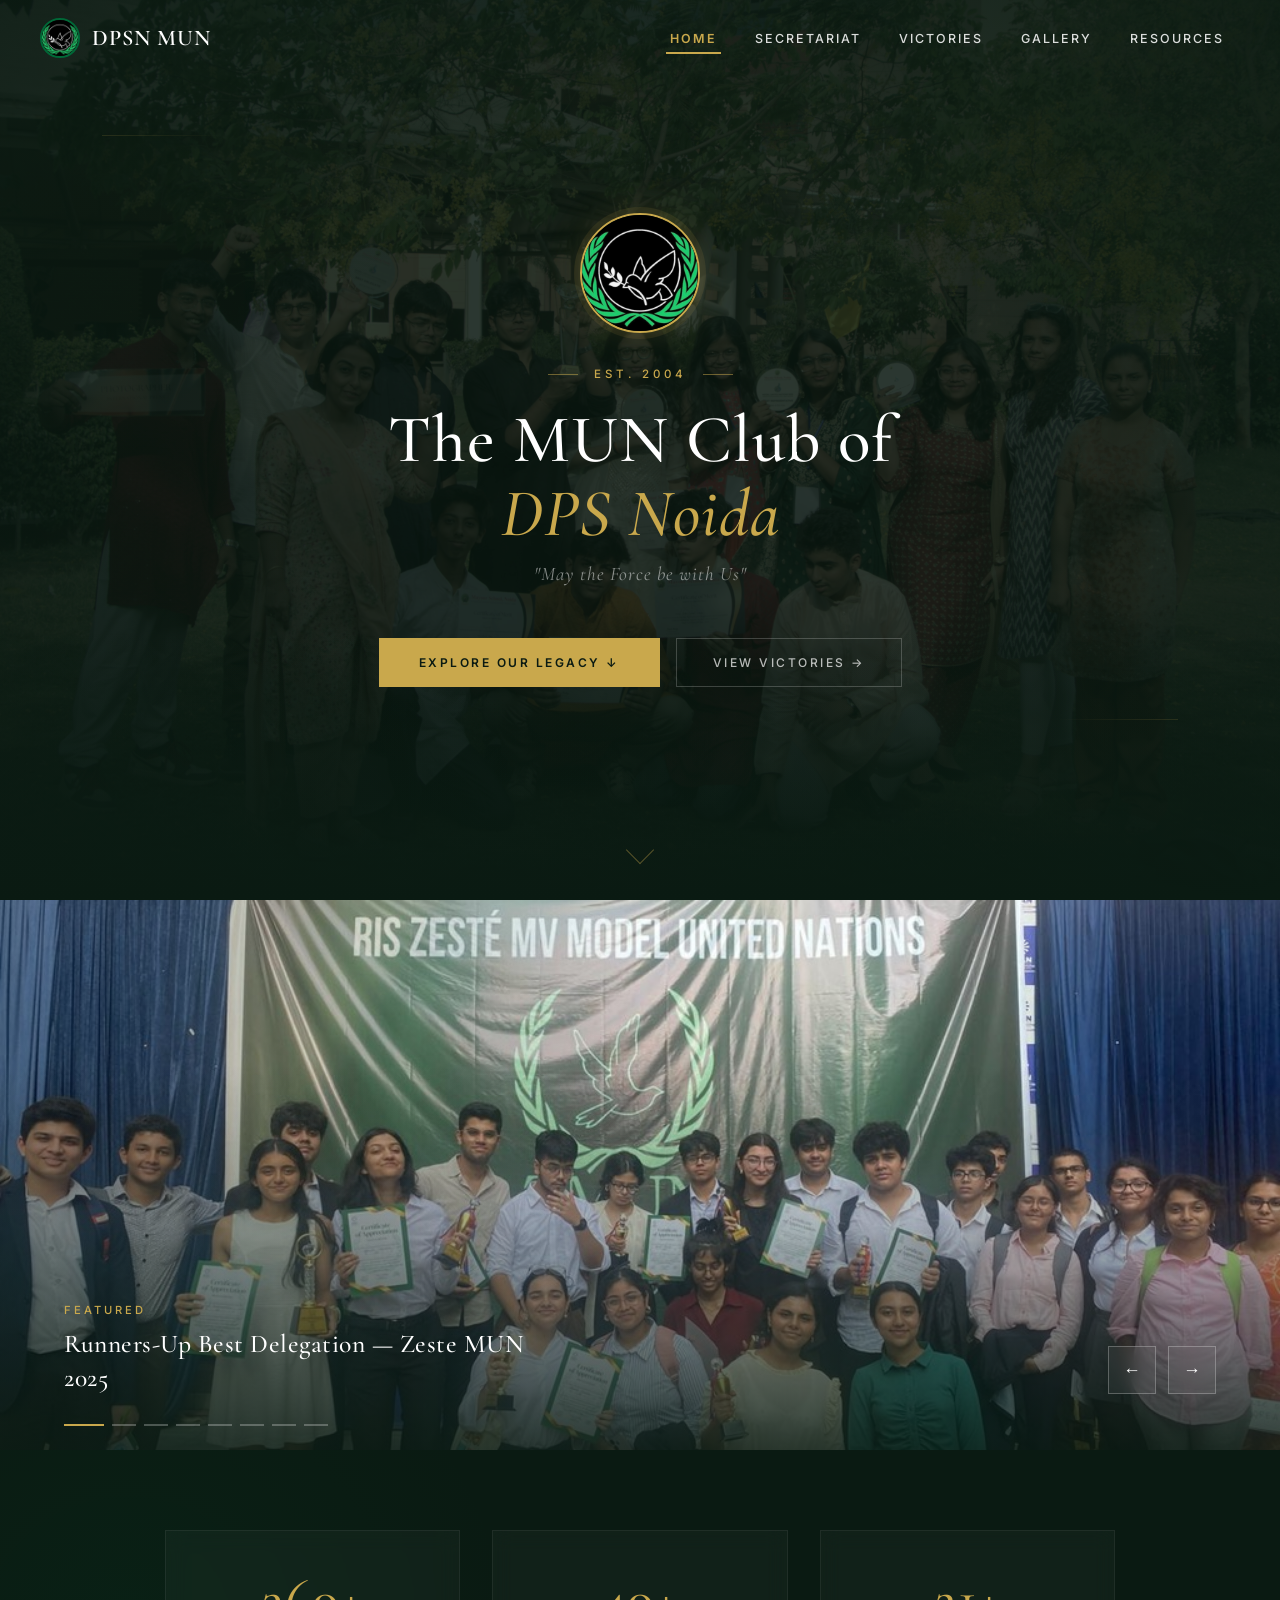
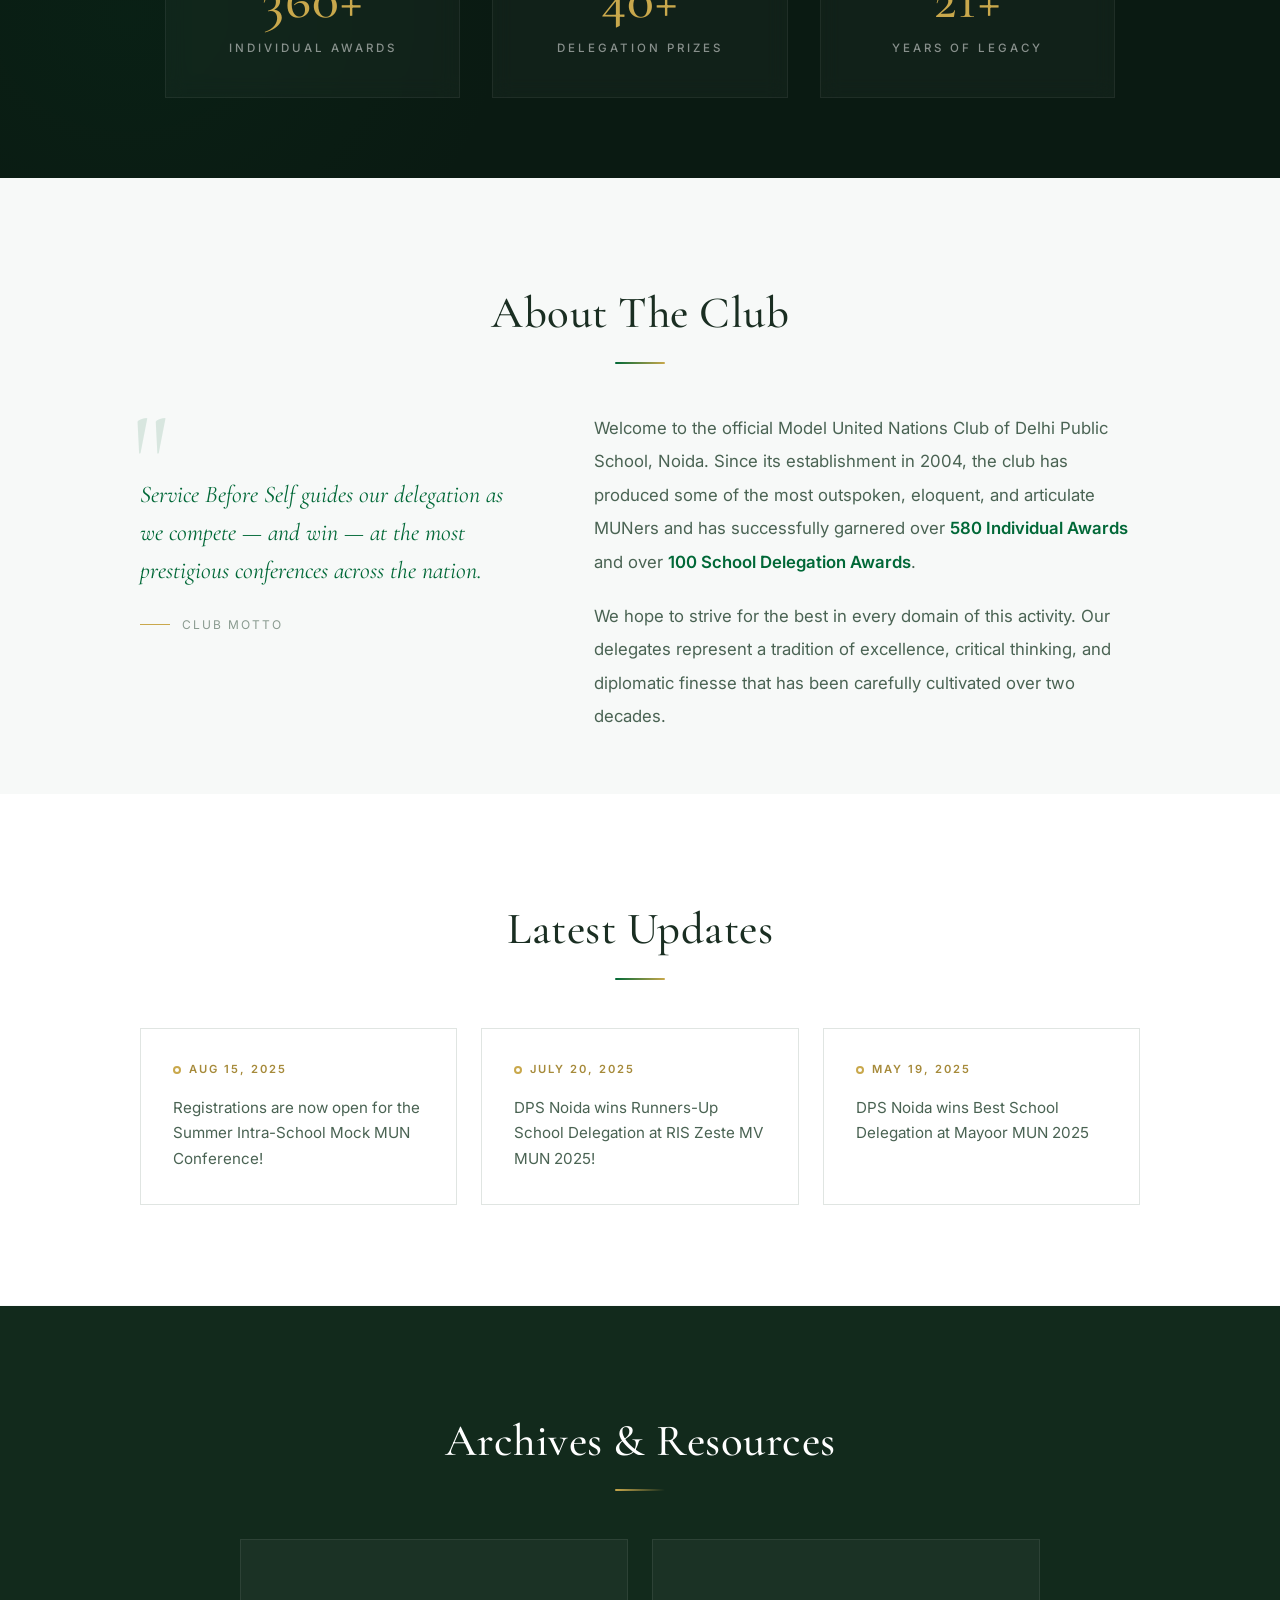
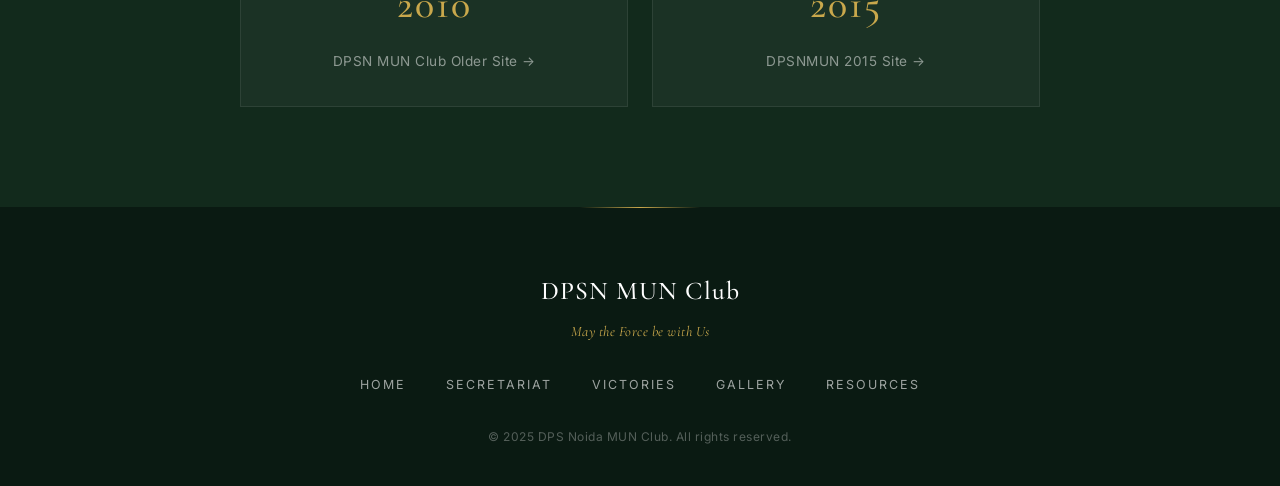
<file: index.html>
<!DOCTYPE html>
<html lang="en">

<head>
    <meta charset="UTF-8">
    <meta name="viewport" content="width=device-width, initial-scale=1.0">
    <title>DPS Noida MUN Club — Home</title>
    <meta name="description"
        content="Official website of the Model United Nations Club of Delhi Public School, Noida. 580+ awards, 100+ delegation prizes since 2004.">
    <link rel="stylesheet" href="styles.css">
    <style>
        /* === HERO — CINEMATIC DARK === */
        .hero {
            min-height: 100vh;
            display: flex;
            flex-direction: column;
            justify-content: center;
            align-items: center;
            text-align: center;
            position: relative;
            overflow: hidden;
            padding: 2rem;
            background: var(--dark-bg);
        }

        .hero-bg {
            position: absolute;
            inset: 0;
            z-index: 0;
        }

        .hero-bg img {
            width: 100%;
            height: 100%;
            object-fit: cover;
            opacity: 0.25;
            filter: brightness(0.6) saturate(0.7);
        }

        /* Vignette overlay for cinematic feel */
        .hero-bg::after {
            content: '';
            position: absolute;
            inset: 0;
            background:
                radial-gradient(ellipse at center, transparent 40%, rgba(10, 26, 18, 0.7) 100%),
                linear-gradient(to top, var(--dark-bg) 0%, transparent 30%);
        }

        /* Decorative gold line accents */
        .hero-accent-line {
            position: absolute;
            z-index: 1;
            opacity: 0.15;
        }

        .hero-accent-line.top {
            top: 15%;
            left: 8%;
            width: 120px;
            height: 1px;
            background: linear-gradient(90deg, var(--gold), transparent);
        }

        .hero-accent-line.bottom {
            bottom: 20%;
            right: 8%;
            width: 120px;
            height: 1px;
            background: linear-gradient(90deg, transparent, var(--gold));
        }

        .hero-logo {
            width: 120px;
            height: 120px;
            border-radius: 50%;
            object-fit: cover;
            border: 2px solid var(--gold);
            box-shadow:
                0 0 0 6px rgba(201, 168, 76, 0.1),
                0 0 40px rgba(201, 168, 76, 0.15);
            margin-bottom: 2rem;
            position: relative;
            z-index: 2;
            animation: logoPulse 4s ease-in-out infinite;
        }

        @keyframes logoPulse {

            0%,
            100% {
                box-shadow: 0 0 0 6px rgba(201, 168, 76, 0.1), 0 0 40px rgba(201, 168, 76, 0.15);
            }

            50% {
                box-shadow: 0 0 0 10px rgba(201, 168, 76, 0.05), 0 0 60px rgba(201, 168, 76, 0.2);
            }
        }

        .hero-overline {
            font-family: var(--font-body);
            font-size: 0.72rem;
            font-weight: 500;
            text-transform: uppercase;
            letter-spacing: 4px;
            color: var(--gold);
            margin-bottom: 1.25rem;
            position: relative;
            z-index: 2;
            display: flex;
            align-items: center;
            gap: 16px;
        }

        .hero-overline::before,
        .hero-overline::after {
            content: '';
            width: 30px;
            height: 1px;
            background: var(--gold);
            opacity: 0.5;
        }

        .hero-title {
            font-family: var(--font-editorial);
            font-size: 4.2rem;
            font-weight: 500;
            line-height: 1.1;
            margin-bottom: 0.5rem;
            position: relative;
            z-index: 2;
            color: #fff;
            letter-spacing: 1px;
        }

        .hero-title span {
            color: var(--gold);
            font-style: italic;
        }

        .hero-motto {
            font-family: var(--font-editorial);
            font-size: 1.2rem;
            color: rgba(255, 255, 255, 0.5);
            font-style: italic;
            position: relative;
            z-index: 2;
            margin-bottom: 3rem;
            letter-spacing: 1px;
        }

        .hero-cta-group {
            display: flex;
            gap: 1rem;
            align-items: center;
            position: relative;
            z-index: 2;
        }

        .hero-cta {
            display: inline-flex;
            align-items: center;
            gap: 8px;
            padding: 15px 40px;
            background: var(--gold);
            color: var(--dark-bg);
            text-decoration: none;
            font-weight: 600;
            font-size: 0.75rem;
            border-radius: 0;
            letter-spacing: 2.5px;
            text-transform: uppercase;
            transition: var(--transition);
            position: relative;
            z-index: 2;
        }

        .hero-cta:hover {
            transform: translateY(-2px);
            box-shadow: 0 8px 30px rgba(201, 168, 76, 0.3);
            background: var(--gold-light);
        }

        .hero-cta-ghost {
            display: inline-flex;
            align-items: center;
            gap: 8px;
            padding: 14px 36px;
            background: transparent;
            color: rgba(255, 255, 255, 0.7);
            text-decoration: none;
            font-weight: 500;
            font-size: 0.75rem;
            border: 1px solid rgba(255, 255, 255, 0.2);
            letter-spacing: 2.5px;
            text-transform: uppercase;
            transition: var(--transition);
        }

        .hero-cta-ghost:hover {
            border-color: var(--gold);
            color: var(--gold);
            transform: translateY(-2px);
        }

        .scroll-indicator {
            position: absolute;
            bottom: 2.5rem;
            left: 50%;
            transform: translateX(-50%);
            z-index: 2;
            animation: bounce 2.5s ease-in-out infinite;
        }

        .scroll-indicator span {
            display: block;
            width: 20px;
            height: 20px;
            border-right: 1px solid var(--gold);
            border-bottom: 1px solid var(--gold);
            transform: rotate(45deg);
            opacity: 0.4;
        }

        @keyframes bounce {

            0%,
            100% {
                transform: translateX(-50%) translateY(0);
            }

            50% {
                transform: translateX(-50%) translateY(10px);
            }
        }

        /* === CAROUSEL — FULL BLEED === */
        .carousel-section {
            padding: 0;
            max-width: 100%;
            background: var(--bg-off-white);
        }

        .carousel-container {
            position: relative;
            width: 100%;
            height: 550px;
            overflow: hidden;
        }

        .carousel-slide {
            position: absolute;
            inset: 0;
            opacity: 0;
            transition: opacity 1.5s ease-in-out;
        }

        .carousel-slide img {
            width: 100%;
            height: 100%;
            object-fit: cover;
        }

        .carousel-slide::after {
            content: '';
            position: absolute;
            inset: 0;
            background:
                linear-gradient(to top, rgba(10, 26, 18, 0.85) 0%, rgba(10, 26, 18, 0.3) 40%, transparent 70%),
                linear-gradient(to right, rgba(10, 26, 18, 0.4) 0%, transparent 50%);
        }

        .carousel-slide.active {
            opacity: 1;
        }

        .carousel-caption {
            position: absolute;
            bottom: 3.5rem;
            left: 4rem;
            z-index: 2;
            max-width: 500px;
        }

        .carousel-caption-label {
            font-family: var(--font-body);
            font-size: 0.7rem;
            font-weight: 500;
            text-transform: uppercase;
            letter-spacing: 3px;
            color: var(--gold);
            margin-bottom: 0.5rem;
        }

        .carousel-caption-text {
            font-family: var(--font-editorial);
            font-size: 1.6rem;
            color: #fff;
            font-weight: 500;
            line-height: 1.3;
            letter-spacing: 0.5px;
        }

        .carousel-nav {
            position: absolute;
            bottom: 3.5rem;
            right: 4rem;
            z-index: 2;
            display: flex;
            align-items: center;
            gap: 12px;
        }

        .carousel-arrow {
            width: 48px;
            height: 48px;
            border-radius: 0;
            border: 1px solid rgba(255, 255, 255, 0.25);
            background: rgba(255, 255, 255, 0.05);
            color: #fff;
            font-size: 1.1rem;
            cursor: pointer;
            display: flex;
            align-items: center;
            justify-content: center;
            transition: var(--transition);
            backdrop-filter: blur(10px);
        }

        .carousel-arrow:hover {
            border-color: var(--gold);
            color: var(--gold);
            background: rgba(201, 168, 76, 0.1);
        }

        .carousel-dots {
            position: absolute;
            bottom: 1.5rem;
            left: 4rem;
            z-index: 2;
            display: flex;
            gap: 8px;
        }

        .carousel-dot {
            width: 24px;
            height: 2px;
            background: rgba(255, 255, 255, 0.25);
            cursor: pointer;
            transition: var(--transition);
            border: none;
            border-radius: 0;
        }

        .carousel-dot.active {
            background: var(--gold);
            width: 40px;
        }

        /* === STATS — DARK GLASS === */
        .stats-section {
            padding: 80px 2rem;
            background: var(--dark-bg);
            position: relative;
            overflow: hidden;
        }

        .stats-section::before {
            content: '';
            position: absolute;
            top: -50%;
            left: -20%;
            width: 60%;
            height: 200%;
            background: radial-gradient(ellipse, rgba(0, 104, 55, 0.08) 0%, transparent 70%);
            pointer-events: none;
        }

        .stats-grid {
            display: flex;
            justify-content: center;
            gap: 2rem;
            max-width: 950px;
            margin: 0 auto;
            flex-wrap: wrap;
        }

        .stat-item {
            text-align: center;
            padding: 2.5rem 3rem;
            background: rgba(255, 255, 255, 0.03);
            border: 1px solid rgba(255, 255, 255, 0.06);
            backdrop-filter: blur(10px);
            transition: var(--transition);
            flex: 1;
            min-width: 200px;
        }

        .stat-item:hover {
            background: rgba(255, 255, 255, 0.06);
            border-color: rgba(201, 168, 76, 0.15);
            transform: translateY(-3px);
        }

        .stat-number {
            font-family: var(--font-editorial);
            font-size: 3.5rem;
            font-weight: 500;
            color: var(--gold);
            line-height: 1;
            margin-bottom: 0.75rem;
            letter-spacing: 1px;
        }

        .stat-label {
            color: rgba(255, 255, 255, 0.5);
            font-size: 0.72rem;
            text-transform: uppercase;
            letter-spacing: 3px;
            font-weight: 500;
        }

        /* === ABOUT — EDITORIAL === */
        .about-section {
            background: var(--bg-off-white);
        }

        .about-layout {
            display: grid;
            grid-template-columns: 1fr 1.4fr;
            gap: 4rem;
            max-width: 1000px;
            margin: 0 auto;
            align-items: start;
        }

        .about-quote-side {
            position: relative;
            padding: 2rem 0;
        }

        .about-quote-mark {
            font-family: var(--font-editorial);
            font-size: 8rem;
            line-height: 1;
            color: var(--dps-green);
            opacity: 0.12;
            position: absolute;
            top: -1rem;
            left: -0.5rem;
        }

        .about-quote-text {
            font-family: var(--font-editorial);
            font-size: 1.5rem;
            font-style: italic;
            color: var(--dps-green);
            line-height: 1.6;
            position: relative;
            z-index: 1;
            margin-top: 2rem;
        }

        .about-quote-attr {
            font-family: var(--font-body);
            font-size: 0.75rem;
            text-transform: uppercase;
            letter-spacing: 2px;
            color: var(--text-muted);
            margin-top: 1.5rem;
            display: flex;
            align-items: center;
            gap: 12px;
        }

        .about-quote-attr::before {
            content: '';
            width: 30px;
            height: 1px;
            background: var(--gold);
        }

        .about-content-side p {
            font-size: 1.05rem;
            line-height: 2;
            color: var(--text-secondary);
        }

        .about-content-side p+p {
            margin-top: 1.25rem;
        }

        .about-content-side .highlight-stat {
            display: inline-flex;
            align-items: center;
            gap: 4px;
            font-weight: 600;
            color: var(--dps-green);
        }

        /* === NEWS === */
        .news-section {
            background: var(--bg-white);
        }

        .news-grid {
            display: grid;
            grid-template-columns: repeat(auto-fill, minmax(300px, 1fr));
            gap: 1.5rem;
            max-width: 1000px;
            margin: 0 auto;
        }

        .news-card {
            background: var(--bg-white);
            border: 1px solid var(--border-light);
            padding: 2rem;
            transition: var(--transition);
            position: relative;
            overflow: hidden;
        }

        .news-card::before {
            content: '';
            position: absolute;
            top: 0;
            left: 0;
            width: 3px;
            height: 0;
            background: linear-gradient(to bottom, var(--dps-green), var(--gold));
            transition: height 0.4s ease;
        }

        .news-card:hover::before {
            height: 100%;
        }

        .news-card:hover {
            transform: translateY(-4px);
            box-shadow: var(--shadow-dramatic);
            border-color: transparent;
        }

        .news-date {
            color: var(--gold-dark);
            font-size: 0.7rem;
            font-weight: 600;
            text-transform: uppercase;
            letter-spacing: 2px;
            margin-bottom: 1rem;
            display: flex;
            align-items: center;
            gap: 8px;
        }

        .news-date::before {
            content: '';
            width: 8px;
            height: 8px;
            border: 2px solid var(--gold);
            border-radius: 50%;
            flex-shrink: 0;
        }

        .news-text {
            color: var(--text-secondary);
            font-size: 0.95rem;
            line-height: 1.7;
        }

        /* === ARCHIVES — DARK ELEGANT === */
        .archives-section {
            background: var(--dark-bg-lighter);
            padding: 100px 2rem;
        }

        .archives-section .section-title {
            color: #fff;
        }

        .archives-section .section-divider {
            background: linear-gradient(90deg, var(--gold), transparent);
        }

        .archives-grid {
            display: grid;
            grid-template-columns: repeat(auto-fill, minmax(280px, 1fr));
            gap: 1.5rem;
            max-width: 800px;
            margin: 0 auto;
        }

        .archive-card {
            background: rgba(255, 255, 255, 0.04);
            border: 1px solid rgba(255, 255, 255, 0.08);
            padding: 2rem;
            text-align: center;
            transition: var(--transition);
        }

        .archive-card:hover {
            border-color: var(--gold);
            transform: translateY(-3px);
            box-shadow: 0 12px 40px rgba(0, 0, 0, 0.3);
            background: rgba(255, 255, 255, 0.06);
        }

        .archive-year {
            font-family: var(--font-editorial);
            font-size: 2.5rem;
            font-weight: 500;
            color: var(--gold);
            margin-bottom: 0.75rem;
            letter-spacing: 2px;
        }

        .archive-link {
            color: rgba(255, 255, 255, 0.5);
            text-decoration: none;
            font-size: 0.85rem;
            transition: var(--transition);
            letter-spacing: 0.5px;
        }

        .archive-link:hover {
            color: var(--gold);
        }

        /* === RESPONSIVE === */
        @media (max-width: 768px) {
            .hero {
                padding: 1.5rem;
                min-height: 100vh;
            }

            .hero-title {
                font-size: 2.6rem;
            }

            .hero-overline {
                font-size: 0.65rem;
                letter-spacing: 3px;
            }

            .hero-motto {
                font-size: 1rem;
                margin-bottom: 2rem;
            }

            .hero-logo {
                width: 90px;
                height: 90px;
                margin-bottom: 1.5rem;
            }

            .hero-cta-group {
                flex-direction: column;
                gap: 0.75rem;
            }

            .hero-cta,
            .hero-cta-ghost {
                padding: 12px 28px;
                font-size: 0.7rem;
            }

            .hero-accent-line {
                display: none;
            }

            .carousel-container {
                height: 300px;
            }

            .carousel-caption {
                left: 1.5rem;
                bottom: 2.5rem;
            }

            .carousel-caption-text {
                font-size: 1.1rem;
            }

            .carousel-caption-label {
                font-size: 0.6rem;
            }

            .carousel-nav {
                right: 1.5rem;
                bottom: 2.5rem;
            }

            .carousel-arrow {
                width: 36px;
                height: 36px;
                font-size: 0.85rem;
            }

            .carousel-dots {
                left: 1.5rem;
            }

            .stats-section {
                padding: 50px 1rem;
            }

            .stats-grid {
                gap: 1rem;
            }

            .stat-item {
                padding: 1.5rem 1rem;
            }

            .stat-number {
                font-size: 2.5rem;
            }

            .stat-label {
                font-size: 0.65rem;
                letter-spacing: 2px;
            }

            .about-layout {
                grid-template-columns: 1fr;
                gap: 2rem;
            }

            .about-quote-text {
                font-size: 1.25rem;
            }

            .about-content-side p {
                font-size: 0.95rem;
                line-height: 1.8;
            }

            .news-grid {
                grid-template-columns: 1fr;
                gap: 1rem;
            }

            .news-card {
                padding: 1.5rem;
            }

            .archives-section {
                padding: 50px 1rem;
            }

            .archives-grid {
                grid-template-columns: 1fr;
                gap: 1rem;
            }

            .archive-year {
                font-size: 2rem;
            }
        }

        @media (max-width: 480px) {
            .hero-title {
                font-size: 2rem;
            }

            .hero-logo {
                width: 75px;
                height: 75px;
                border-width: 1.5px;
            }

            .carousel-container {
                height: 240px;
            }

            .carousel-caption {
                left: 1rem;
                bottom: 2rem;
            }

            .carousel-nav {
                display: none;
            }

            .carousel-dots {
                left: 1rem;
                bottom: 1rem;
            }

            .carousel-dot {
                width: 16px;
            }

            .carousel-dot.active {
                width: 28px;
            }

            .stats-grid {
                flex-direction: column;
                gap: 0.75rem;
            }

            .stat-item {
                padding: 1.25rem 1rem;
            }

            .stat-number {
                font-size: 2.2rem;
            }

            .about-quote-mark {
                font-size: 5rem;
            }

            .scroll-indicator {
                display: none;
            }
        }

        /* === PAGE-FLIP SCROLL ANIMATION === */
        .flip-section {
            perspective: 1200px;
            transform-origin: top center;
            transform: rotateX(-4deg) translateY(40px);
            opacity: 0;
            transition: transform 0.9s cubic-bezier(0.23, 1, 0.32, 1), opacity 0.7s ease;
            will-change: transform, opacity;
        }

        .flip-section.flip-visible {
            transform: rotateX(0deg) translateY(0);
            opacity: 1;
        }
    </style>
</head>

<body>

    <nav class="nav-transparent" id="mainNav">
        <div class="nav-container">
            <a href="index.html" class="nav-logo">
                <img src="MUN_Logo.jpeg" alt="Logo"> DPSN MUN
            </a>
            <div class="menu-toggle" onclick="toggleMenu()">&#9776;</div>
            <ul class="nav-links" id="navLinks">
                <li><a href="index.html" class="active">Home</a></li>
                <li><a href="members.html">Secretariat</a></li>
                <li><a href="victories.html">Victories</a></li>
                <li><a href="gallery.html">Gallery</a></li>
                <li><a href="resources.html">Resources</a></li>
            </ul>
        </div>
    </nav>

    <!-- HERO — CINEMATIC -->
    <section class="hero">
        <div class="hero-bg">
            <img src="PHOTO-2025-05-17-21-51-23.jpg" alt="DPS Noida MUN Club">
        </div>
        <div class="hero-accent-line top"></div>
        <div class="hero-accent-line bottom"></div>
        <img src="MUN_Logo.jpeg" alt="DPS Noida MUN Club Logo" class="hero-logo">
        <div class="hero-overline">Est. 2004</div>
        <h1 class="hero-title">The MUN Club of<br><span>DPS Noida</span></h1>
        <p class="hero-motto">"May the Force be with Us"</p>
        <div class="hero-cta-group">
            <a href="#about" class="hero-cta">Explore Our Legacy ↓</a>
            <a href="victories.html" class="hero-cta-ghost">View Victories →</a>
        </div>
        <div class="scroll-indicator"><span></span></div>
    </section>

    <!-- CAROUSEL — FULL BLEED -->
    <div class="carousel-section">
        <div class="carousel-container" id="carousel"></div>
    </div>

    <!-- STATS — DARK GLASS -->
    <div class="stats-section">
        <div class="stats-grid">
            <div class="stat-item reveal">
                <div class="stat-number" data-target="580">0</div>
                <div class="stat-label">Individual Awards</div>
            </div>
            <div class="stat-item reveal">
                <div class="stat-number" data-target="100">0</div>
                <div class="stat-label">Delegation Prizes</div>
            </div>
            <div class="stat-item reveal">
                <div class="stat-number" data-target="21">0</div>
                <div class="stat-label">Years of Legacy</div>
            </div>
        </div>
    </div>

    <!-- ABOUT — EDITORIAL -->
    <section class="about-section" id="about">
        <div class="section" style="padding-bottom: 60px;">
            <h2 class="section-title reveal">About The Club</h2>
            <div class="section-divider reveal"></div>
            <div class="about-layout">
                <div class="about-quote-side reveal-left">
                    <div class="about-quote-mark">"</div>
                    <p class="about-quote-text">
                        Service Before Self guides our delegation as we compete — and win — at the most prestigious
                        conferences across the nation.
                    </p>
                    <div class="about-quote-attr">Club Motto</div>
                </div>
                <div class="about-content-side reveal-right">
                    <p>
                        Welcome to the official Model United Nations Club of Delhi Public School, Noida.
                        Since its establishment in 2004, the club has produced some of the most outspoken, eloquent,
                        and articulate MUNers and has successfully garnered over
                        <span class="highlight-stat">580 Individual Awards</span> and over
                        <span class="highlight-stat">100 School Delegation Awards</span>.
                    </p>
                    <p>
                        We hope to strive for the best in every domain of this activity. Our delegates represent
                        a tradition of excellence, critical thinking, and diplomatic finesse that has been carefully
                        cultivated over two decades.
                    </p>
                </div>
            </div>
        </div>
    </section>

    <!-- LATEST UPDATES -->
    <section class="news-section">
        <div class="section">
            <h2 class="section-title reveal">Latest Updates</h2>
            <div class="section-divider reveal"></div>
            <div class="news-grid" id="news-root"></div>
        </div>
    </section>

    <!-- ARCHIVES -->
    <div class="archives-section">
        <div class="section" style="padding-top: 0; padding-bottom: 0;">
            <h2 class="section-title reveal">Archives & Resources</h2>
            <div class="section-divider reveal"></div>
            <div class="archives-grid" id="archives-root"></div>
        </div>
    </div>

    <!-- FOOTER -->
    <footer>
        <div class="footer-content">
            <div class="footer-logo">DPSN MUN Club</div>
            <div class="footer-tagline">May the Force be with Us</div>
            <div class="footer-links">
                <a href="index.html">Home</a>
                <a href="members.html">Secretariat</a>
                <a href="victories.html">Victories</a>
                <a href="gallery.html">Gallery</a>
                <a href="resources.html">Resources</a>
            </div>
            <div class="footer-copy">&copy; 2025 DPS Noida MUN Club. All rights reserved.</div>
        </div>
    </footer>

    <script>
        function toggleMenu() {
            document.getElementById('navLinks').classList.toggle('active');
        }

        // Carousel
        const carouselData = [
            { url: "ZESTE25_MUN.jpeg", caption: "Runners-Up Best Delegation — Zeste MUN 2025" },
            { url: "Mayoor_MUN.jpeg", caption: "Best School Delegation — Mayoor MUN 2025" },
            { url: "IMG_1726.jpeg", caption: "Mock MUN 2025 — Summer Edition" },
            { url: "PHOTO-2025-05-17-21-51-23.jpg", caption: "Club Photo — Mayoor MUN 2025" },
            { url: "Novices23.jpg", caption: "Strong Performance — Novices MUN 2023" },
            { url: "Columban23.jpg", caption: "Best Delegation — Columban MUN 2023" },
            { url: "PHOTO-2024-08-12-20-12-38.jpg", caption: "Columban MUN 2024" },
            { url: "IMG_4637.JPEG", caption: "Mayoor MUN 2025" }
        ];

        const carouselEl = document.getElementById('carousel');
        let slidesHTML = '';
        let dotsHTML = '<div class="carousel-dots">';
        let navHTML = '<div class="carousel-nav"><button class="carousel-arrow" id="prevBtn">&#8592;</button><button class="carousel-arrow" id="nextBtn">&#8594;</button></div>';

        carouselData.forEach((s, i) => {
            slidesHTML += `
                <div class="carousel-slide ${i === 0 ? 'active' : ''}">
                    <img src="${s.url}" alt="${s.caption}">
                    <div class="carousel-caption">
                        <div class="carousel-caption-label">Featured</div>
                        <div class="carousel-caption-text">${s.caption}</div>
                    </div>
                </div>`;
            dotsHTML += `<button class="carousel-dot ${i === 0 ? 'active' : ''}" data-index="${i}"></button>`;
        });
        dotsHTML += '</div>';
        carouselEl.innerHTML = slidesHTML + dotsHTML + navHTML;

        const slides = carouselEl.querySelectorAll('.carousel-slide');
        const dots = carouselEl.querySelectorAll('.carousel-dot');
        let currentSlide = 0;
        let slideInterval;

        function goToSlide(n) {
            slides[currentSlide].classList.remove('active');
            dots[currentSlide].classList.remove('active');
            currentSlide = n;
            slides[currentSlide].classList.add('active');
            dots[currentSlide].classList.add('active');
        }

        function nextSlide() { goToSlide((currentSlide + 1) % slides.length); }
        function prevSlide() { goToSlide((currentSlide - 1 + slides.length) % slides.length); }

        dots.forEach(dot => {
            dot.addEventListener('click', () => {
                clearInterval(slideInterval);
                goToSlide(parseInt(dot.dataset.index));
                slideInterval = setInterval(nextSlide, 5000);
            });
        });

        document.getElementById('prevBtn').addEventListener('click', () => {
            clearInterval(slideInterval);
            prevSlide();
            slideInterval = setInterval(nextSlide, 5000);
        });

        document.getElementById('nextBtn').addEventListener('click', () => {
            clearInterval(slideInterval);
            nextSlide();
            slideInterval = setInterval(nextSlide, 5000);
        });

        slideInterval = setInterval(nextSlide, 5000);

        // News
        const newsDatabase = [
            { date: "Aug 15, 2025", text: "Registrations are now open for the Summer Intra-School Mock MUN Conference!" },
            { date: "July 20, 2025", text: "DPS Noida wins Runners-Up School Delegation at RIS Zeste MV MUN 2025!" },
            { date: "May 19, 2025", text: "DPS Noida wins Best School Delegation at Mayoor MUN 2025" }
        ];

        const newsRoot = document.getElementById('news-root');
        newsDatabase.forEach((item, i) => {
            const card = document.createElement('div');
            card.className = 'news-card reveal';
            card.style.transitionDelay = (i * 0.12) + 's';
            card.innerHTML = `<div class="news-date">${item.date}</div><div class="news-text">${item.text}</div>`;
            newsRoot.appendChild(card);
        });

        // Archives
        const archivesDatabase = [
            { year: "2010", title: "DPSN MUN Club Older Site", url: "https://dpsnmun.weebly.com/members.html" },
            { year: "2015", title: "DPSNMUN 2015 Site", url: "https://mrigankswork.github.io/dpsnmun.github.io/details.html" }
        ];

        const archivesRoot = document.getElementById('archives-root');
        archivesDatabase.forEach((item, i) => {
            const card = document.createElement('div');
            card.className = 'archive-card reveal';
            card.style.transitionDelay = (i * 0.12) + 's';
            card.innerHTML = `<div class="archive-year">${item.year}</div><a href="${item.url}" class="archive-link" target="_blank">${item.title} →</a>`;
            archivesRoot.appendChild(card);
        });

        // Scroll reveal
        const observer = new IntersectionObserver((entries) => {
            entries.forEach(entry => { if (entry.isIntersecting) entry.target.classList.add('visible'); });
        }, { threshold: 0.1, rootMargin: '0px 0px -40px 0px' });
        document.querySelectorAll('.reveal, .reveal-left, .reveal-right').forEach(el => observer.observe(el));

        // Stat counter
        const statObserver = new IntersectionObserver((entries) => {
            entries.forEach(entry => {
                if (entry.isIntersecting) {
                    const el = entry.target;
                    const target = parseInt(el.dataset.target);
                    let current = 0;
                    const step = Math.max(1, Math.floor(target / 60));
                    const timer = setInterval(() => {
                        current += step;
                        if (current >= target) { current = target; clearInterval(timer); }
                        el.textContent = current + '+';
                    }, 25);
                    statObserver.unobserve(el);
                }
            });
        }, { threshold: 0.5 });
        document.querySelectorAll('.stat-number').forEach(el => statObserver.observe(el));

        // Nav: transparent over hero, solid when scrolled
        const nav = document.getElementById('mainNav');
        const hero = document.querySelector('.hero');
        function updateNav() {
            const heroBottom = hero.getBoundingClientRect().bottom;
            if (heroBottom <= 76) {
                nav.classList.remove('nav-transparent');
                nav.style.boxShadow = '0 4px 20px rgba(0, 20, 10, 0.08)';
            } else {
                nav.classList.add('nav-transparent');
                nav.style.boxShadow = 'none';
            }
        }
        window.addEventListener('scroll', updateNav);
        updateNav();

        // Page-flip scroll animation
        const flipSections = document.querySelectorAll('.carousel-section, .stats-section, .about-section, .news-section');
        const flipObserver = new IntersectionObserver((entries) => {
            entries.forEach(entry => {
                if (entry.isIntersecting) {
                    entry.target.classList.add('flip-visible');
                }
            });
        }, { threshold: 0.08 });
        flipSections.forEach(s => {
            s.classList.add('flip-section');
            flipObserver.observe(s);
        });
    </script>
</body>

</html>
</file>
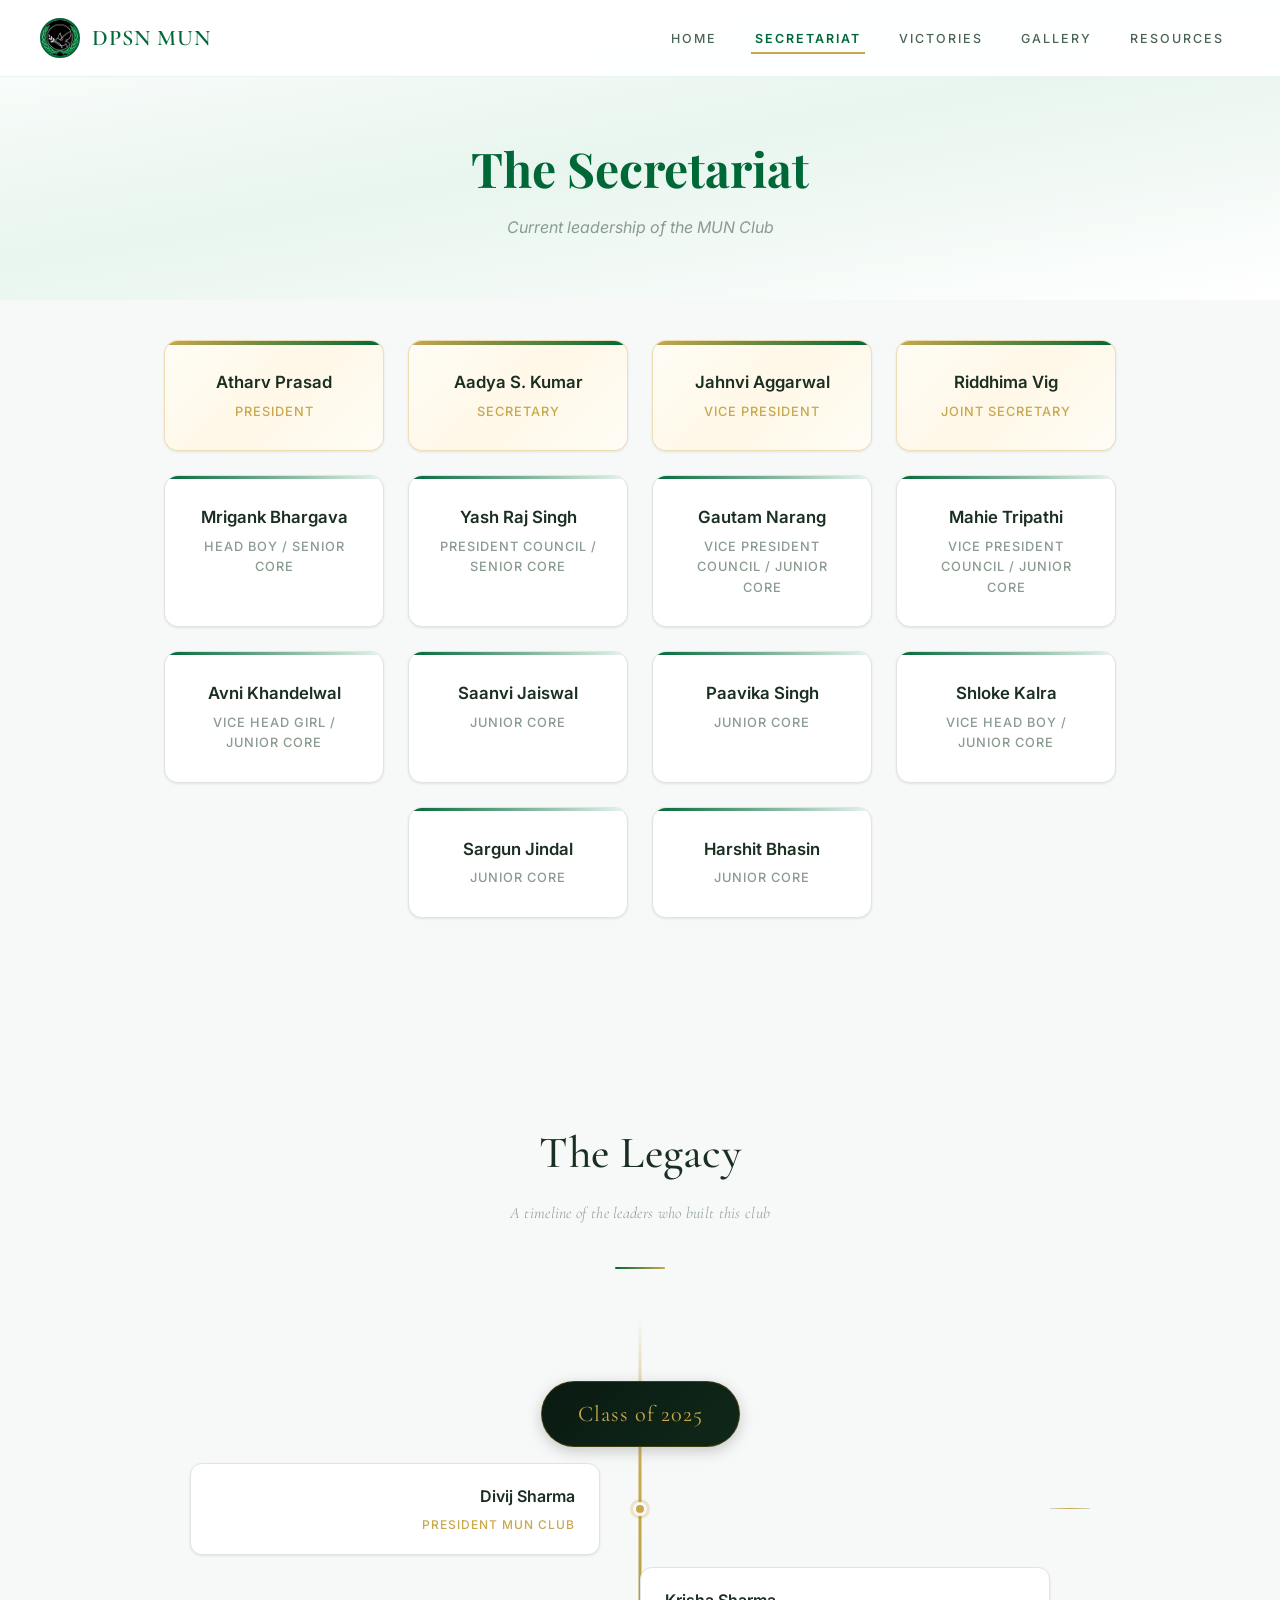
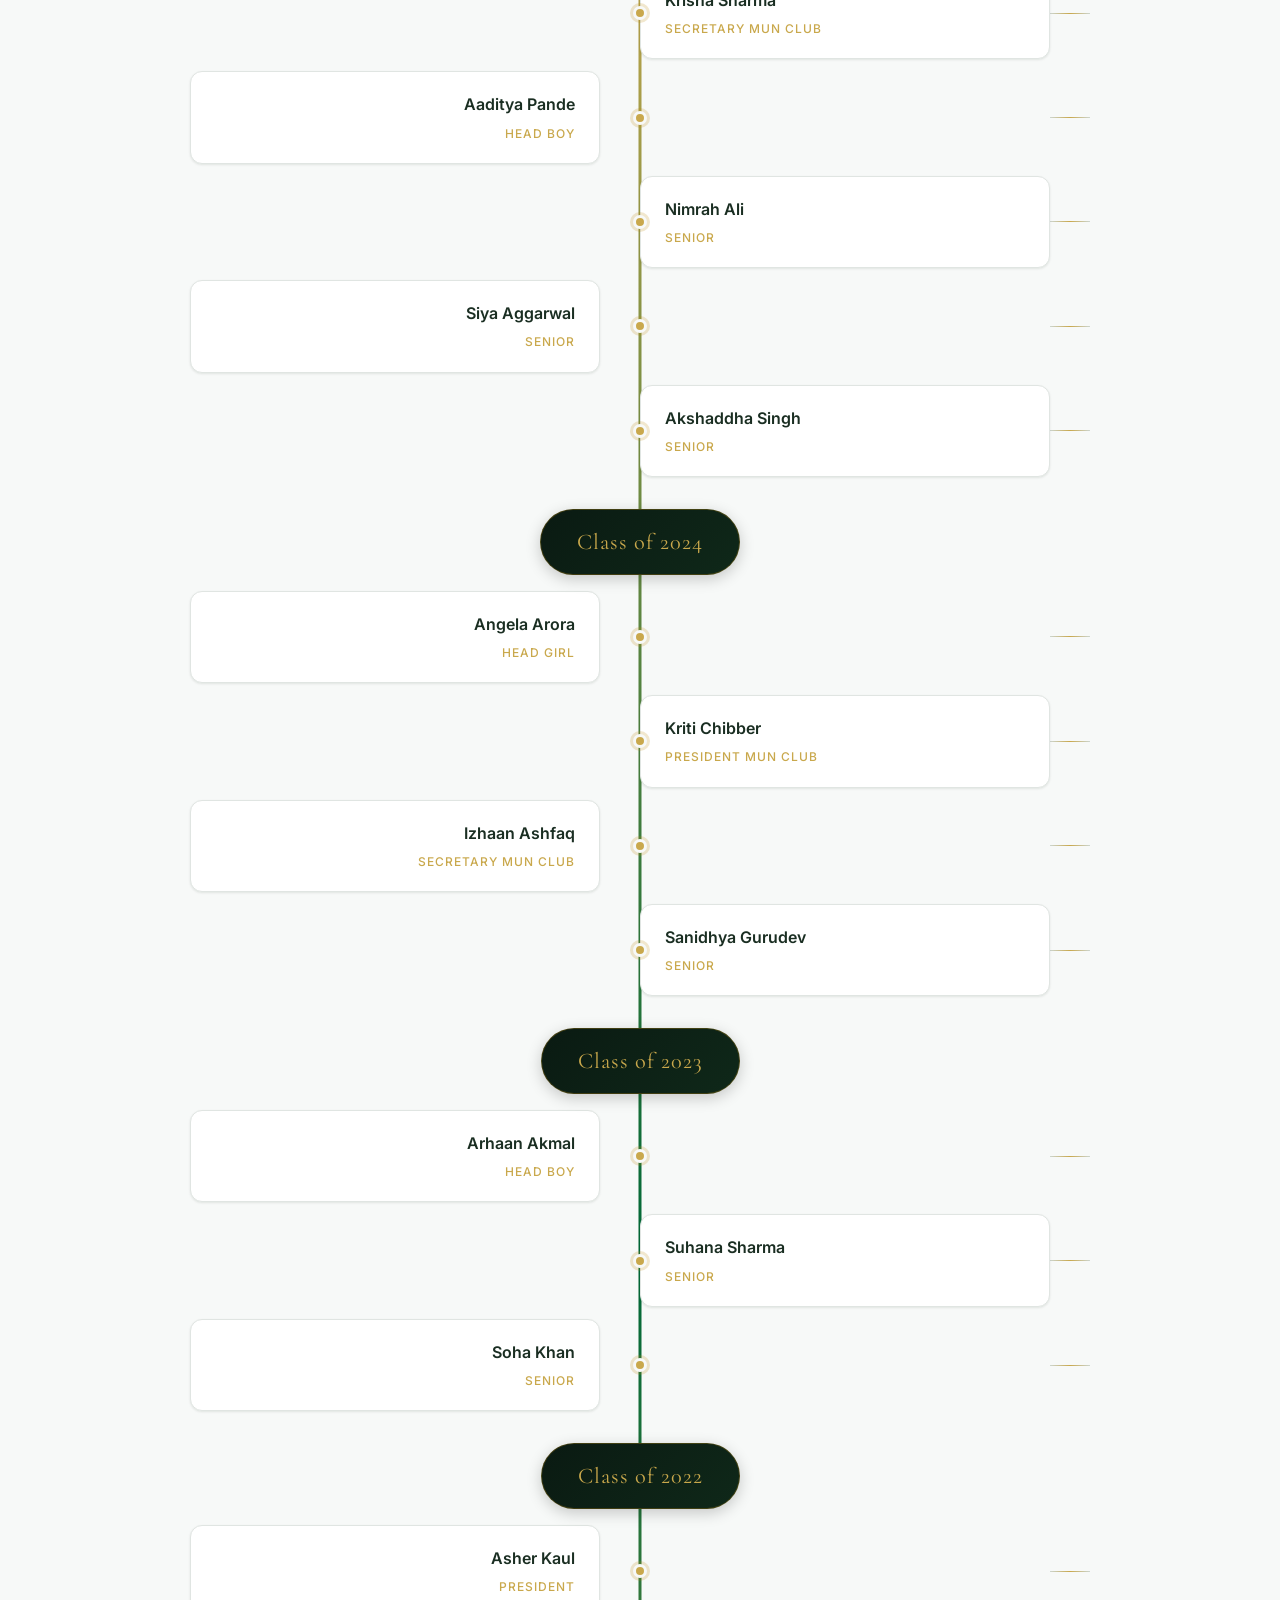
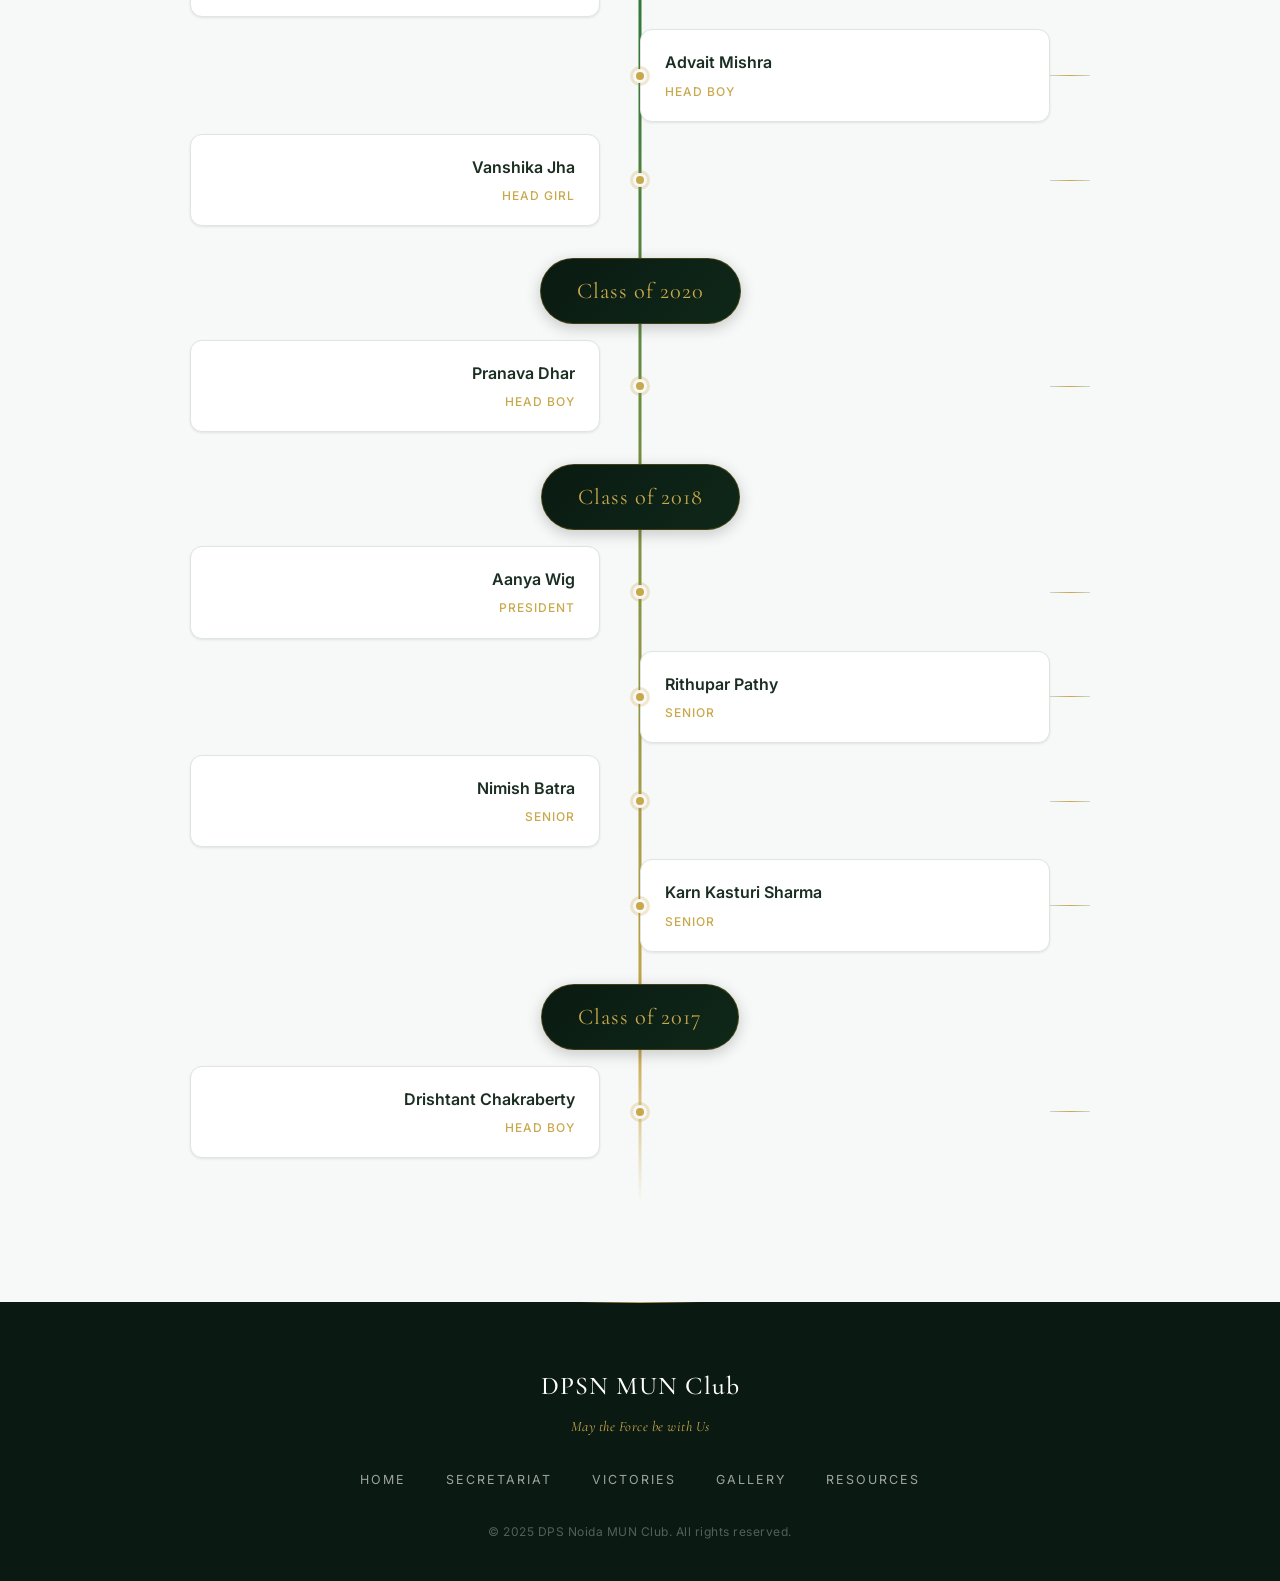
<file: members.html>
<!DOCTYPE html>
<html lang="en">

<head>
    <meta charset="UTF-8">
    <meta name="viewport" content="width=device-width, initial-scale=1.0">
    <title>Secretariat — DPS Noida MUN Club</title>
    <meta name="description" content="Meet the Secretariat and Alumni of the DPS Noida MUN Club.">
    <link rel="stylesheet" href="styles.css">
    <style>
        /* === PAGE HEADER === */
        .page-header {
            padding: 130px 2rem 60px 2rem;
            text-align: center;
            background: linear-gradient(170deg, #fff 0%, var(--dps-green-pale) 50%, #fff 100%);
            position: relative;
        }

        .page-header h1 {
            font-family: var(--font-display);
            font-size: 3rem;
            font-weight: 700;
            color: var(--dps-green);
            position: relative;
        }

        .page-header p {
            color: var(--text-muted);
            font-style: italic;
            margin-top: 0.5rem;
        }

        /* === SECRETARIAT GRID === */
        .secretariat-grid {
            display: flex;
            flex-wrap: wrap;
            justify-content: center;
            gap: 1.5rem;
            max-width: 1100px;
            margin: 0 auto;
        }

        .member-card {
            flex: 0 1 220px;
            max-width: 260px;
            background: var(--bg-white);
            border: 1px solid var(--border-light);
            border-radius: 14px;
            padding: 1.75rem 1.5rem;
            text-align: center;
            position: relative;
            overflow: hidden;
            transition: var(--transition);
            box-shadow: var(--shadow-sm);
        }

        .member-card::before {
            content: '';
            position: absolute;
            top: 0;
            left: 0;
            right: 0;
            height: 3px;
            background: linear-gradient(90deg, var(--dps-green), var(--dps-green-pale));
        }

        .member-card:hover {
            transform: translateY(-5px);
            box-shadow: var(--shadow-md);
            border-color: var(--border-medium);
        }

        .member-name {
            font-weight: 600;
            font-size: 1.05rem;
            color: var(--text-primary);
            margin-bottom: 0.35rem;
        }

        .member-role {
            color: var(--text-muted);
            font-size: 0.8rem;
            text-transform: uppercase;
            letter-spacing: 1px;
            font-weight: 500;
        }

        /* Council members (first 4) get gold highlight */
        .council-member {
            background: linear-gradient(135deg, #fefcf5 0%, #fff8e8 50%, #fefcf5 100%);
            border-color: rgba(184, 134, 11, 0.25);
        }

        .council-member::before {
            height: 4px;
            background: linear-gradient(90deg, var(--gold, #b8860b), var(--dps-green));
        }

        .council-member .member-role {
            color: var(--gold, #b8860b);
        }

        .council-member:hover {
            border-color: var(--gold, #b8860b);
            box-shadow: 0 8px 25px rgba(184, 134, 11, 0.12);
        }

        /* === LEGACY SECTION TITLE === */
        .legacy-section .section-title {
            font-family: var(--font-editorial, var(--font-display));
        }

        .legacy-section .section-subtitle {
            color: var(--text-muted);
            font-style: italic;
            font-family: var(--font-editorial, var(--font-display));
        }

        /* === TIMELINE === */
        .timeline-container {
            position: relative;
            max-width: 900px;
            margin: 0 auto;
            padding: 2rem 0;
        }

        .timeline-line {
            position: absolute;
            top: 0;
            bottom: 0;
            left: 50%;
            width: 3px;
            background: linear-gradient(to bottom, transparent, var(--gold) 5%, var(--dps-green) 50%, var(--gold) 95%, transparent);
            transform: translateX(-50%);
            border-radius: 3px;
        }

        .timeline-year {
            position: relative;
            text-align: center;
            margin: 2rem 0 1rem 0;
            z-index: 2;
        }

        .year-badge {
            display: inline-block;
            background: linear-gradient(135deg, var(--dark-bg, #0a1a0e) 0%, #0f2819 100%);
            color: var(--gold);
            font-family: var(--font-editorial, var(--font-display));
            font-size: 1.4rem;
            font-weight: 400;
            padding: 14px 36px;
            border-radius: 50px;
            box-shadow: 0 4px 15px rgba(0, 0, 0, 0.2);
            letter-spacing: 1px;
            border: 1px solid rgba(184, 134, 11, 0.3);
        }

        .timeline-item {
            display: flex;
            align-items: center;
            margin-bottom: 0.75rem;
            position: relative;
        }

        .timeline-item.left {
            flex-direction: row;
        }

        .timeline-item.right {
            flex-direction: row-reverse;
        }

        .timeline-card {
            flex: 0 0 calc(50% - 40px);
            background: var(--bg-white);
            border: 1px solid var(--border-light);
            border-radius: 12px;
            padding: 1.25rem 1.5rem;
            transition: var(--transition);
            box-shadow: var(--shadow-sm);
        }

        .timeline-item.left .timeline-card {
            margin-right: auto;
            text-align: right;
        }

        .timeline-item.right .timeline-card {
            margin-left: auto;
            text-align: left;
        }

        .timeline-card:hover {
            border-color: var(--gold);
            transform: translateY(-2px);
            box-shadow: 0 6px 20px rgba(184, 134, 11, 0.12);
        }

        .timeline-card .member-name {
            font-size: 1rem;
        }

        .timeline-card .member-role {
            font-size: 0.75rem;
            color: var(--gold, var(--text-muted));
        }

        .timeline-dot {
            position: absolute;
            left: 50%;
            transform: translateX(-50%);
            width: 14px;
            height: 14px;
            background: var(--gold);
            border: 3px solid var(--bg-off-white);
            border-radius: 50%;
            z-index: 2;
            box-shadow: 0 0 0 3px rgba(184, 134, 11, 0.2);
        }

        .timeline-connector {
            flex: 0 0 40px;
            height: 1px;
            background: linear-gradient(90deg, var(--border-medium), var(--gold), var(--border-medium));
        }

        /* === MOBILE === */
        @media (max-width: 768px) {
            .page-header {
                padding: 110px 1rem 50px 1rem;
            }

            .page-header h1 {
                font-size: 2.2rem;
            }

            .page-header p {
                font-size: 0.9rem;
            }

            .member-card {
                flex: 0 1 calc(50% - 1rem);
                padding: 1.25rem 1rem;
            }

            .member-name {
                font-size: 0.95rem;
            }

            .member-role {
                font-size: 0.7rem;
            }

            .timeline-line {
                left: 20px;
            }

            .timeline-year {
                text-align: left;
                padding-left: 50px;
            }

            .year-badge {
                font-size: 0.9rem;
                padding: 8px 20px;
            }

            .timeline-item,
            .timeline-item.left,
            .timeline-item.right {
                flex-direction: row;
                padding-left: 50px;
            }

            .timeline-dot {
                left: 20px;
            }

            .timeline-connector {
                display: none;
            }

            .timeline-card,
            .timeline-item.left .timeline-card,
            .timeline-item.right .timeline-card {
                flex: 1;
                text-align: left;
                margin: 0;
            }

            .timeline-card {
                padding: 1rem;
            }

            .timeline-card .member-name {
                font-size: 0.9rem;
            }
        }

        @media (max-width: 480px) {
            .page-header {
                padding: 90px 0.75rem 30px 0.75rem;
            }

            .page-header h1 {
                font-size: 1.6rem;
            }

            .member-card {
                flex: 1 1 100%;
                max-width: 100%;
            }

            .secretariat-grid {
                gap: 0.75rem;
            }

            .timeline-container {
                padding: 1rem 0;
            }

            .timeline-card {
                padding: 0.75rem;
                border-radius: 10px;
            }
        }
    </style>
</head>

<body>

    <nav>
        <div class="nav-container">
            <a href="index.html" class="nav-logo">
                <img src="MUN_Logo.jpeg" alt="Logo"> DPSN MUN
            </a>
            <div class="menu-toggle" onclick="toggleMenu()">&#9776;</div>
            <ul class="nav-links" id="navLinks">
                <li><a href="index.html">Home</a></li>
                <li><a href="members.html" class="active">Secretariat</a></li>
                <li><a href="victories.html">Victories</a></li>
                <li><a href="gallery.html">Gallery</a></li>
                <li><a href="resources.html">Resources</a></li>
            </ul>
        </div>
    </nav>

    <div class="page-header">
        <h1>The Secretariat</h1>
        <p>Current leadership of the MUN Club</p>
    </div>

    <section class="section" style="padding-top: 40px;">
        <div class="secretariat-grid" id="members-root"></div>
    </section>

    <section class="section legacy-section" id="legacy">
        <h2 class="section-title reveal">The Legacy</h2>
        <p class="section-subtitle reveal">A timeline of the leaders who built this club</p>
        <div class="section-divider reveal"></div>

        <div class="timeline-container" id="timeline-root">
            <div class="timeline-line"></div>
        </div>
    </section>

    <footer>
        <div class="footer-content">
            <div class="footer-logo">DPSN MUN Club</div>
            <div class="footer-tagline">May the Force be with Us</div>
            <div class="footer-links">
                <a href="index.html">Home</a>
                <a href="members.html">Secretariat</a>
                <a href="victories.html">Victories</a>
                <a href="gallery.html">Gallery</a>
                <a href="resources.html">Resources</a>
            </div>
            <div class="footer-copy">&copy; 2025 DPS Noida MUN Club. All rights reserved.</div>
        </div>
    </footer>

    <script>
        function toggleMenu() { document.getElementById('navLinks').classList.toggle('active'); }

        const membersDatabase = [
            { name: "Atharv Prasad", role: "President" },
            { name: "Aadya S. Kumar", role: "Secretary" },
            { name: "Jahnvi Aggarwal", role: "Vice President" },
            { name: "Riddhima Vig", role: "Joint Secretary" },
            { name: "Mrigank Bhargava", role: "Head Boy / Senior Core" },
            { name: "Yash Raj Singh", role: "President Council / Senior Core" },
            { name: "Gautam Narang", role: "Vice President Council / Junior Core" },
            { name: "Mahie Tripathi", role: "Vice President Council / Junior Core" },
            { name: "Avni Khandelwal", role: "Vice Head Girl / Junior Core" },
            { name: "Saanvi Jaiswal", role: "Junior Core" },
            { name: "Paavika Singh", role: "Junior Core" },
            { name: "Shloke Kalra", role: "Vice Head Boy / Junior Core" },
            { name: "Sargun Jindal", role: "Junior Core" },
            { name: "Harshit Bhasin", role: "Junior Core" }
        ];

        const mRoot = document.getElementById('members-root');
        membersDatabase.forEach((m, i) => {
            const isCouncil = i < 4; // First 4 are council: President, Secretary, VP, Joint Secretary
            const card = document.createElement('div');
            card.className = `member-card reveal ${isCouncil ? 'council-member' : ''}`;
            card.style.transitionDelay = (i * 0.05) + 's';
            card.innerHTML = `
                <div class="member-name">${m.name}</div>
                <div class="member-role">${m.role}</div>`;
            mRoot.appendChild(card);
        });

        const seniorsDatabase = [
            { name: "Divij Sharma", role: "President MUN Club", year: 2025 },
            { name: "Krisha Sharma", role: "Secretary MUN Club", year: 2025 },
            { name: "Aaditya Pande", role: "Head Boy", year: 2025 },
            { name: "Nimrah Ali", role: "Senior", year: 2025 },
            { name: "Siya Aggarwal", role: "Senior", year: 2025 },
            { name: "Akshaddha Singh", role: "Senior", year: 2025 },
            { name: "Angela Arora", role: "Head Girl", year: 2024 },
            { name: "Kriti Chibber", role: "President MUN Club", year: 2024 },
            { name: "Izhaan Ashfaq", role: "Secretary MUN Club", year: 2024 },
            { name: "Sanidhya Gurudev", role: "Senior", year: 2024 },
            { name: "Arhaan Akmal", role: "Head Boy", year: 2023 },
            { name: "Suhana Sharma", role: "Senior", year: 2023 },
            { name: "Soha Khan", role: "Senior", year: 2023 },
            { name: "Asher Kaul", role: "President", year: 2022 },
            { name: "Advait Mishra", role: "Head Boy", year: 2022 },
            { name: "Vanshika Jha", role: "Head Girl", year: 2022 },
            { name: "Pranava Dhar", role: "Head Boy", year: 2020 },
            { name: "Aanya Wig", role: "President", year: 2018 },
            { name: "Rithupar Pathy", role: "Senior", year: 2018 },
            { name: "Nimish Batra", role: "Senior", year: 2018 },
            { name: "Karn Kasturi Sharma", role: "Senior", year: 2018 },
            { name: "Drishtant Chakraberty", role: "Head Boy", year: 2017 }
        ];

        const byYear = {};
        seniorsDatabase.forEach(s => { if (!byYear[s.year]) byYear[s.year] = []; byYear[s.year].push(s); });

        const timelineRoot = document.getElementById('timeline-root');
        const years = Object.keys(byYear).sort((a, b) => b - a);

        years.forEach(year => {
            const yearEl = document.createElement('div');
            yearEl.className = 'timeline-year reveal';
            yearEl.innerHTML = `<span class="year-badge">Class of ${year}</span>`;
            timelineRoot.appendChild(yearEl);

            byYear[year].forEach((member, i) => {
                const side = i % 2 === 0 ? 'left' : 'right';
                const revealClass = side === 'left' ? 'reveal-left' : 'reveal-right';
                const item = document.createElement('div');
                item.className = `timeline-item ${side}`;

                if (side === 'left') {
                    item.innerHTML = `
                        <div class="timeline-card ${revealClass}">
                            <div class="member-name">${member.name}</div>
                            <div class="member-role">${member.role}</div>
                        </div>
                        <div class="timeline-connector"></div>
                        <div class="timeline-dot"></div>`;
                } else {
                    item.innerHTML = `
                        <div class="timeline-dot"></div>
                        <div class="timeline-connector"></div>
                        <div class="timeline-card ${revealClass}">
                            <div class="member-name">${member.name}</div>
                            <div class="member-role">${member.role}</div>
                        </div>`;
                }
                timelineRoot.appendChild(item);
            });
        });

        const observer = new IntersectionObserver((entries) => {
            entries.forEach(entry => { if (entry.isIntersecting) entry.target.classList.add('visible'); });
        }, { threshold: 0.1, rootMargin: '0px 0px -30px 0px' });
        document.querySelectorAll('.reveal, .reveal-left, .reveal-right').forEach(el => observer.observe(el));
    </script>
</body>

</html>
</file>
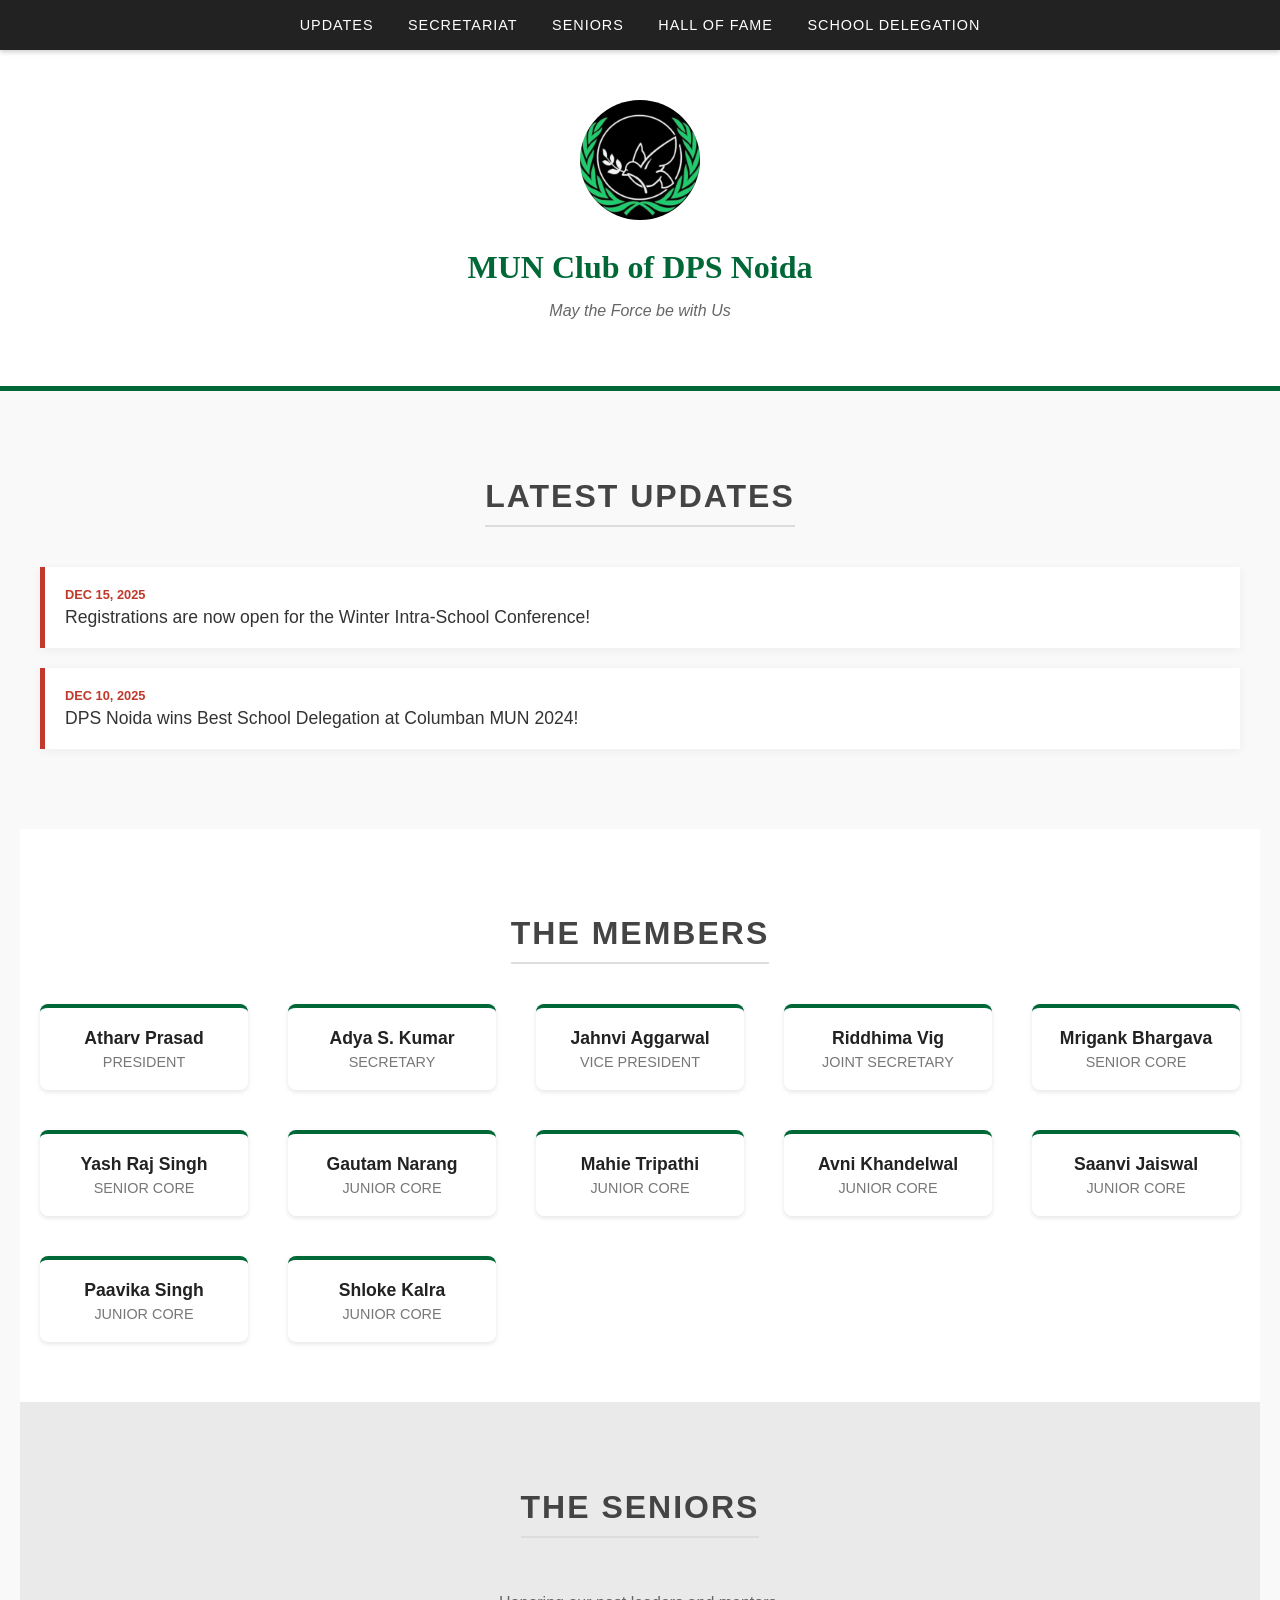
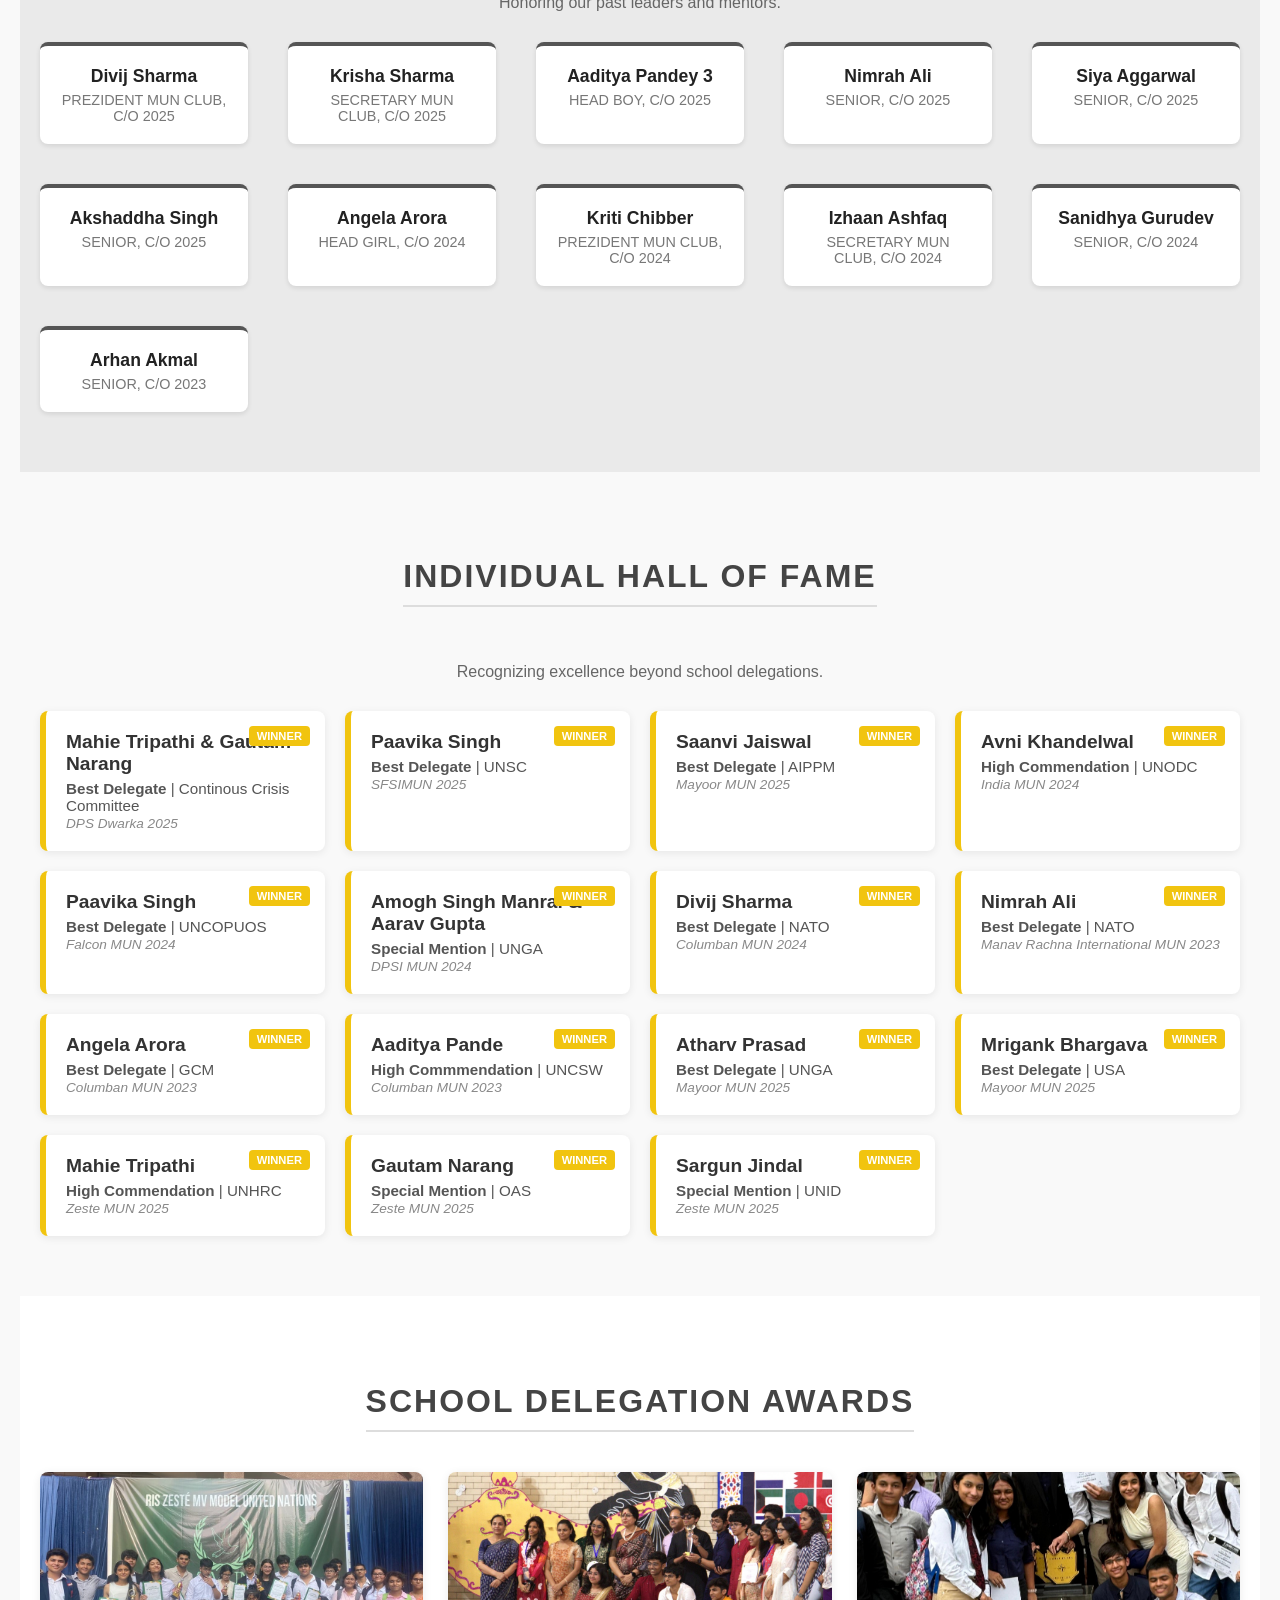
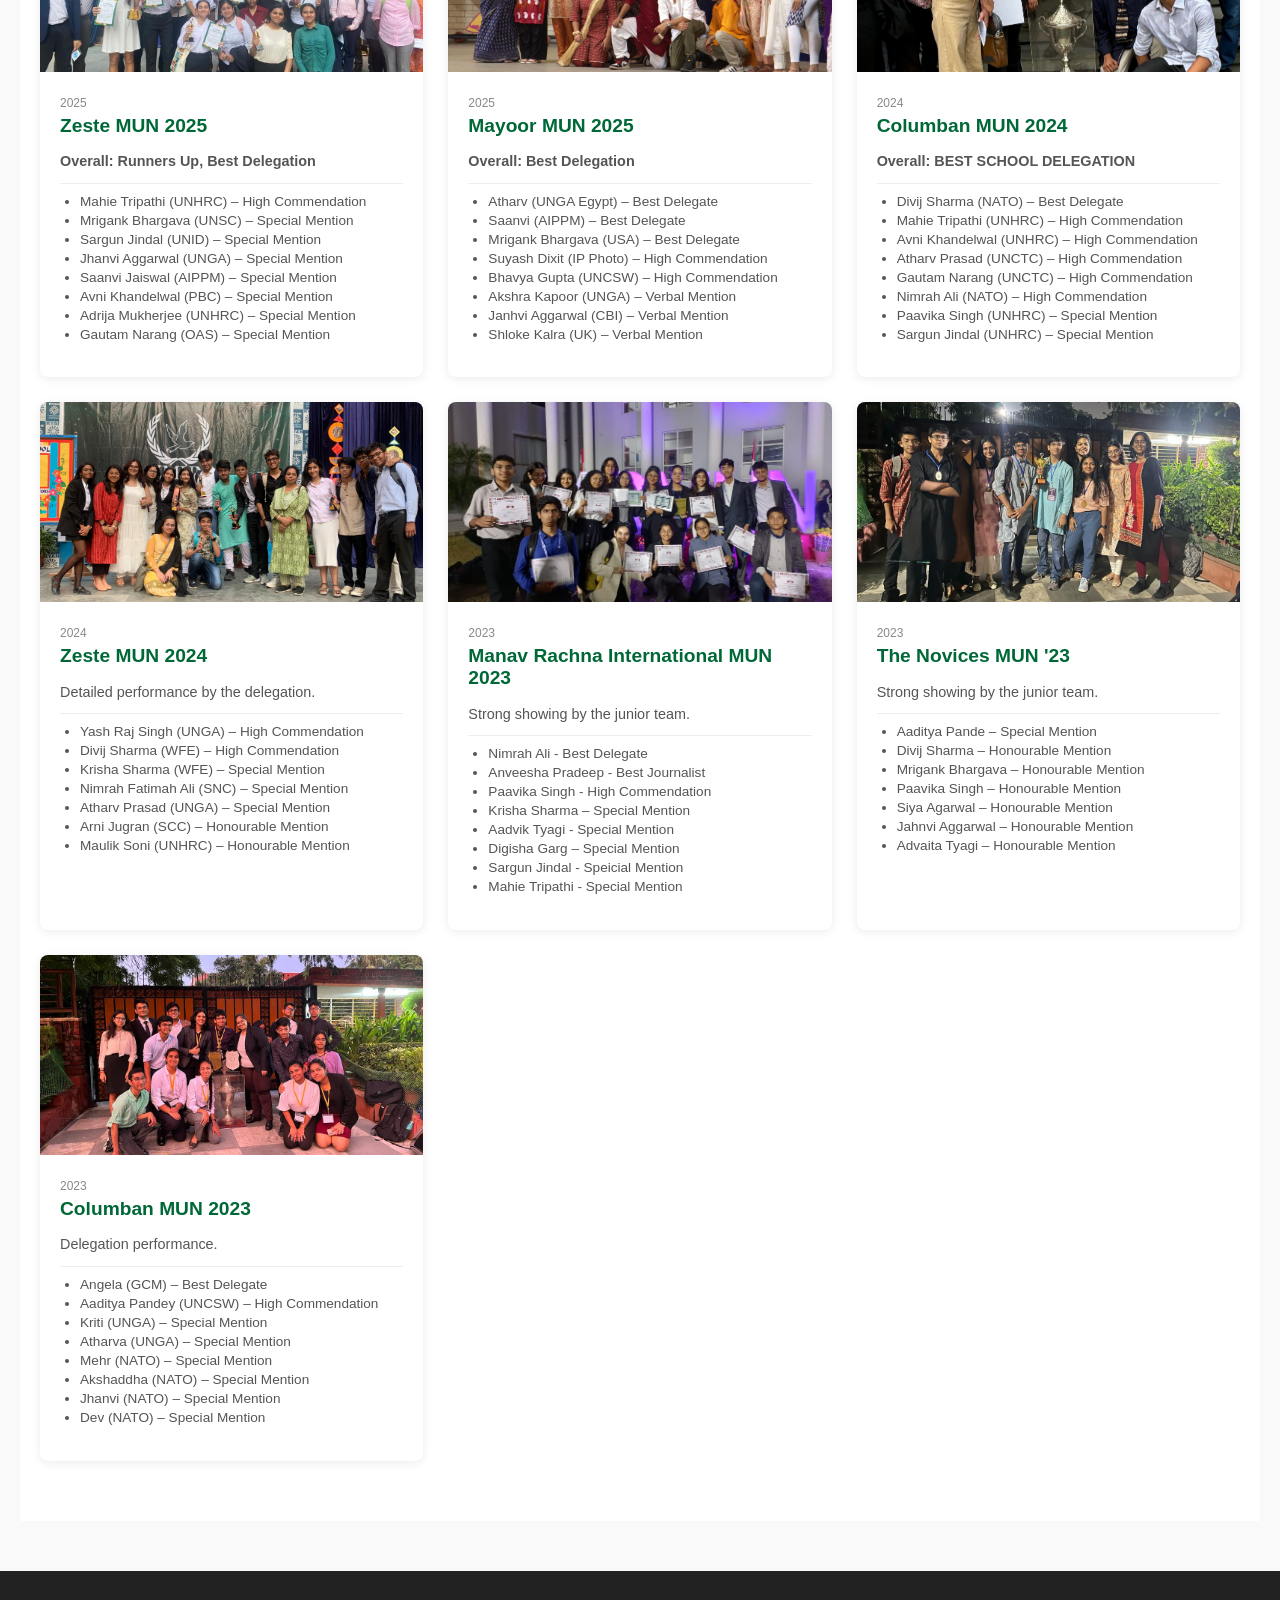
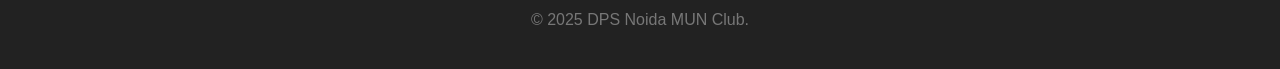
<file: munclub.html>
<!DOCTYPE html>
<html lang="en">
<head>
    <meta charset="UTF-8">
    <meta name="viewport" content="width=device-width, initial-scale=1.0">
    <title>DPS Noida MUN Club</title>
    <style>
        /* --- CSS STYLES --- */
        :root {
            --dps-green: #006837;
            --accent: #c0392b; 
            --gold: #f1c40f; 
            --bg-light: #f9f9f9;
        }
        body { margin: 0; font-family: 'Segoe UI', sans-serif; background: var(--bg-light); color: #333; scroll-behavior: smooth; }
        
        /* Nav */
        nav { background: #222; padding: 1rem; text-align: center; position: sticky; top: 0; z-index: 100; box-shadow: 0 2px 5px rgba(0,0,0,0.2); }
        nav a { color: #fff; text-decoration: none; margin: 0 15px; font-size: 0.9rem; text-transform: uppercase; letter-spacing: 1px; }
        nav a:hover { color: var(--dps-green); }

        /* Header */
        header { background: #fff; padding: 50px 20px; text-align: center; border-bottom: 5px solid var(--dps-green); }
        .logo-placeholder { width: 120px; height: 120px; background: #eee; border-radius: 50%; display: inline-block; object-fit: cover; margin-bottom: 15px; }
        h1 { color: var(--dps-green); margin: 10px 0; font-family: 'Georgia', serif; }
        
        /* Sections */
        section { padding: 60px 20px; max-width: 1200px; margin: 0 auto; }
        .section-title { text-align: center; font-size: 2rem; color: #444; margin-bottom: 40px; text-transform: uppercase; letter-spacing: 2px; border-bottom: 2px solid #ddd; display: inline-block; padding-bottom: 10px; }
        .center-wrap { text-align: center; }

        /* 1. NEWS TICKER */
        .news-box { background: #fff; border-left: 5px solid var(--accent); padding: 20px; box-shadow: 0 2px 10px rgba(0,0,0,0.05); margin-bottom: 20px; }
        .news-date { color: var(--accent); font-weight: bold; font-size: 0.8rem; text-transform: uppercase; }
        .news-content { font-size: 1.1rem; margin-top: 5px; }

        /* 2. MEMBERS & SENIORS GRID */
        .members-grid { display: grid; grid-template-columns: repeat(auto-fill, minmax(200px, 1fr)); gap: 40px; text-align: center; }
        .member-card { background: #fff; padding: 20px; border-radius: 8px; box-shadow: 0 2px 5px rgba(0,0,0,0.1); border-top: 4px solid var(--dps-green); transition: transform 0.2s; } 
        .member-card:hover { transform: translateY(-5px); }
        .member-name { font-weight: bold; font-size: 1.1rem; color: #222; }
        .member-role { color: #777; font-size: 0.9rem; text-transform: uppercase; margin-top: 5px; }
        
        /* Special Style for Seniors to differentiate */
        .senior-card { border-top: 4px solid #555; }

        /* 3. INDIVIDUAL ACHIEVEMENTS GRID */
        .achievements-grid { display: grid; grid-template-columns: repeat(auto-fill, minmax(280px, 1fr)); gap: 20px; }
        .achievement-card { background: #fff; padding: 20px; border-radius: 8px; border-left: 6px solid var(--gold); box-shadow: 0 2px 8px rgba(0,0,0,0.08); position: relative; }
        .achievement-card:hover { transform: translateY(-3px); transition: 0.2s; }
        .achievement-badge { position: absolute; top: 15px; right: 15px; background: var(--gold); color: #fff; padding: 4px 8px; font-size: 0.7rem; font-weight: bold; border-radius: 4px; text-transform: uppercase; }
        .student-name { font-size: 1.2rem; font-weight: bold; color: #333; margin-bottom: 5px; }
        .award-info { color: #555; font-size: 0.95rem; margin-bottom: 2px; }
        .conf-info { color: #888; font-size: 0.85rem; font-style: italic; }

        /* 4. EVENTS GRID */
        .gallery-grid { display: grid; grid-template-columns: repeat(auto-fill, minmax(300px, 1fr)); gap: 25px; }
        .card { background: #fff; border-radius: 8px; overflow: hidden; box-shadow: 0 2px 10px rgba(0,0,0,0.08); transition: transform 0.2s; }
        .card:hover { transform: translateY(-5px); }
        .card-img { width: 100%; height: 200px; background: #ddd; object-fit: cover; }
        .card-body { padding: 20px; }
        .card-date { font-size: 0.75rem; color: #888; text-transform: uppercase; margin-bottom: 5px; display: block; }
        .card-title { font-size: 1.2rem; margin: 0 0 10px 0; color: var(--dps-green); }
        .card-desc { font-size: 0.9rem; color: #555; line-height: 1.5; margin-bottom: 10px;}
        .award-list { font-size: 0.85rem; color: #555; padding-left: 20px; max-height: 150px; overflow-y: auto; margin-top: 10px; border-top: 1px solid #eee; padding-top:10px; }
        .award-list li { margin-bottom: 4px; }

        footer { text-align: center; padding: 40px; background: #222; color: #777; margin-top: 50px; }
    </style>
</head>
<body>

    <nav>
        <a href="#news">Updates</a>
        <a href="#members">Secretariat</a>
        <a href="#seniors">Seniors</a> <a href="#individual">Hall of Fame</a> 
        <a href="#events">School Delegation</a>
    </nav>

    <header>
        <img src="MUN_Logo.jpeg" alt="DPS Logo" class="logo-placeholder">
        <h1>MUN Club of DPS Noida</h1>
        <p style="color: #666; font-style: italic;">May the Force be with Us</p>
    </header>

    <section id="news">
        <div class="center-wrap"><h2 class="section-title">Latest Updates</h2></div>
        <div id="news-root"></div>
    </section>

    <section id="members" style="background: #fff;">
        <div class="center-wrap"><h2 class="section-title">The Members</h2></div>
        <div class="members-grid" id="members-root"></div>
    </section>

    <section id="seniors" style="background: #eaeaea;">
        <div class="center-wrap"><h2 class="section-title">The Seniors</h2></div>
        <p style="text-align: center; margin-bottom: 30px; color: #666;">Honoring our past leaders and mentors.</p>
        <div class="members-grid" id="seniors-root"></div>
    </section>

    <section id="individual">
        <div class="center-wrap"><h2 class="section-title">Individual Hall of Fame</h2></div>
        <p style="text-align: center; color: #666; margin-bottom: 30px;">Recognizing excellence beyond school delegations.</p>
        <div class="achievements-grid" id="individual-root"></div>
    </section>

    <section id="events" style="background: #fff;">
        <div class="center-wrap"><h2 class="section-title">School Delegation Awards</h2></div>
        <div class="gallery-grid" id="events-root"></div>
    </section>

    <footer>
        &copy; 2025 DPS Noida MUN Club.
    </footer>

    <script>
        // ==========================================
        // 1. NEWS DATABASE
        // ==========================================
        const newsDatabase = [
            { date: "Dec 15, 2025", text: "Registrations are now open for the Winter Intra-School Conference!" },
            { date: "Dec 10, 2025", text: "DPS Noida wins Best School Delegation at Columban MUN 2024!" }
        ];

        // ==========================================
        // 2. MEMBERS DATABASE
        // ==========================================
        const membersDatabase = [
            { name: "Atharv Prasad", role: "President" },
            { name: "Adya S. Kumar", role: "Secretary" },
            { name: "Jahnvi Aggarwal", role: "Vice President" },
            { name: "Riddhima Vig", role: "Joint Secretary" },
            { name: "Mrigank Bhargava", role: "Senior Core" },
            { name: "Yash Raj Singh", role: "Senior Core" },
            { name: "Gautam Narang", role: "Junior Core" },
            { name: "Mahie Tripathi", role: "Junior Core" },
            { name: "Avni Khandelwal", role: "Junior Core" },
            { name: "Saanvi Jaiswal", role: "Junior Core" },
            { name: "Paavika Singh", role: "Junior Core" },
            { name: "Shloke Kalra", role: "Junior Core" }
        ];

        // ==========================================
        // 3. SENIORS DATABASE (NEW!)
        // ==========================================
        // Add your seniors here
        const seniorsDatabase = [
            { name: "Divij Sharma", role: "Prezident MUN Club, C/O 2025" },
            { name: "Krisha Sharma", role: "Secretary MUN Club, C/O 2025" },
            { name: "Aaditya Pandey 3", role: "Head Boy, C/O 2025" },
            { name: "Nimrah Ali", role: "Senior, C/O 2025" },
            { name: "Siya Aggarwal", role: "Senior, C/O 2025" },
            { name: "Akshaddha Singh", role: "Senior, C/O 2025" },
            { name: "Angela Arora", role: "Head Girl, C/O 2024" },
            { name: "Kriti Chibber", role: "Prezident MUN Club, C/O 2024" },
            { name: "Izhaan Ashfaq", role: "Secretary MUN Club, C/O 2024" },
            { name: "Sanidhya Gurudev", role: "Senior, C/O 2024" },
            { name: "Arhan Akmal", role: "Senior, C/O 2023" },
        ];

        // ==========================================
        // 4. INDIVIDUAL AWARDS DATABASE
        // ==========================================
        const individualAwardsDatabase = [
            {
                name: "Mahie Tripathi & Gautam Narang",
                award: "Best Delegate",
                committee: "Continous Crisis Committee",
                conference: "DPS Dwarka 2025"
            },
            {
                name: "Paavika Singh",
                award: "Best Delegate",
                committee: "UNSC",
                conference: "SFSIMUN 2025"
            },
            {
                name: "Saanvi Jaiswal",
                award: "Best Delegate",
                committee: "AIPPM",
                conference: "Mayoor MUN 2025"
            },
            {
                name: "Avni Khandelwal",
                award: "High Commendation",
                committee: "UNODC",
                conference: "India MUN 2024"
            },
            {
                name: "Paavika Singh",
                award: "Best Delegate",
                committee: "UNCOPUOS",
                conference: "Falcon MUN 2024"
            },
            {
                name: "Amogh Singh Manral & Aarav Gupta",
                award: "Special Mention",
                committee: "UNGA",
                conference: "DPSI MUN 2024"
            },
            {
                name: "Divij Sharma",
                award: "Best Delegate",
                committee: "NATO",
                conference: "Columban MUN 2024"
            },
            {
                name: "Nimrah Ali",
                award: "Best Delegate",
                committee: "NATO",
                conference: "Manav Rachna International MUN 2023"
            },
            {
                name: "Angela Arora",
                award: "Best Delegate",
                committee: "GCM",
                conference: "Columban MUN 2023"
            },
            {
                name: "Aaditya Pande",
                award: "High Commmendation",
                committee: "UNCSW",
                conference: "Columban MUN 2023"
            },
            {   name: "Atharv Prasad",
                award: "Best Delegate",
                committee: "UNGA",
                conference: "Mayoor MUN 2025"
            },
            {   name: "Mrigank Bhargava",
                award: "Best Delegate",
                committee: "USA",
                conference: "Mayoor MUN 2025"
            },
            {   name: "Mahie Tripathi",
                award: "High Commendation",
                committee: "UNHRC",
                conference: "Zeste MUN 2025"
            },
            {   name: "Gautam Narang",
                award: "Special Mention",
                committee: "OAS",
                conference: "Zeste MUN 2025"
            },
            {   name: "Sargun Jindal",
                award: "Special Mention",
                committee: "UNID",
                conference: "Zeste MUN 2025"
            },
        ];

        // ==========================================
        // 5. VICTORIES / EVENTS DATABASE
        // ==========================================
        const eventsDatabase = [
            {
                title: "Zeste MUN 2025",
                date: "2025",
                image: "ZESTE25_MUN.jpeg",
                description: "<strong>Overall: Runners Up, Best Delegation</strong>",
                awards: [
                    "Mahie Tripathi (UNHRC) – High Commendation",
                    "Mrigank Bhargava (UNSC) – Special Mention",
                    "Sargun Jindal (UNID) – Special Mention",
                    "Jhanvi Aggarwal (UNGA) – Special Mention",
                    "Saanvi Jaiswal (AIPPM) – Special Mention",
                    "Avni Khandelwal (PBC) – Special Mention",
                    "Adrija Mukherjee (UNHRC) – Special Mention",
                    "Gautam Narang (OAS) – Special Mention",
                    "Atharv Prasad (OAS) – Special Mention",
                    "Arni Jugran (UNCB) – Special Mention",
                    "Adamya Sharma (PBC) – Special Mention"
                ]
            },
            {
                title: "Mayoor MUN 2025",
                date: "2025",
                image: "Mayoor_MUN.jpeg",
                description: "<strong>Overall: Best Delegation</strong>",
                awards: [
                    "Atharv (UNGA Egypt) – Best Delegate",
                    "Saanvi (AIPPM) – Best Delegate",
                    "Mrigank Bhargava (USA) – Best Delegate",
                    "Suyash Dixit (IP Photo) – High Commendation",
                    "Bhavya Gupta (UNCSW) – High Commendation",
                    "Akshra Kapoor (UNGA) – Verbal Mention",
                    "Janhvi Aggarwal (CBI) – Verbal Mention",
                    "Shloke Kalra (UK) – Verbal Mention",
                    "Paksh Puri (UNGA Indonesia) – Verbal Mention",
                    "Vikramaditya Tyagi (UNSC UK) – Verbal Mention",
                ]
            },
            {
                title: "Columban MUN 2024",
                date: "2024",
                image: "Columban24.jpeg",
                description: "<strong>Overall: BEST SCHOOL DELEGATION</strong>",
                awards: [
                    "Divij Sharma (NATO) – Best Delegate",
                    "Mahie Tripathi (UNHRC) – High Commendation",
                    "Avni Khandelwal (UNHRC) – High Commendation",
                    "Atharv Prasad (UNCTC) – High Commendation",
                    "Gautam Narang (UNCTC) – High Commendation",
                    "Nimrah Ali (NATO) – High Commendation",
                    "Paavika Singh (UNHRC) – Special Mention",
                    "Sargun Jindal (UNHRC) – Special Mention",
                    "Aarav Gupta (UNCTC) – Special Mention",
                    "Amogh Singh (UNCTC) – Special Mention",
                    "Aadvik Tyagi (UNCTC) – Special Mention",
                    "Yash Raj Singh (UNCTC) – Special Mention",
                    "Aaditya Pande (UNCSW) – Special Mention",
                    "Siya Agarwal (UNCSW) – Special Mention",
                    "Mrigank Bhargawa (Janta Sansad) – Special Mention",
                    "Kenisha Tyagi (UNHRC) – Verbal Mention",
                    "Arni Jugaran (UNHRC) – Verbal Mention"
                ]
            },
            {
                title: "Zeste MUN 2024",
                date: "2024",
                image: "Zeste24.jpg",
                description: "Detailed performance by the delegation.",
                awards: [
                    "Yash Raj Singh (UNGA) – High Commendation",
                    "Divij Sharma (WFE) – High Commendation",
                    "Krisha Sharma (WFE) – Special Mention",
                    "Nimrah Fatimah Ali (SNC) – Special Mention",
                    "Atharv Prasad (UNGA) – Special Mention",
                    "Arni Jugran (SCC) – Honourable Mention",
                    "Maulik Soni (UNHRC) – Honourable Mention"
                ]
            },
            {
                title: "Manav Rachna International MUN 2023",
                date: "2023",
                image: "MRIS_MUN23.jpg",
                description: "Strong showing by the junior team.",
                awards: [
                    "Nimrah Ali - Best Delegate",
                    "Anveesha Pradeep - Best Journalist",
                    "Paavika Singh - High Commendation",
                    "Krisha Sharma – Special Mention",
                    "Aadvik Tyagi - Special Mention",
                    "Digisha Garg – Special Mention",
                    "Sargun Jindal - Speicial Mention",
                    "Mahie Tripathi - Special Mention",
                    "Avni Khandelwal - Special Mention",
                    "Divij Sharma - Verbal Mention",
                    "Jahnvi Aggarwal - Verbal Mention",
                    "Amogh Singh Manral - Verbal Mention",
                    "Siddhart Joshi - Verbal Mention"
                 ]
            },
            {
                title: "The Novices MUN '23",
                date: "2023",
                image: "Novices23.jpg",
                description: "Strong showing by the junior team.",
                awards: [
                    "Aaditya Pande – Special Mention",
                    "Divij Sharma – Honourable Mention",
                    "Mrigank Bhargava – Honourable Mention",
                    "Paavika Singh – Honourable Mention",
                    "Siya Agarwal – Honourable Mention",
                    "Jahnvi Aggarwal – Honourable Mention",
                    "Advaita Tyagi – Honourable Mention"
                ]
            },
            {
                title: "Columban MUN 2023",
                date: "2023",
                image: "Columban23.jpg",
                description: "Delegation performance.",
                awards: [
                    "Angela (GCM) – Best Delegate",
                    "Aaditya Pandey (UNCSW) – High Commendation",
                    "Kriti (UNGA) – Special Mention",
                    "Atharva (UNGA) – Special Mention",
                    "Mehr (NATO) – Special Mention",
                    "Akshaddha (NATO) – Special Mention",
                    "Jhanvi (NATO) – Special Mention",
                    "Dev (NATO) – Special Mention",
                    "Paavika (GCM) – Verbal Mention",
                    "Rida (UNGA) – Honourable Mention",
                    "Siya (GCM) – Honourable Mention"
                ]
            }
        ];

        // --- RENDER LOGIC ---
        // 1. News
        const newsContainer = document.getElementById('news-root');
        if(newsContainer) {
            newsDatabase.forEach(item => {
                newsContainer.innerHTML += `
                    <div class="news-box">
                        <div class="news-date">${item.date}</div>
                        <div class="news-content">${item.text}</div>
                    </div>`;
            });
        }

        // 2. Members
        const membersContainer = document.getElementById('members-root');
        if(membersContainer) {
            membersDatabase.forEach(member => {
                membersContainer.innerHTML += `
                    <div class="member-card">
                        <div class="member-name">${member.name}</div>
                        <div class="member-role">${member.role}</div>
                    </div>`;
            });
        }

        // 3. Seniors (NEW!)
        const seniorsContainer = document.getElementById('seniors-root');
        if(seniorsContainer) {
            seniorsDatabase.forEach(senior => {
                seniorsContainer.innerHTML += `
                    <div class="member-card senior-card">
                        <div class="member-name">${senior.name}</div>
                        <div class="member-role">${senior.role}</div>
                    </div>`;
            });
        }

        // 4. Individual Awards
        const individualContainer = document.getElementById('individual-root');
        if(individualContainer) {
            individualAwardsDatabase.forEach(award => {
                individualContainer.innerHTML += `
                    <div class="achievement-card">
                        <div class="achievement-badge">Winner</div>
                        <div class="student-name">${award.name}</div>
                        <div class="award-info"><strong>${award.award}</strong> | ${award.committee}</div>
                        <div class="conf-info">${award.conference}</div>
                    </div>`;
            });
        }

        // 5. Events
        const eventsContainer = document.getElementById('events-root');
        if(eventsContainer) {
            eventsDatabase.forEach(event => {
                let awardsListHTML = '';
                if (event.awards && event.awards.length > 0) {
                    awardsListHTML = `<ul class="award-list">`;
                    event.awards.forEach(award => {
                        awardsListHTML += `<li>${award}</li>`;
                    });
                    awardsListHTML += `</ul>`;
                }

                eventsContainer.innerHTML += `
                    <div class="card">
                        <img src="${event.image}" alt="${event.title}" class="card-img">
                        <div class="card-body">
                            <span class="card-date">${event.date}</span>
                            <h3 class="card-title">${event.title}</h3>
                            <p class="card-desc">${event.description}</p>
                            ${awardsListHTML}
                        </div>
                    </div>`;
            });
        }
    </script>
</body>
</html>
</file>
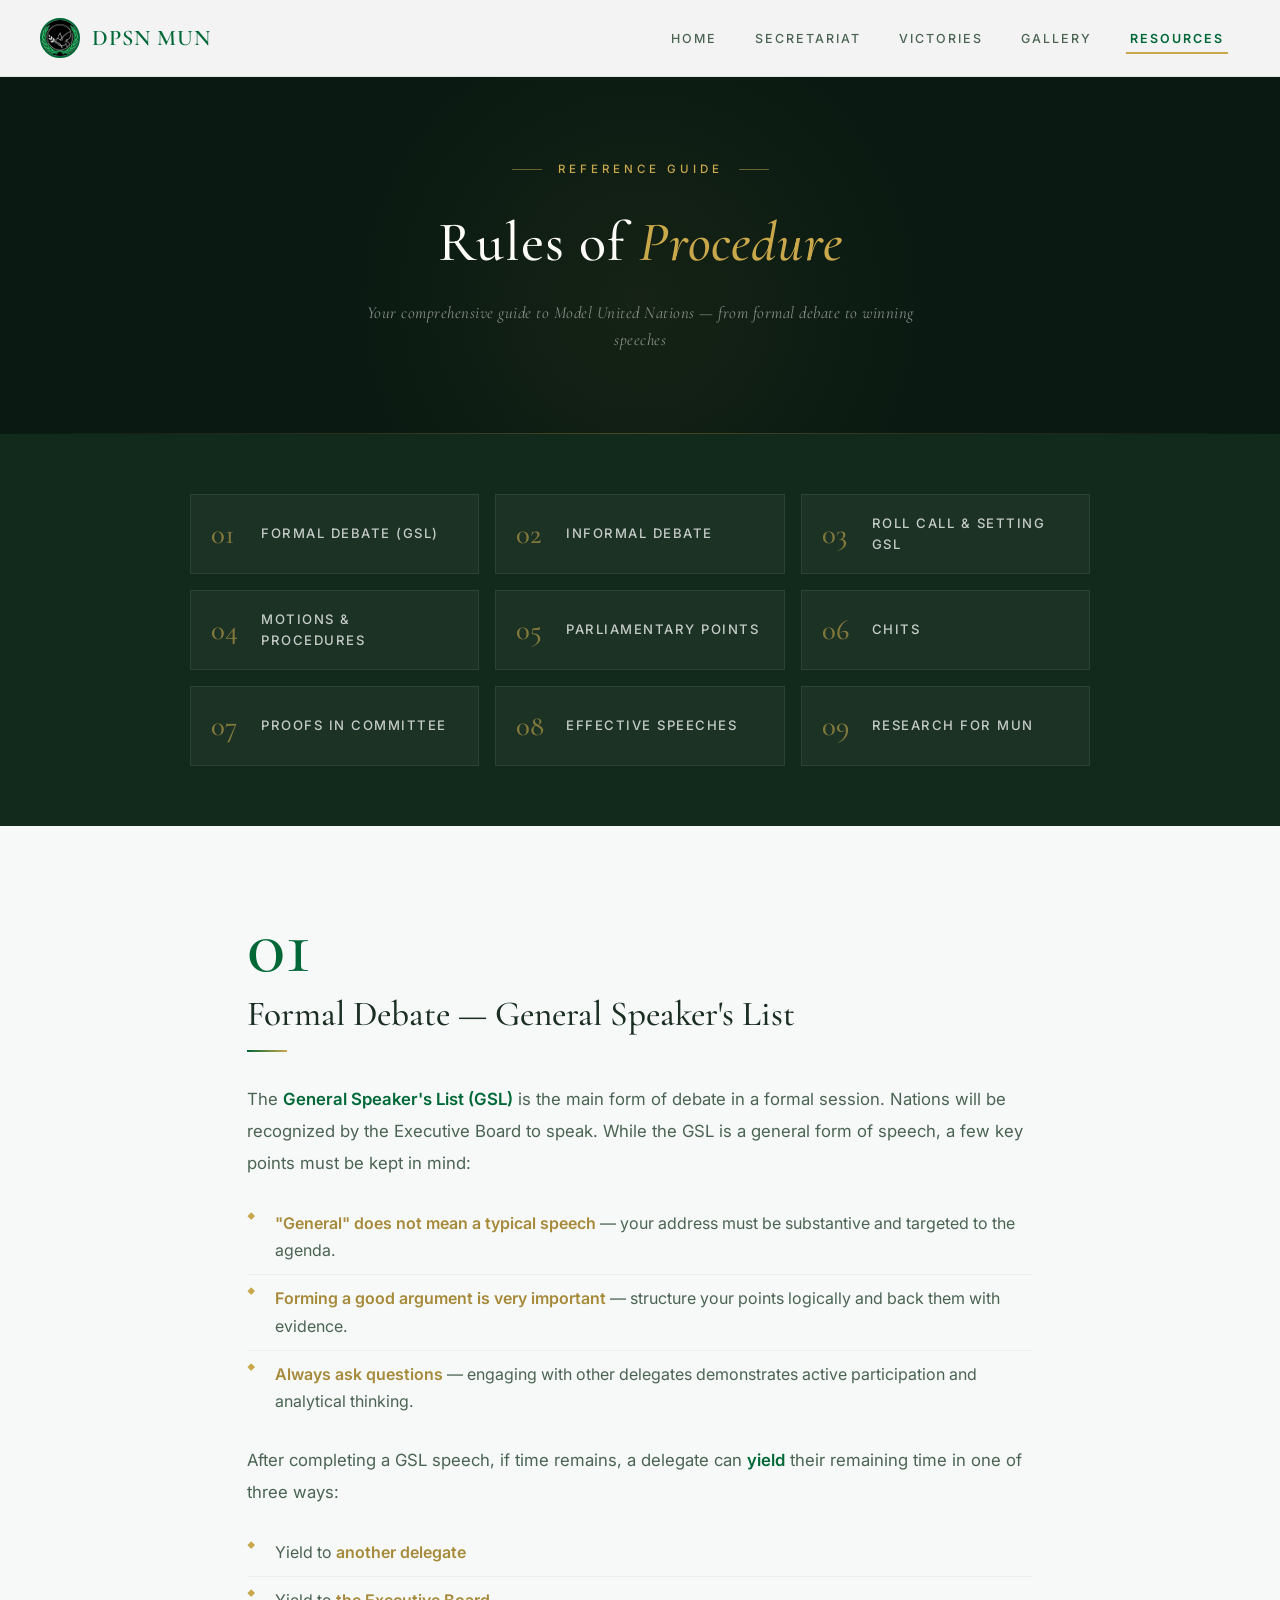
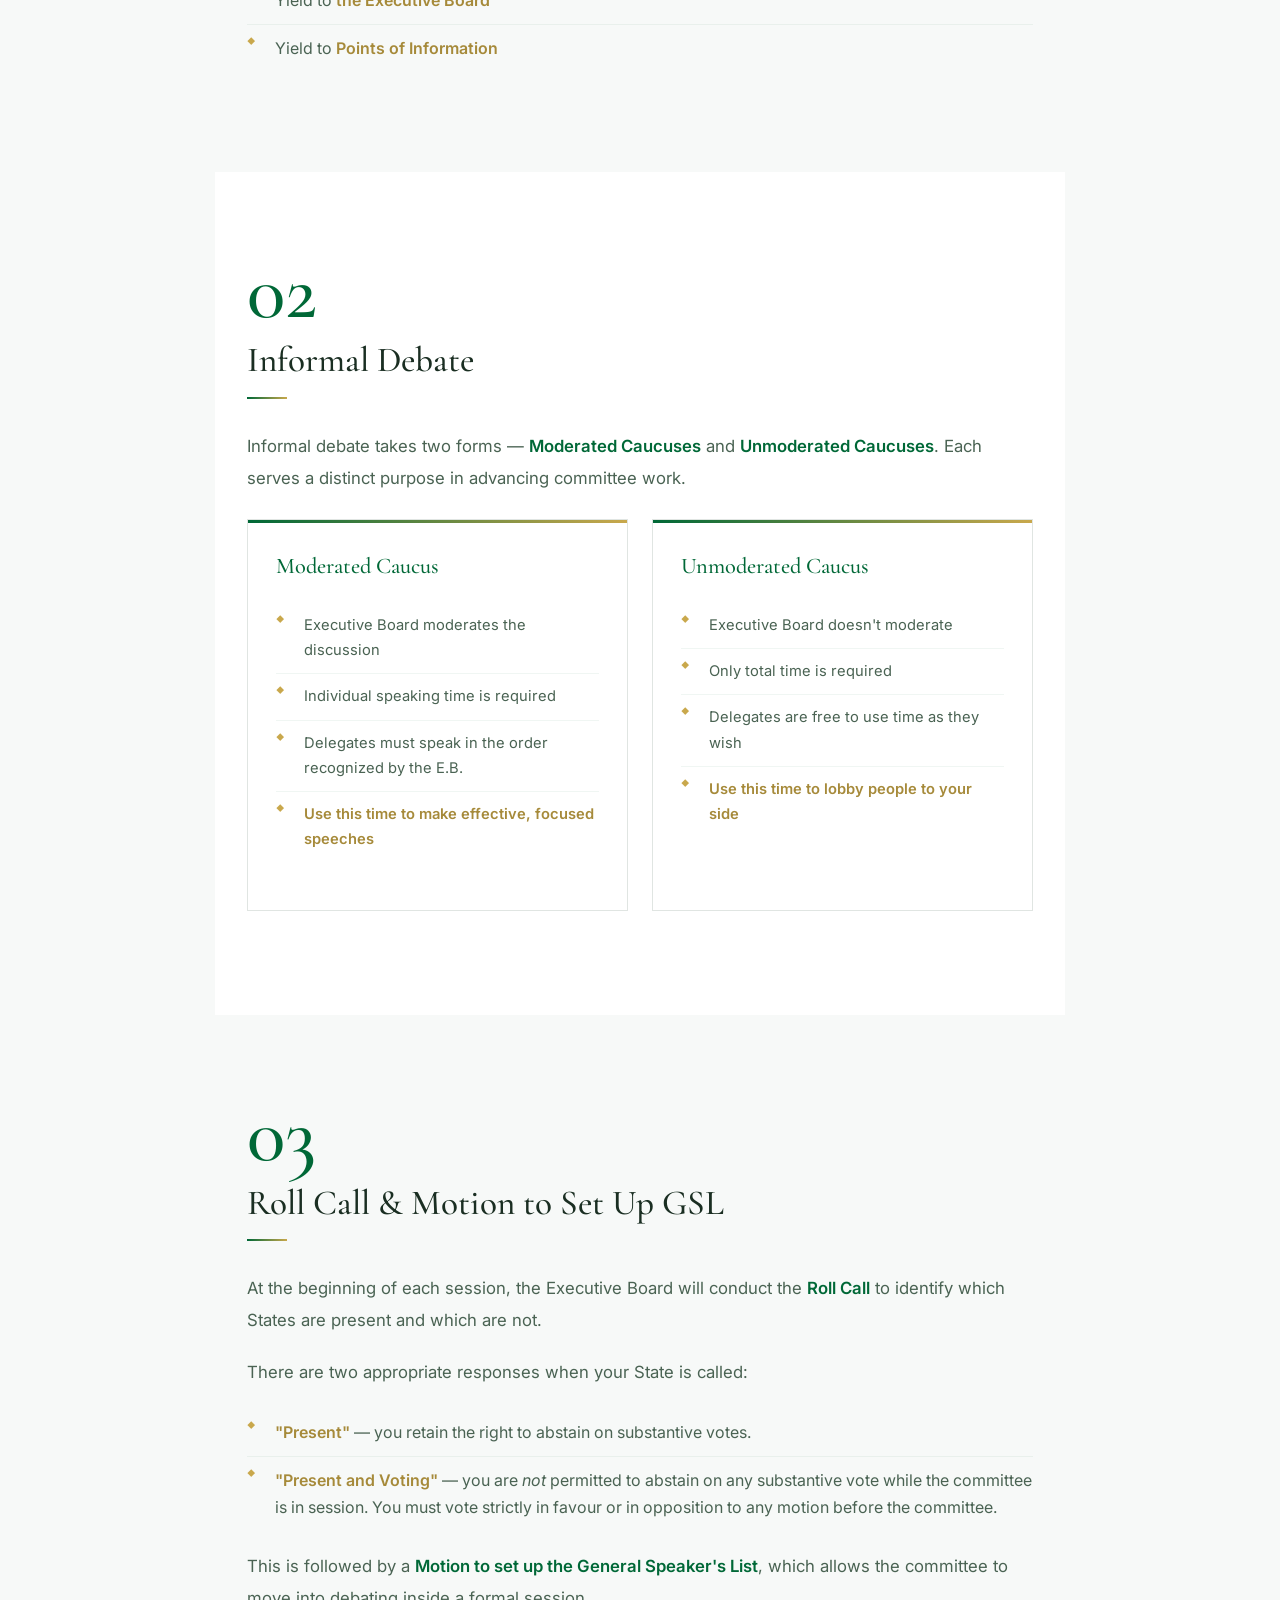
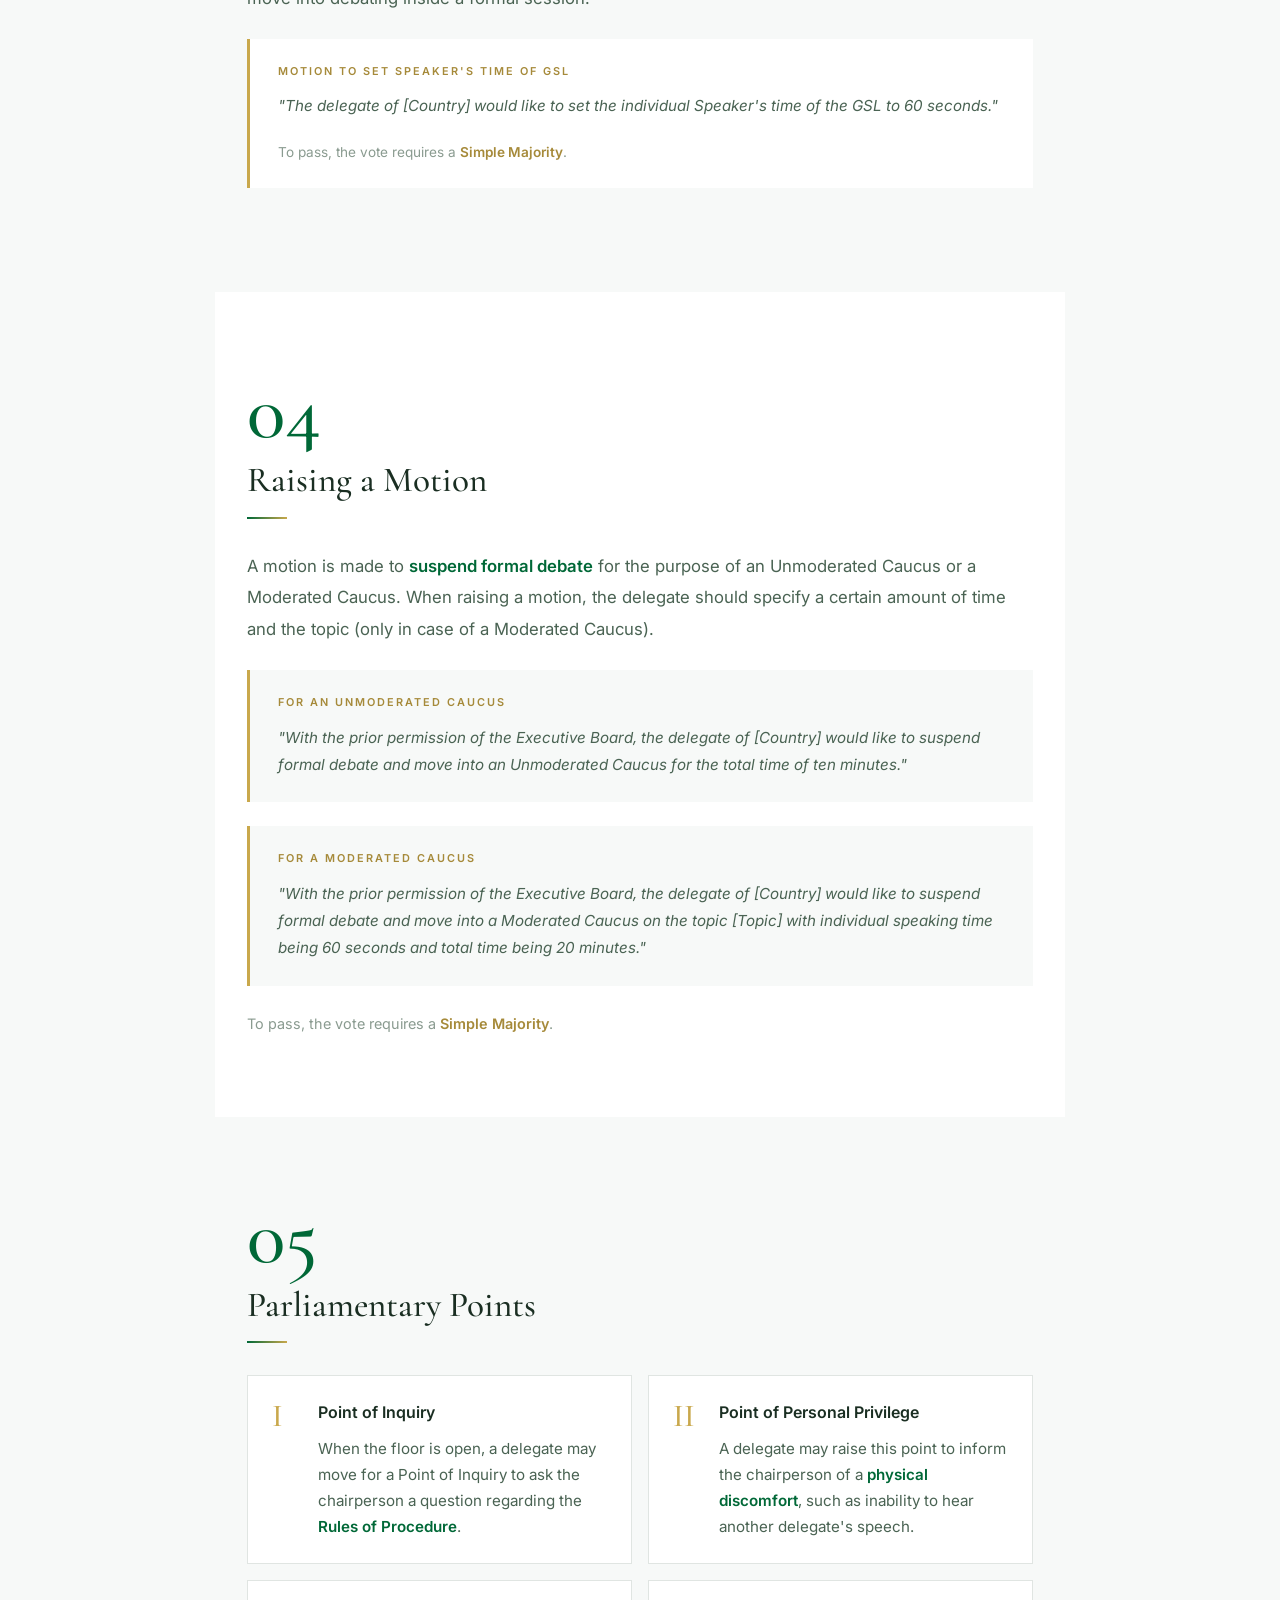
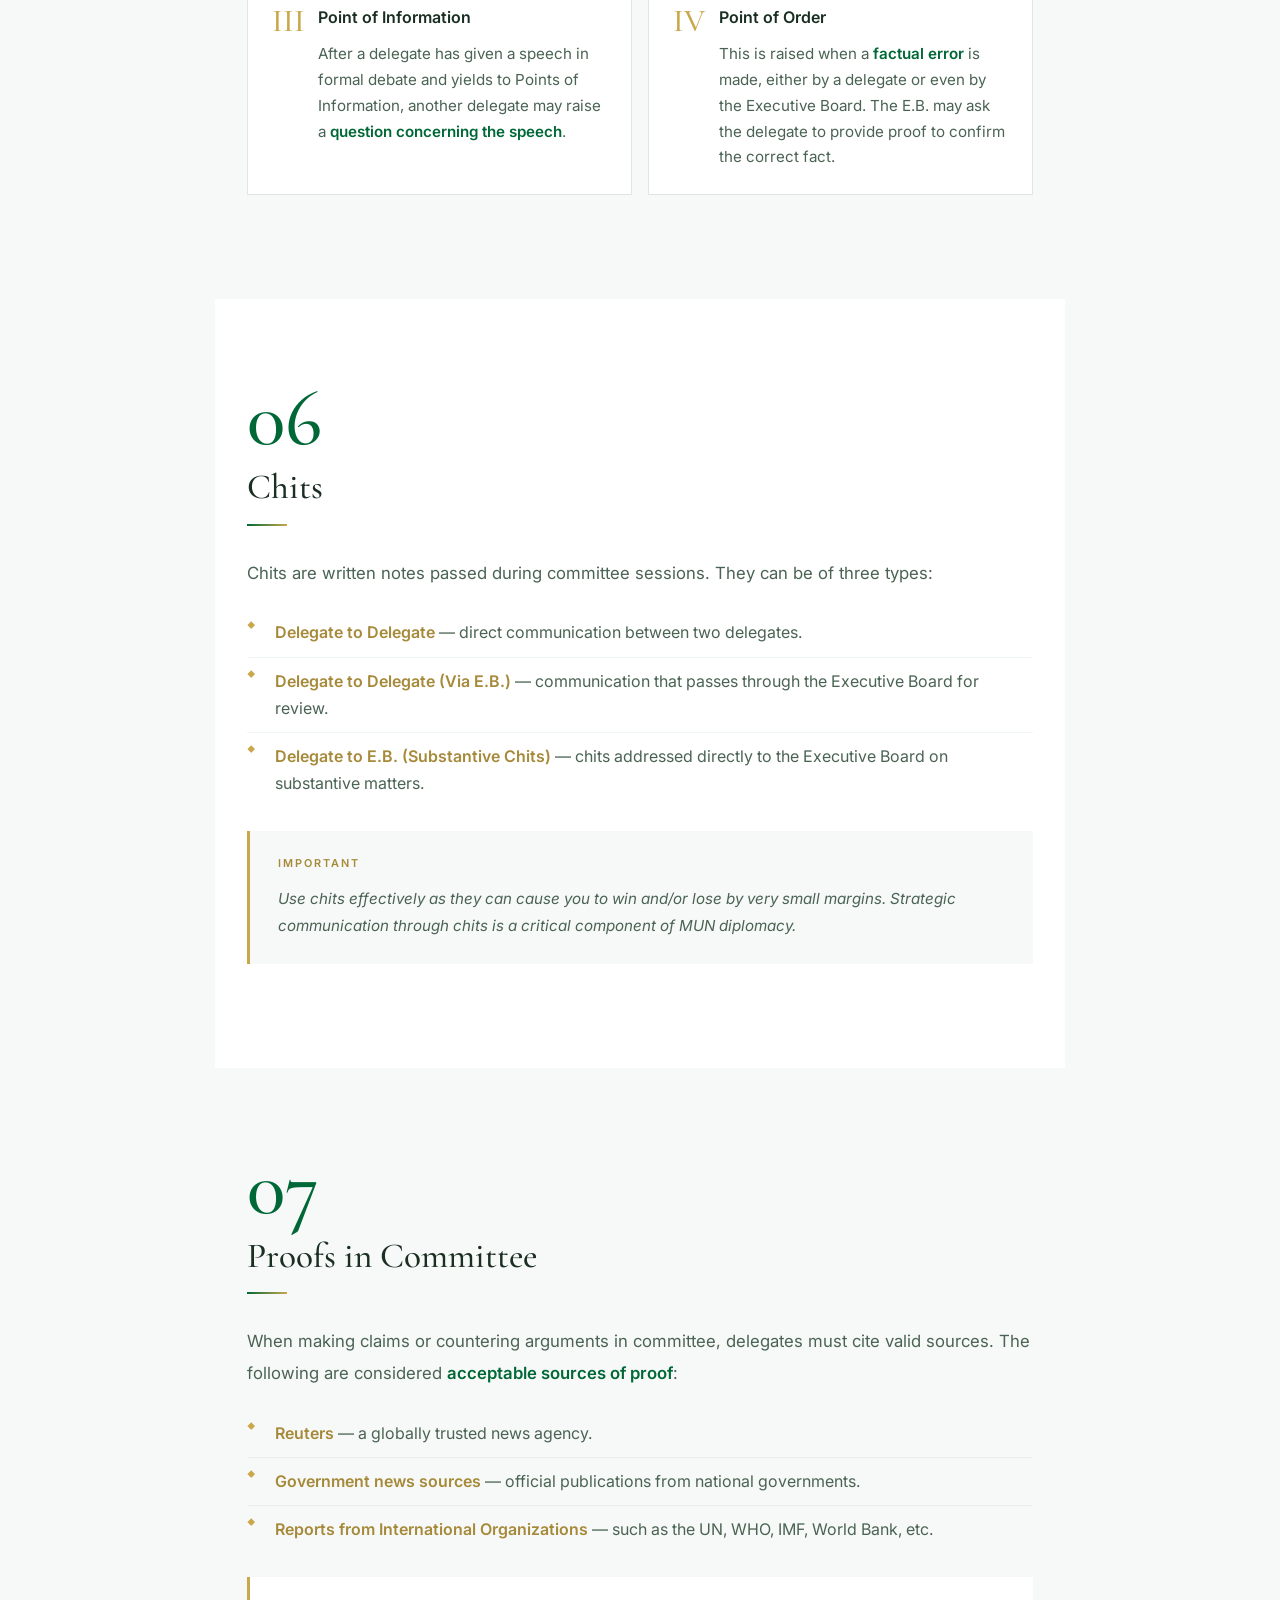
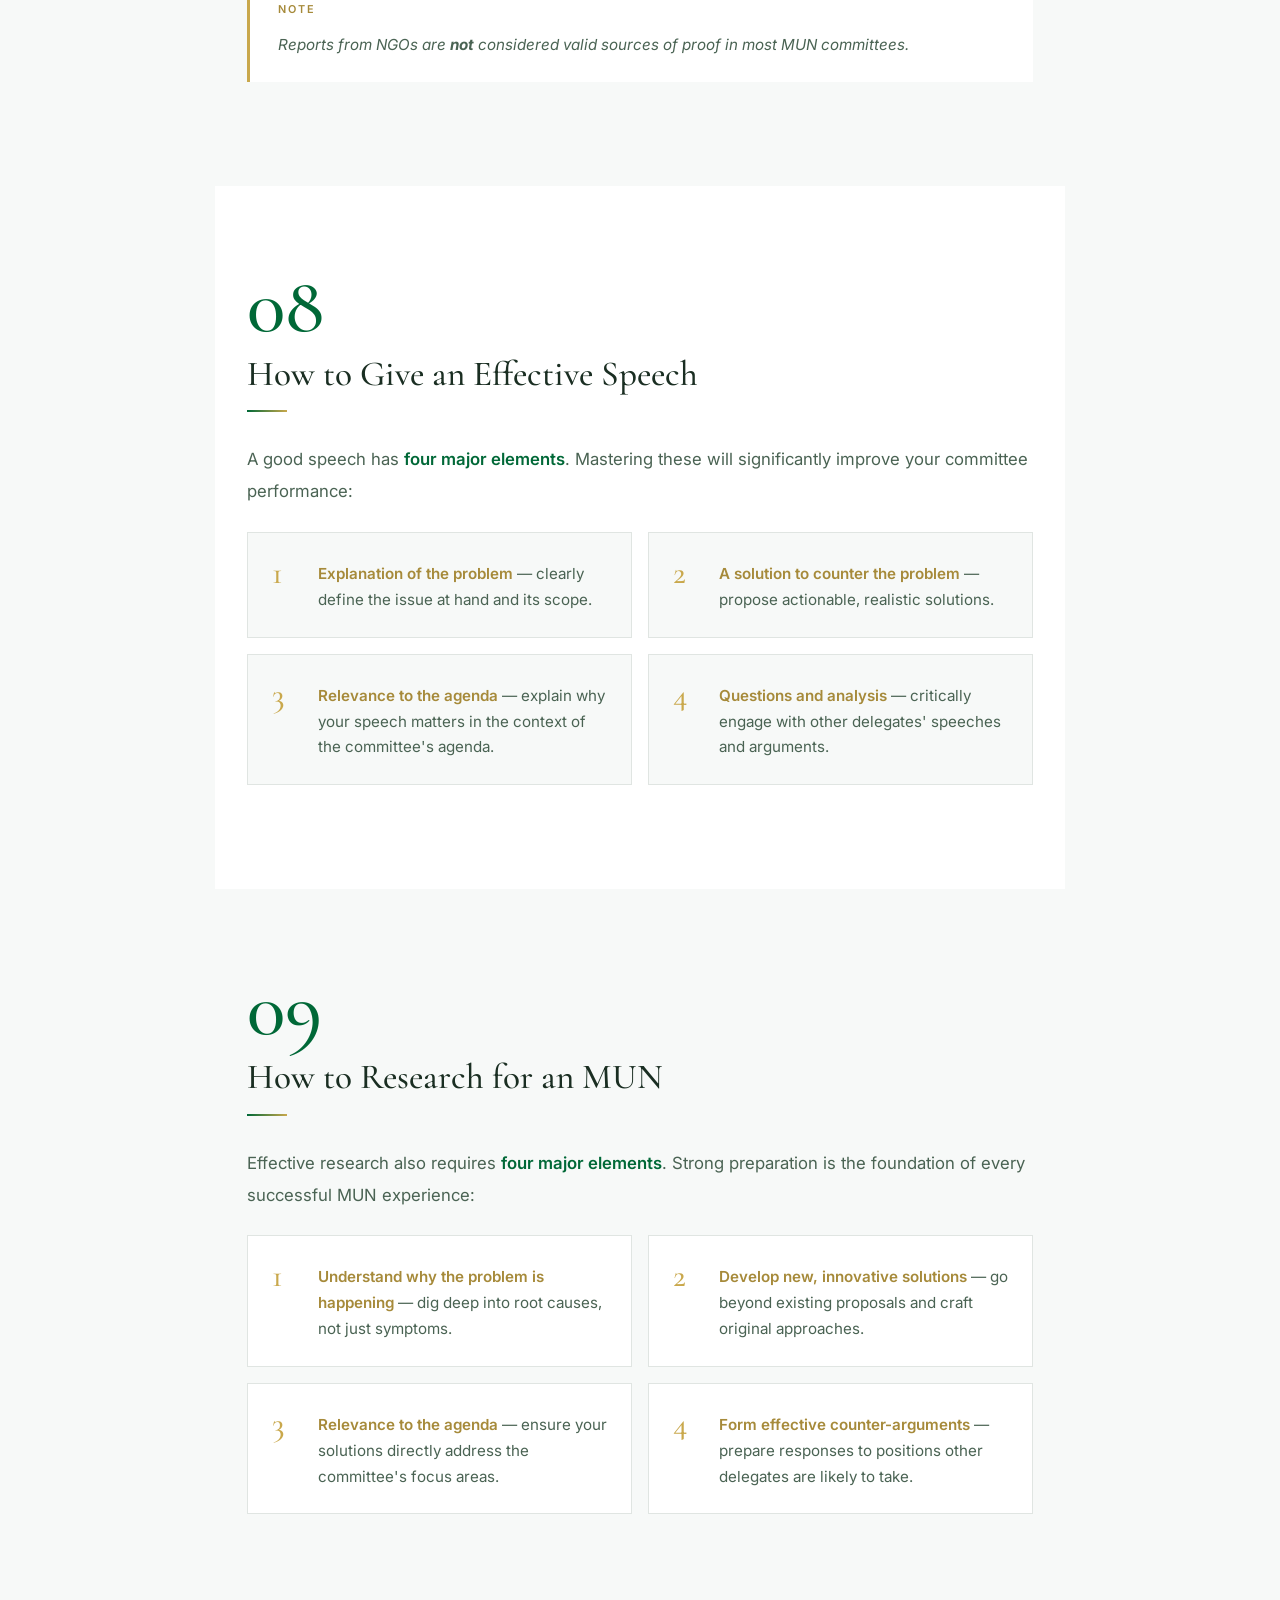
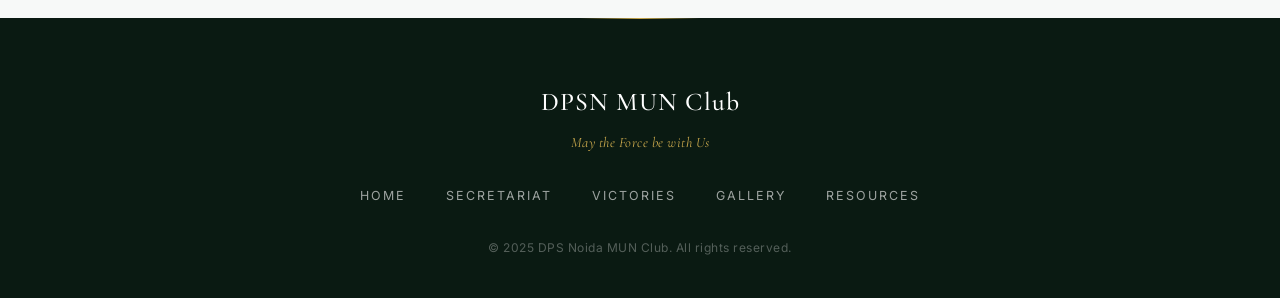
<file: resources.html>
<!DOCTYPE html>
<html lang="en">

<head>
    <meta charset="UTF-8">
    <meta name="viewport" content="width=device-width, initial-scale=1.0">
    <title>Resources — DPS Noida MUN Club</title>
    <meta name="description"
        content="MUN Rules of Procedure guide — learn formal debate, motions, points, chits, research tips, and speech-making from the DPS Noida MUN Club.">
    <link rel="stylesheet" href="styles.css">
    <style>
        /* === PAGE HEADER — DARK CINEMATIC === */
        .page-header {
            padding: 160px 2rem 80px 2rem;
            text-align: center;
            background: var(--dark-bg);
            position: relative;
            overflow: hidden;
        }

        .page-header::before {
            content: '';
            position: absolute;
            top: 0;
            left: 50%;
            transform: translateX(-50%);
            width: 600px;
            height: 600px;
            background: radial-gradient(circle, rgba(201, 168, 76, 0.06) 0%, transparent 70%);
            pointer-events: none;
        }

        .page-header::after {
            content: '';
            position: absolute;
            bottom: 0;
            left: 0;
            right: 0;
            height: 1px;
            background: linear-gradient(90deg, transparent, var(--gold), transparent);
            opacity: 0.3;
        }

        .page-header-overline {
            font-family: var(--font-body);
            font-size: 0.72rem;
            font-weight: 500;
            text-transform: uppercase;
            letter-spacing: 4px;
            color: var(--gold);
            margin-bottom: 1.25rem;
            display: flex;
            align-items: center;
            justify-content: center;
            gap: 16px;
        }

        .page-header-overline::before,
        .page-header-overline::after {
            content: '';
            width: 30px;
            height: 1px;
            background: var(--gold);
            opacity: 0.5;
        }

        .page-header h1 {
            font-family: var(--font-editorial);
            font-size: 3.5rem;
            font-weight: 500;
            color: #fff;
            letter-spacing: 1px;
            margin-bottom: 0.75rem;
        }

        .page-header h1 span {
            color: var(--gold);
            font-style: italic;
        }

        .page-header p {
            color: rgba(255, 255, 255, 0.5);
            font-size: 1.05rem;
            font-style: italic;
            font-family: var(--font-editorial);
            letter-spacing: 0.5px;
            max-width: 550px;
            margin: 0 auto;
        }

        /* === RESOURCES CONTENT === */
        .resources-body {
            background: var(--bg-off-white);
        }

        /* Table of Contents */
        .toc-section {
            background: var(--dark-bg-lighter);
            padding: 60px 2rem;
        }

        .toc-grid {
            display: grid;
            grid-template-columns: repeat(auto-fill, minmax(260px, 1fr));
            gap: 1rem;
            max-width: 900px;
            margin: 0 auto;
        }

        .toc-item {
            display: flex;
            align-items: center;
            gap: 14px;
            padding: 16px 20px;
            background: rgba(255, 255, 255, 0.04);
            border: 1px solid rgba(255, 255, 255, 0.08);
            text-decoration: none;
            transition: var(--transition);
            cursor: pointer;
        }

        .toc-item:hover {
            border-color: var(--gold);
            background: rgba(201, 168, 76, 0.06);
            transform: translateY(-2px);
        }

        .toc-number {
            font-family: var(--font-editorial);
            font-size: 1.8rem;
            font-weight: 500;
            color: var(--gold);
            opacity: 0.6;
            min-width: 36px;
        }

        .toc-label {
            font-size: 0.82rem;
            font-weight: 500;
            text-transform: uppercase;
            letter-spacing: 1.5px;
            color: rgba(255, 255, 255, 0.75);
        }

        /* Content Sections */
        .resource-section {
            padding: 80px 2rem;
            max-width: 850px;
            margin: 0 auto;
        }

        .resource-section:nth-child(odd) {
            background: var(--bg-off-white);
        }

        .resource-section:nth-child(even) {
            background: var(--bg-white);
        }

        .resource-section-number {
            font-family: var(--font-editorial);
            font-size: 5rem;
            font-weight: 500;
            color: var(--dps-green);
            opacity: 0.15;
            line-height: 1;
            margin-bottom: 0rem;
            position: relative;
            z-index: 0;
        }

        .resource-section-title {
            font-family: var(--font-editorial);
            font-size: 2.2rem;
            font-weight: 500;
            color: var(--text-primary);
            margin-bottom: 0.5rem;
            position: relative;
            z-index: 1;
        }

        .resource-section-divider {
            width: 40px;
            height: 2px;
            background: linear-gradient(90deg, var(--dps-green), var(--gold));
            margin-bottom: 2rem;
        }

        .resource-section p {
            font-size: 1.05rem;
            line-height: 1.9;
            color: var(--text-secondary);
            margin-bottom: 1.25rem;
        }

        .resource-section p:last-child {
            margin-bottom: 0;
        }

        /* Highlight box for key procedures */
        .procedure-box {
            background: var(--bg-off-white);
            border-left: 3px solid var(--gold);
            padding: 1.5rem 1.75rem;
            margin: 1.5rem 0;
            position: relative;
        }

        .resource-section:nth-child(odd) .procedure-box {
            background: var(--bg-white);
        }

        .procedure-box-label {
            font-family: var(--font-body);
            font-size: 0.68rem;
            font-weight: 600;
            text-transform: uppercase;
            letter-spacing: 2px;
            color: var(--gold-dark);
            margin-bottom: 0.75rem;
        }

        .procedure-box p {
            font-size: 0.95rem;
            line-height: 1.8;
            color: var(--text-secondary);
            font-style: italic;
        }

        /* Bullet list styling */
        .resource-list {
            list-style: none;
            padding: 0;
            margin: 1.25rem 0;
        }

        .resource-list li {
            padding: 10px 0 10px 28px;
            font-size: 1rem;
            line-height: 1.7;
            color: var(--text-secondary);
            position: relative;
            border-bottom: 1px solid rgba(0, 104, 55, 0.06);
        }

        .resource-list li:last-child {
            border-bottom: none;
        }

        .resource-list li::before {
            content: '◆';
            position: absolute;
            left: 0;
            top: 10px;
            color: var(--gold);
            font-size: 0.5rem;
        }

        /* Side-by-side comparison (for moderated vs unmoderated) */
        .compare-grid {
            display: grid;
            grid-template-columns: 1fr 1fr;
            gap: 1.5rem;
            margin: 1.5rem 0;
        }

        .compare-card {
            padding: 1.75rem;
            border: 1px solid var(--border-light);
            background: var(--bg-white);
            position: relative;
        }

        .compare-card::before {
            content: '';
            position: absolute;
            top: 0;
            left: 0;
            right: 0;
            height: 3px;
            background: linear-gradient(90deg, var(--dps-green), var(--gold));
        }

        .compare-card-title {
            font-family: var(--font-editorial);
            font-size: 1.4rem;
            font-weight: 500;
            color: var(--dps-green);
            margin-bottom: 1rem;
        }

        .compare-card li {
            font-size: 0.92rem;
        }

        /* Key term emphasis */
        .key-term {
            color: var(--dps-green);
            font-weight: 600;
        }

        .gold-term {
            color: var(--gold-dark);
            font-weight: 600;
        }

        /* Elements Section (numbered list for 4 elements) */
        .elements-grid {
            display: grid;
            grid-template-columns: 1fr 1fr;
            gap: 1rem;
            margin: 1.5rem 0;
        }

        .element-card {
            padding: 1.5rem;
            background: var(--bg-off-white);
            border: 1px solid var(--border-light);
            display: flex;
            gap: 16px;
            align-items: flex-start;
            transition: var(--transition);
        }

        .resource-section:nth-child(odd) .element-card {
            background: var(--bg-white);
        }

        .element-card:hover {
            border-color: rgba(201, 168, 76, 0.3);
            transform: translateY(-2px);
            box-shadow: var(--shadow-sm);
        }

        .element-number {
            font-family: var(--font-editorial);
            font-size: 2rem;
            font-weight: 500;
            color: var(--gold);
            line-height: 1;
            min-width: 30px;
        }

        .element-text {
            font-size: 0.95rem;
            line-height: 1.7;
            color: var(--text-secondary);
            padding-top: 4px;
        }

        /* === RESPONSIVE === */
        @media (max-width: 768px) {
            .page-header {
                padding: 120px 1rem 50px 1rem;
            }

            .page-header h1 {
                font-size: 2.2rem;
            }

            .page-header p {
                font-size: 0.9rem;
            }

            .toc-grid {
                grid-template-columns: 1fr;
            }

            .toc-section {
                padding: 40px 1rem;
            }

            .resource-section {
                padding: 50px 1.25rem;
            }

            .resource-section-number {
                font-size: 3.5rem;
            }

            .resource-section-title {
                font-size: 1.7rem;
            }

            .compare-grid {
                grid-template-columns: 1fr;
            }

            .elements-grid {
                grid-template-columns: 1fr;
            }

            .resource-section p {
                font-size: 0.95rem;
            }
        }

        @media (max-width: 480px) {
            .page-header {
                padding: 100px 0.75rem 40px 0.75rem;
            }

            .page-header h1 {
                font-size: 1.8rem;
            }

            .page-header-overline {
                font-size: 0.65rem;
            }

            .resource-section {
                padding: 40px 1rem;
            }

            .resource-section-number {
                font-size: 2.8rem;
                margin-bottom: -1.5rem;
            }

            .resource-section-title {
                font-size: 1.5rem;
            }

            .procedure-box {
                padding: 1.25rem;
            }

            .element-card {
                padding: 1.25rem;
            }
        }
    </style>
</head>

<body>

    <nav>
        <div class="nav-container">
            <a href="index.html" class="nav-logo">
                <img src="MUN_Logo.jpeg" alt="Logo"> DPSN MUN
            </a>
            <div class="menu-toggle" onclick="toggleMenu()">&#9776;</div>
            <ul class="nav-links" id="navLinks">
                <li><a href="index.html">Home</a></li>
                <li><a href="members.html">Secretariat</a></li>
                <li><a href="victories.html">Victories</a></li>
                <li><a href="gallery.html">Gallery</a></li>
                <li><a href="resources.html" class="active">Resources</a></li>
            </ul>
        </div>
    </nav>

    <!-- HEADER -->
    <div class="page-header">
        <div class="page-header-overline">Reference Guide</div>
        <h1>Rules of <span>Procedure</span></h1>
        <p>Your comprehensive guide to Model United Nations — from formal debate to winning speeches</p>
    </div>

    <!-- TABLE OF CONTENTS -->
    <div class="toc-section">
        <div class="toc-grid">
            <a class="toc-item" href="#formal-debate">
                <div class="toc-number">01</div>
                <div class="toc-label">Formal Debate (GSL)</div>
            </a>
            <a class="toc-item" href="#informal-debate">
                <div class="toc-number">02</div>
                <div class="toc-label">Informal Debate</div>
            </a>
            <a class="toc-item" href="#roll-call">
                <div class="toc-number">03</div>
                <div class="toc-label">Roll Call & Setting GSL</div>
            </a>
            <a class="toc-item" href="#motions">
                <div class="toc-number">04</div>
                <div class="toc-label">Motions & Procedures</div>
            </a>
            <a class="toc-item" href="#points">
                <div class="toc-number">05</div>
                <div class="toc-label">Parliamentary Points</div>
            </a>
            <a class="toc-item" href="#chits">
                <div class="toc-number">06</div>
                <div class="toc-label">Chits</div>
            </a>
            <a class="toc-item" href="#proofs">
                <div class="toc-number">07</div>
                <div class="toc-label">Proofs in Committee</div>
            </a>
            <a class="toc-item" href="#speech">
                <div class="toc-number">08</div>
                <div class="toc-label">Effective Speeches</div>
            </a>
            <a class="toc-item" href="#research">
                <div class="toc-number">09</div>
                <div class="toc-label">Research for MUN</div>
            </a>
        </div>
    </div>

    <!-- CONTENT SECTIONS -->
    <div class="resources-body">

        <!-- 1. FORMAL DEBATE -->
        <div class="resource-section" id="formal-debate">
            <div class="resource-section-number reveal">01</div>
            <h2 class="resource-section-title reveal">Formal Debate — General Speaker's List</h2>
            <div class="resource-section-divider reveal"></div>

            <p class="reveal">
                The <span class="key-term">General Speaker's List (GSL)</span> is the main form of debate in a formal
                session. Nations will be recognized by the Executive Board to speak. While the GSL is a general form of
                speech, a few key points must be kept in mind:
            </p>

            <ul class="resource-list reveal">
                <li><span class="gold-term">"General" does not mean a typical speech</span> — your address must be
                    substantive and targeted to the agenda.</li>
                <li><span class="gold-term">Forming a good argument is very important</span> — structure your points
                    logically and back them with evidence.</li>
                <li><span class="gold-term">Always ask questions</span> — engaging with other delegates demonstrates
                    active participation and analytical thinking.</li>
            </ul>

            <p class="reveal">
                After completing a GSL speech, if time remains, a delegate can <span class="key-term">yield</span> their
                remaining time in one of three ways:
            </p>

            <ul class="resource-list reveal">
                <li>Yield to <span class="gold-term">another delegate</span></li>
                <li>Yield to <span class="gold-term">the Executive Board</span></li>
                <li>Yield to <span class="gold-term">Points of Information</span></li>
            </ul>
        </div>

        <!-- 2. INFORMAL DEBATE -->
        <div class="resource-section" id="informal-debate">
            <div class="resource-section-number reveal">02</div>
            <h2 class="resource-section-title reveal">Informal Debate</h2>
            <div class="resource-section-divider reveal"></div>

            <p class="reveal">
                Informal debate takes two forms — <span class="key-term">Moderated Caucuses</span> and <span
                    class="key-term">Unmoderated Caucuses</span>. Each serves a distinct purpose in advancing committee
                work.
            </p>

            <div class="compare-grid reveal">
                <div class="compare-card">
                    <div class="compare-card-title">Moderated Caucus</div>
                    <ul class="resource-list">
                        <li>Executive Board moderates the discussion</li>
                        <li>Individual speaking time is required</li>
                        <li>Delegates must speak in the order recognized by the E.B.</li>
                        <li><span class="gold-term">Use this time to make effective, focused speeches</span></li>
                    </ul>
                </div>
                <div class="compare-card">
                    <div class="compare-card-title">Unmoderated Caucus</div>
                    <ul class="resource-list">
                        <li>Executive Board doesn't moderate</li>
                        <li>Only total time is required</li>
                        <li>Delegates are free to use time as they wish</li>
                        <li><span class="gold-term">Use this time to lobby people to your side</span></li>
                    </ul>
                </div>
            </div>
        </div>

        <!-- 3. ROLL CALL & GSL -->
        <div class="resource-section" id="roll-call">
            <div class="resource-section-number reveal">03</div>
            <h2 class="resource-section-title reveal">Roll Call & Motion to Set Up GSL</h2>
            <div class="resource-section-divider reveal"></div>

            <p class="reveal">
                At the beginning of each session, the Executive Board will conduct the <span class="key-term">Roll
                    Call</span> to identify which States are present and which are not.
            </p>

            <p class="reveal">
                There are two appropriate responses when your State is called:
            </p>

            <ul class="resource-list reveal">
                <li><span class="gold-term">"Present"</span> — you retain the right to abstain on substantive
                    votes.</li>
                <li><span class="gold-term">"Present and Voting"</span> — you are <em>not</em> permitted to abstain on
                    any substantive vote while the committee is in session. You must vote strictly in favour or in
                    opposition to any motion before the committee.</li>
            </ul>

            <p class="reveal">
                This is followed by a <span class="key-term">Motion to set up the General Speaker's List</span>, which
                allows the committee to move into debating inside a formal session.
            </p>

            <div class="procedure-box reveal">
                <div class="procedure-box-label">Motion to Set Speaker's Time of GSL</div>
                <p>
                    "The delegate of <em>[Country]</em> would like to set the individual Speaker's time of the GSL to 60
                    seconds."
                </p>
                <p style="margin-top: 0.75rem; font-style: normal; font-size: 0.85rem; color: var(--text-muted);">
                    To pass, the vote requires a <span class="gold-term">Simple Majority</span>.
                </p>
            </div>
        </div>

        <!-- 4. MOTIONS -->
        <div class="resource-section" id="motions">
            <div class="resource-section-number reveal">04</div>
            <h2 class="resource-section-title reveal">Raising a Motion</h2>
            <div class="resource-section-divider reveal"></div>

            <p class="reveal">
                A motion is made to <span class="key-term">suspend formal debate</span> for the purpose of an
                Unmoderated Caucus or a Moderated Caucus. When raising a motion, the delegate should specify a certain
                amount of time and the topic (only in case of a Moderated Caucus).
            </p>

            <div class="procedure-box reveal">
                <div class="procedure-box-label">For an Unmoderated Caucus</div>
                <p>
                    "With the prior permission of the Executive Board, the delegate of <em>[Country]</em> would like to
                    suspend formal debate and move into an Unmoderated Caucus for the total time of ten minutes."
                </p>
            </div>

            <div class="procedure-box reveal">
                <div class="procedure-box-label">For a Moderated Caucus</div>
                <p>
                    "With the prior permission of the Executive Board, the delegate of <em>[Country]</em> would like to
                    suspend formal debate and move into a Moderated Caucus on the topic <em>[Topic]</em> with individual
                    speaking time being 60 seconds and total time being 20 minutes."
                </p>
            </div>

            <p class="reveal" style="margin-top: 1.5rem; font-size: 0.9rem; color: var(--text-muted);">
                To pass, the vote requires a <span class="gold-term">Simple Majority</span>.
            </p>
        </div>

        <!-- 5. PARLIAMENTARY POINTS -->
        <div class="resource-section" id="points">
            <div class="resource-section-number reveal">05</div>
            <h2 class="resource-section-title reveal">Parliamentary Points</h2>
            <div class="resource-section-divider reveal"></div>

            <div class="elements-grid">
                <div class="element-card reveal">
                    <div class="element-number">I</div>
                    <div>
                        <div style="font-weight: 600; color: var(--text-primary); margin-bottom: 6px;">Point of Inquiry
                        </div>
                        <div class="element-text">When the floor is open, a delegate may move for a Point of Inquiry to
                            ask the chairperson a question regarding the <span class="key-term">Rules of
                                Procedure</span>.</div>
                    </div>
                </div>
                <div class="element-card reveal">
                    <div class="element-number">II</div>
                    <div>
                        <div style="font-weight: 600; color: var(--text-primary); margin-bottom: 6px;">Point of Personal
                            Privilege</div>
                        <div class="element-text">A delegate may raise this point to inform the chairperson of a
                            <span class="key-term">physical discomfort</span>, such as inability to hear another
                            delegate's speech.
                        </div>
                    </div>
                </div>
                <div class="element-card reveal">
                    <div class="element-number">III</div>
                    <div>
                        <div style="font-weight: 600; color: var(--text-primary); margin-bottom: 6px;">Point of
                            Information</div>
                        <div class="element-text">After a delegate has given a speech in formal debate and yields to
                            Points of Information, another delegate may raise a <span class="key-term">question
                                concerning the speech</span>.</div>
                    </div>
                </div>
                <div class="element-card reveal">
                    <div class="element-number">IV</div>
                    <div>
                        <div style="font-weight: 600; color: var(--text-primary); margin-bottom: 6px;">Point of Order
                        </div>
                        <div class="element-text">This is raised when a <span class="key-term">factual error</span> is
                            made, either by a delegate or even by the Executive Board. The E.B. may ask the delegate to
                            provide proof to confirm the correct fact.</div>
                    </div>
                </div>
            </div>
        </div>

        <!-- 6. CHITS -->
        <div class="resource-section" id="chits">
            <div class="resource-section-number reveal">06</div>
            <h2 class="resource-section-title reveal">Chits</h2>
            <div class="resource-section-divider reveal"></div>

            <p class="reveal">
                Chits are written notes passed during committee sessions. They can be of three types:
            </p>

            <ul class="resource-list reveal">
                <li><span class="gold-term">Delegate to Delegate</span> — direct communication between two
                    delegates.</li>
                <li><span class="gold-term">Delegate to Delegate (Via E.B.)</span> — communication that passes through
                    the Executive Board for review.</li>
                <li><span class="gold-term">Delegate to E.B. (Substantive Chits)</span> — chits addressed directly to
                    the Executive Board on substantive matters.</li>
            </ul>

            <div class="procedure-box reveal">
                <div class="procedure-box-label">Important</div>
                <p>
                    Use chits effectively as they can cause you to win and/or lose by very small margins. Strategic
                    communication through chits is a critical component of MUN diplomacy.
                </p>
            </div>
        </div>

        <!-- 7. PROOFS -->
        <div class="resource-section" id="proofs">
            <div class="resource-section-number reveal">07</div>
            <h2 class="resource-section-title reveal">Proofs in Committee</h2>
            <div class="resource-section-divider reveal"></div>

            <p class="reveal">
                When making claims or countering arguments in committee, delegates must cite valid sources. The
                following
                are considered <span class="key-term">acceptable sources of proof</span>:
            </p>

            <ul class="resource-list reveal">
                <li><span class="gold-term">Reuters</span> — a globally trusted news agency.</li>
                <li><span class="gold-term">Government news sources</span> — official publications from national
                    governments.</li>
                <li><span class="gold-term">Reports from International Organizations</span> — such as the UN, WHO, IMF,
                    World Bank, etc.</li>
            </ul>

            <div class="procedure-box reveal">
                <div class="procedure-box-label">Note</div>
                <p>
                    Reports from NGOs are <strong>not</strong> considered valid sources of proof in most MUN committees.
                </p>
            </div>
        </div>

        <!-- 8. EFFECTIVE SPEECHES -->
        <div class="resource-section" id="speech">
            <div class="resource-section-number reveal">08</div>
            <h2 class="resource-section-title reveal">How to Give an Effective Speech</h2>
            <div class="resource-section-divider reveal"></div>

            <p class="reveal">
                A good speech has <span class="key-term">four major elements</span>. Mastering these will significantly
                improve your committee performance:
            </p>

            <div class="elements-grid">
                <div class="element-card reveal">
                    <div class="element-number">1</div>
                    <div class="element-text"><span class="gold-term">Explanation of the problem</span> — clearly
                        define the issue at hand and its scope.</div>
                </div>
                <div class="element-card reveal">
                    <div class="element-number">2</div>
                    <div class="element-text"><span class="gold-term">A solution to counter the problem</span> —
                        propose actionable, realistic solutions.</div>
                </div>
                <div class="element-card reveal">
                    <div class="element-number">3</div>
                    <div class="element-text"><span class="gold-term">Relevance to the agenda</span> — explain why your
                        speech matters in the context of the committee's agenda.</div>
                </div>
                <div class="element-card reveal">
                    <div class="element-number">4</div>
                    <div class="element-text"><span class="gold-term">Questions and analysis</span> — critically engage
                        with other delegates' speeches and arguments.</div>
                </div>
            </div>
        </div>

        <!-- 9. RESEARCH -->
        <div class="resource-section" id="research">
            <div class="resource-section-number reveal">09</div>
            <h2 class="resource-section-title reveal">How to Research for an MUN</h2>
            <div class="resource-section-divider reveal"></div>

            <p class="reveal">
                Effective research also requires <span class="key-term">four major elements</span>. Strong preparation
                is the foundation of every successful MUN experience:
            </p>

            <div class="elements-grid">
                <div class="element-card reveal">
                    <div class="element-number">1</div>
                    <div class="element-text"><span class="gold-term">Understand why the problem is happening</span> —
                        dig deep into root causes, not just symptoms.</div>
                </div>
                <div class="element-card reveal">
                    <div class="element-number">2</div>
                    <div class="element-text"><span class="gold-term">Develop new, innovative solutions</span> — go
                        beyond existing proposals and craft original approaches.</div>
                </div>
                <div class="element-card reveal">
                    <div class="element-number">3</div>
                    <div class="element-text"><span class="gold-term">Relevance to the agenda</span> — ensure your
                        solutions directly address the committee's focus areas.</div>
                </div>
                <div class="element-card reveal">
                    <div class="element-number">4</div>
                    <div class="element-text"><span class="gold-term">Form effective counter-arguments</span> — prepare
                        responses to positions other delegates are likely to take.</div>
                </div>
            </div>
        </div>

    </div>

    <!-- FOOTER -->
    <footer>
        <div class="footer-content">
            <div class="footer-logo">DPSN MUN Club</div>
            <div class="footer-tagline">May the Force be with Us</div>
            <div class="footer-links">
                <a href="index.html">Home</a>
                <a href="members.html">Secretariat</a>
                <a href="victories.html">Victories</a>
                <a href="gallery.html">Gallery</a>
                <a href="resources.html">Resources</a>
            </div>
            <div class="footer-copy">&copy; 2025 DPS Noida MUN Club. All rights reserved.</div>
        </div>
    </footer>

    <script>
        function toggleMenu() {
            document.getElementById('navLinks').classList.toggle('active');
        }

        // Scroll reveal
        const observer = new IntersectionObserver((entries) => {
            entries.forEach(entry => { if (entry.isIntersecting) entry.target.classList.add('visible'); });
        }, { threshold: 0.1, rootMargin: '0px 0px -40px 0px' });
        document.querySelectorAll('.reveal').forEach(el => observer.observe(el));
    </script>
</body>

</html>
</file>
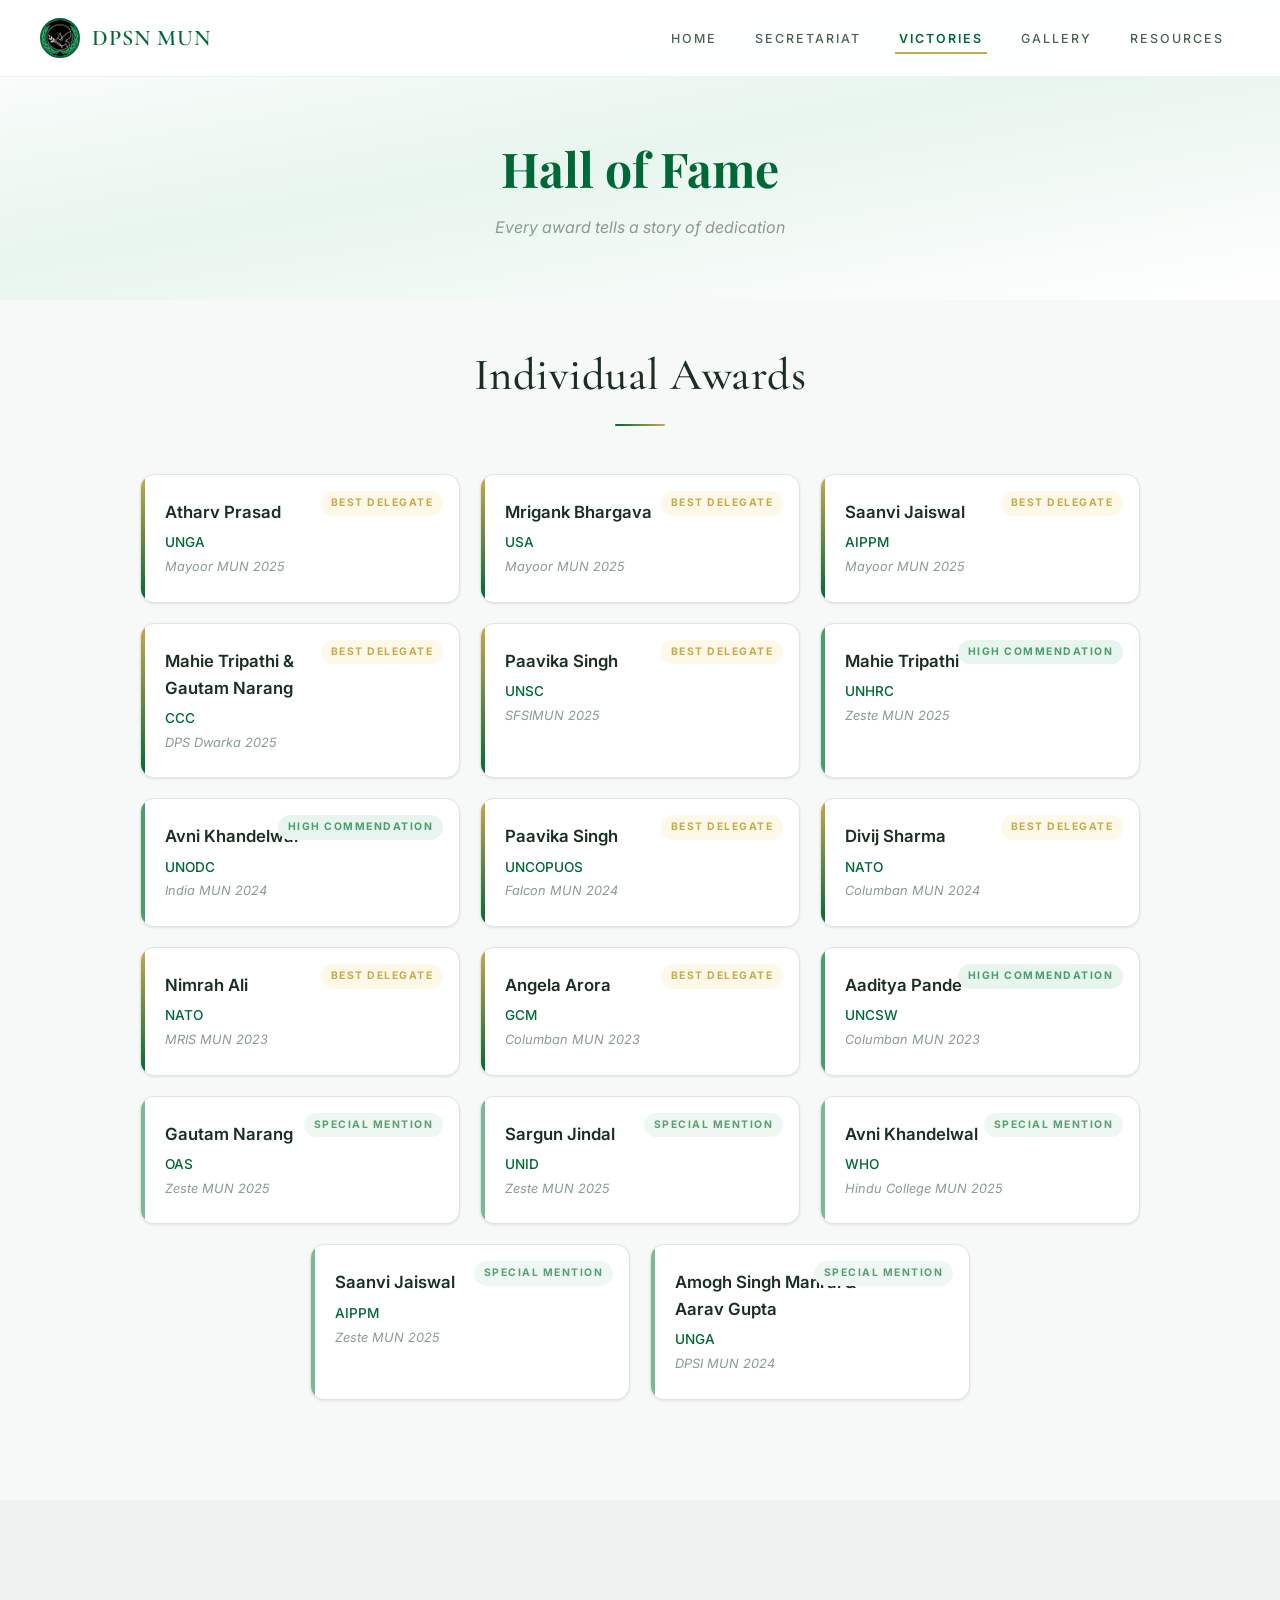
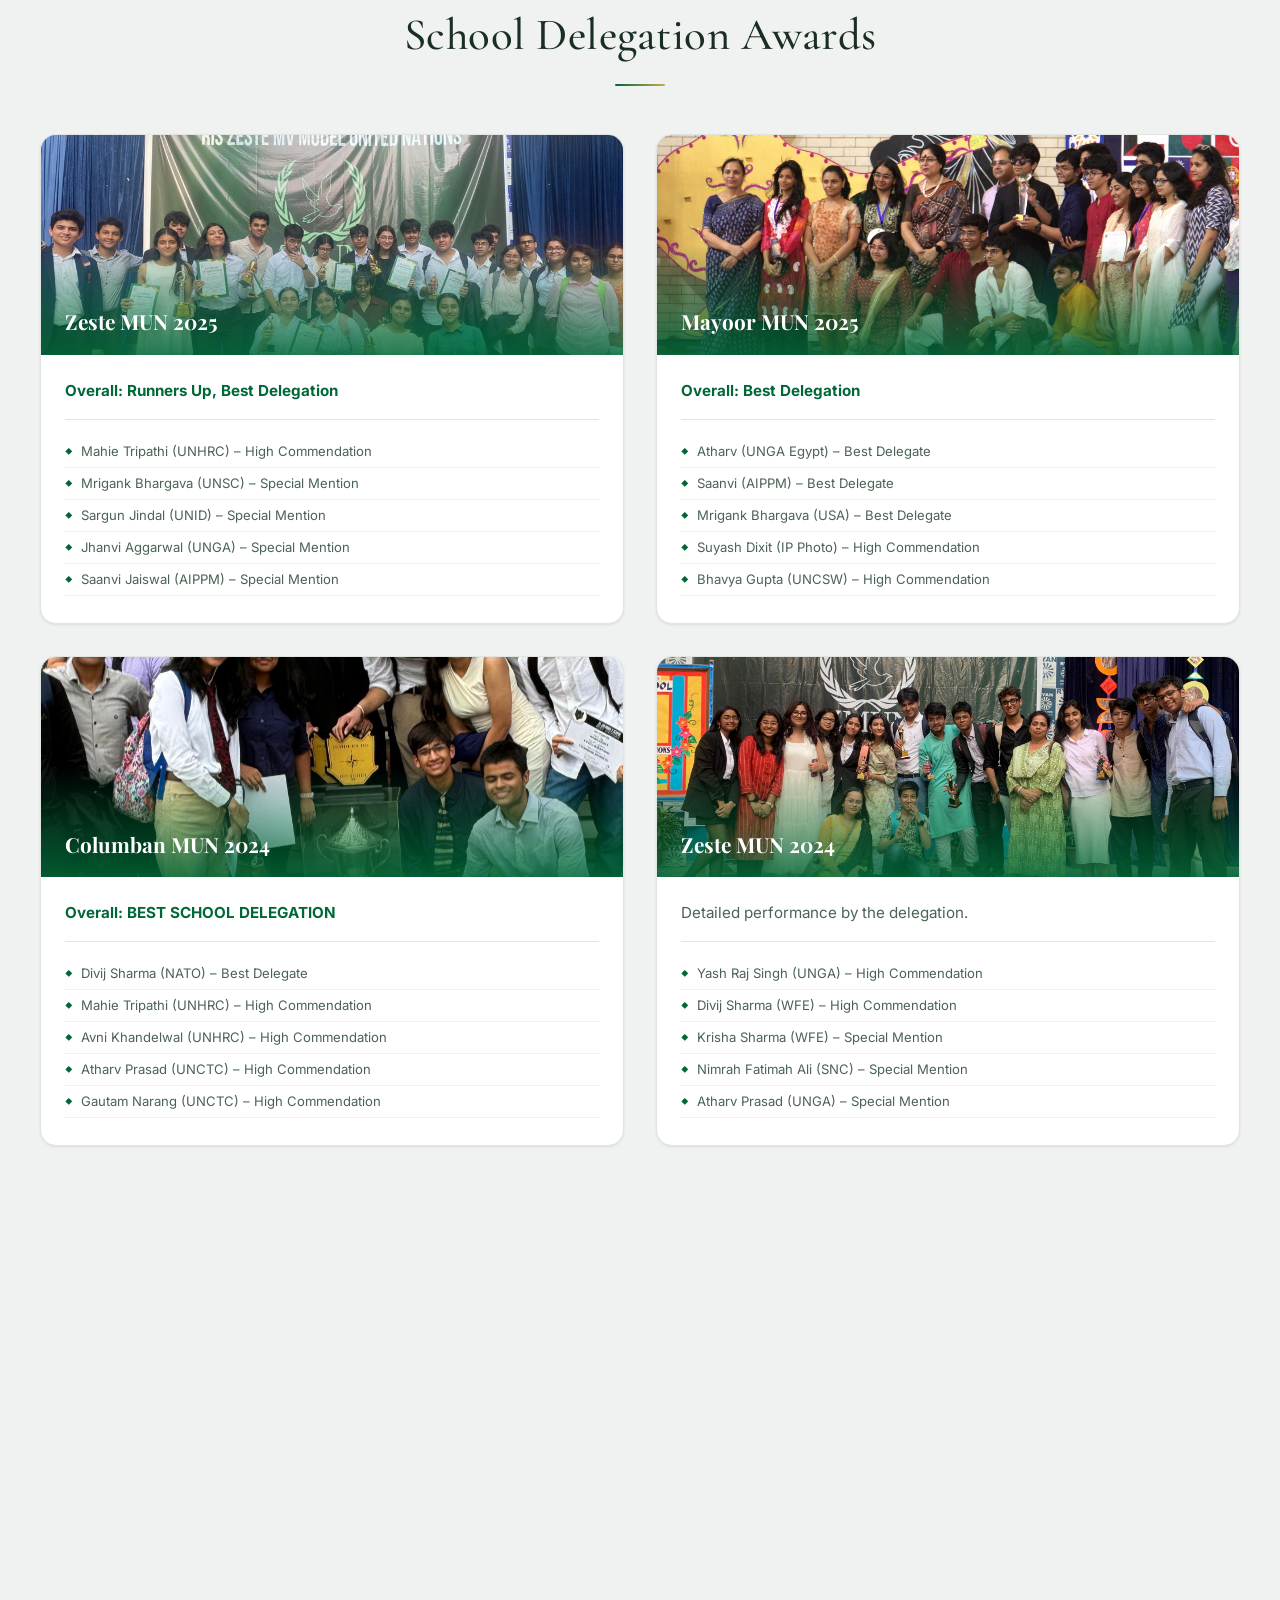
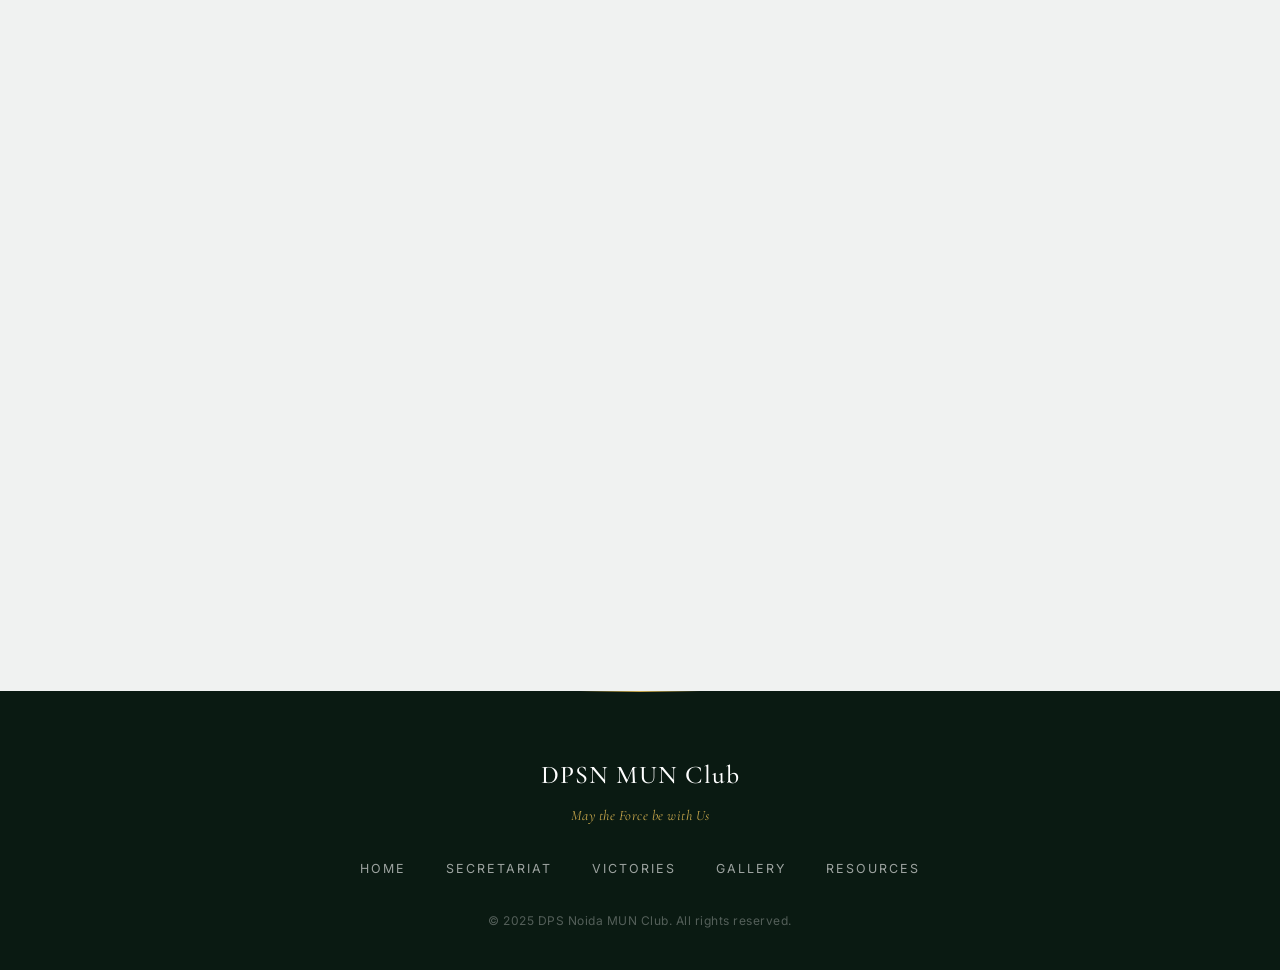
<file: victories.html>
<!DOCTYPE html>
<html lang="en">

<head>
    <meta charset="UTF-8">
    <meta name="viewport" content="width=device-width, initial-scale=1.0">
    <title>Victories — DPS Noida MUN Club</title>
    <meta name="description" content="Hall of fame and delegation victories of the DPS Noida MUN Club.">
    <link rel="stylesheet" href="styles.css">
    <style>
        .page-header {
            padding: 130px 2rem 60px 2rem;
            text-align: center;
            background: linear-gradient(170deg, #fff 0%, var(--dps-green-pale) 50%, #fff 100%);
        }

        .page-header h1 {
            font-family: var(--font-display);
            font-size: 3rem;
            font-weight: 700;
            color: var(--dps-green);
        }

        .page-header p {
            color: var(--text-muted);
            font-style: italic;
            margin-top: 0.5rem;
        }

        /* === AWARDS === */
        .awards-grid {
            display: flex;
            flex-wrap: wrap;
            justify-content: center;
            gap: 1.25rem;
            max-width: 1200px;
            margin: 0 auto;
        }

        .award-card {
            flex: 0 1 320px;
            max-width: 380px;
            background: var(--bg-white);
            border: 1px solid var(--border-light);
            border-radius: 14px;
            padding: 1.5rem;
            position: relative;
            overflow: hidden;
            transition: var(--transition);
            box-shadow: var(--shadow-sm);
        }

        .award-card::before {
            content: '';
            position: absolute;
            top: 0;
            left: 0;
            bottom: 0;
            width: 4px;
            border-radius: 4px 0 0 4px;
        }

        .award-card:hover {
            transform: translateY(-3px);
            box-shadow: var(--shadow-md);
            border-color: var(--border-medium);
        }

        /* Award tiers — all green-toned */
        .award-best::before {
            background: linear-gradient(to bottom, var(--gold, #b8860b), var(--dps-green));
        }

        .award-hc::before {
            background: #4a9e6e;
        }

        .award-sm::before {
            background: #7bb89a;
        }

        .award-vm::before {
            background: #a8d4bc;
        }

        .award-badge {
            position: absolute;
            top: 1rem;
            right: 1rem;
            font-size: 0.65rem;
            font-weight: 700;
            text-transform: uppercase;
            letter-spacing: 1.5px;
            padding: 4px 10px;
            border-radius: 50px;
        }

        .award-best .award-badge {
            background: #fef8e8;
            color: var(--gold, #b8860b);
        }

        .award-hc .award-badge {
            background: #e8f5ee;
            color: #4a9e6e;
        }

        .award-sm .award-badge {
            background: #eef7f2;
            color: #5a9e75;
        }

        .award-vm .award-badge {
            background: #f0f5f2;
            color: var(--text-muted);
        }

        .award-name {
            font-weight: 600;
            font-size: 1.05rem;
            color: var(--text-primary);
            margin-bottom: 0.4rem;
            padding-right: 80px;
        }

        .award-detail {
            color: var(--dps-green);
            font-size: 0.85rem;
            font-weight: 500;
            margin-bottom: 0.2rem;
        }

        .award-conference {
            color: var(--text-muted);
            font-size: 0.8rem;
            font-style: italic;
        }

        /* === EVENTS === */
        .events-grid {
            display: flex;
            flex-wrap: wrap;
            justify-content: center;
            gap: 2rem;
            max-width: 1200px;
            margin: 0 auto;
        }

        .event-card {
            flex: 1 1 450px;
            background: var(--bg-white);
            border: 1px solid var(--border-light);
            border-radius: 16px;
            overflow: hidden;
            transition: var(--transition);
            box-shadow: var(--shadow-sm);
        }

        .event-card:hover {
            border-color: var(--dps-green);
            transform: translateY(-4px);
            box-shadow: var(--shadow-lg);
        }

        .event-img-wrapper {
            position: relative;
            height: 220px;
            overflow: hidden;
        }

        .event-img-wrapper img {
            width: 100%;
            height: 100%;
            object-fit: cover;
            transition: transform 0.5s ease;
        }

        .event-card:hover .event-img-wrapper img {
            transform: scale(1.04);
        }

        .event-img-wrapper::after {
            content: '';
            position: absolute;
            inset: 0;
            background: linear-gradient(to top, rgba(0, 104, 55, 0.85) 0%, transparent 50%);
        }

        .event-title-overlay {
            position: absolute;
            bottom: 1rem;
            left: 1.5rem;
            z-index: 1;
            font-family: var(--font-display);
            font-size: 1.3rem;
            font-weight: 700;
            color: #fff;
        }

        .event-body {
            padding: 1.5rem;
        }

        .event-result {
            font-size: 0.95rem;
            margin-bottom: 1rem;
            color: var(--text-secondary);
        }

        .event-result strong {
            color: var(--dps-green);
        }

        .event-awards-list {
            list-style: none;
            padding: 0;
            max-height: 180px;
            overflow-y: auto;
            border-top: 1px solid var(--border-light);
            padding-top: 1rem;
        }

        .event-awards-list li {
            padding: 5px 0;
            font-size: 0.82rem;
            color: var(--text-secondary);
            border-bottom: 1px solid var(--bg-light-grey);
            display: flex;
            align-items: center;
            gap: 8px;
        }

        .event-awards-list li::before {
            content: '◆';
            color: var(--dps-green);
            font-size: 0.45rem;
            flex-shrink: 0;
        }

        .event-awards-list::-webkit-scrollbar {
            width: 4px;
        }

        .event-awards-list::-webkit-scrollbar-thumb {
            background: rgba(0, 104, 55, 0.2);
            border-radius: 2px;
        }

        @media (max-width: 768px) {
            .page-header {
                padding: 100px 1rem 40px 1rem;
            }

            .page-header h1 {
                font-size: 2rem;
            }

            .page-header p {
                font-size: 0.85rem;
            }

            .award-card {
                flex: 1 1 100%;
                padding: 1.25rem;
            }

            .award-name {
                font-size: 0.95rem;
                padding-right: 70px;
            }

            .award-badge {
                font-size: 0.6rem;
                padding: 3px 8px;
            }

            .award-detail {
                font-size: 0.8rem;
            }

            .award-conference {
                font-size: 0.75rem;
            }

            .event-card {
                flex: 1 1 100%;
            }

            .event-img-wrapper {
                height: 180px;
            }

            .event-title-overlay {
                font-size: 1.1rem;
            }

            .event-body {
                padding: 1.25rem;
            }

            .event-result {
                font-size: 0.88rem;
            }

            .event-awards-list {
                max-height: 160px;
            }

            .event-awards-list li {
                font-size: 0.78rem;
            }
        }

        @media (max-width: 480px) {
            .page-header {
                padding: 90px 0.75rem 30px 0.75rem;
            }

            .page-header h1 {
                font-size: 1.6rem;
            }

            .event-img-wrapper {
                height: 150px;
            }

            .event-title-overlay {
                font-size: 1rem;
                left: 1rem;
            }

            .event-body {
                padding: 1rem;
            }

            .award-card {
                padding: 1rem;
                border-radius: 10px;
            }

            .award-name {
                font-size: 0.9rem;
            }
        }
    </style>
</head>

<body>

    <nav>
        <div class="nav-container">
            <a href="index.html" class="nav-logo">
                <img src="MUN_Logo.jpeg" alt="Logo"> DPSN MUN
            </a>
            <div class="menu-toggle" onclick="toggleMenu()">&#9776;</div>
            <ul class="nav-links" id="navLinks">
                <li><a href="index.html">Home</a></li>
                <li><a href="members.html">Secretariat</a></li>
                <li><a href="victories.html" class="active">Victories</a></li>
                <li><a href="gallery.html">Gallery</a></li>
                <li><a href="resources.html">Resources</a></li>
            </ul>
        </div>
    </nav>

    <div class="page-header">
        <h1>Hall of Fame</h1>
        <p>Every award tells a story of dedication</p>
    </div>

    <section class="section" style="padding-top: 40px;">
        <h2 class="section-title reveal">Individual Awards</h2>
        <div class="section-divider reveal"></div>
        <div class="awards-grid" id="individual-root"></div>
    </section>

    <section class="section"
        style="background: var(--bg-light-grey); max-width: 100%; padding-left: 2rem; padding-right: 2rem;">
        <div style="max-width: 1200px; margin: 0 auto;">
            <h2 class="section-title reveal">School Delegation Awards</h2>
            <div class="section-divider reveal"></div>
            <div class="events-grid" id="events-root"></div>
        </div>
    </section>

    <footer>
        <div class="footer-content">
            <div class="footer-logo">DPSN MUN Club</div>
            <div class="footer-tagline">May the Force be with Us</div>
            <div class="footer-links">
                <a href="index.html">Home</a>
                <a href="members.html">Secretariat</a>
                <a href="victories.html">Victories</a>
                <a href="gallery.html">Gallery</a>
                <a href="resources.html">Resources</a>
            </div>
            <div class="footer-copy">&copy; 2025 DPS Noida MUN Club. All rights reserved.</div>
        </div>
    </footer>

    <script>
        function toggleMenu() { document.getElementById('navLinks').classList.toggle('active'); }

        const individualAwardsDatabase = [
            { name: "Atharv Prasad", award: "Best Delegate", committee: "UNGA", conference: "Mayoor MUN 2025" },
            { name: "Mrigank Bhargava", award: "Best Delegate", committee: "USA", conference: "Mayoor MUN 2025" },
            { name: "Saanvi Jaiswal", award: "Best Delegate", committee: "AIPPM", conference: "Mayoor MUN 2025" },
            { name: "Mahie Tripathi & Gautam Narang", award: "Best Delegate", committee: "CCC", conference: "DPS Dwarka 2025" },
            { name: "Paavika Singh", award: "Best Delegate", committee: "UNSC", conference: "SFSIMUN 2025" },
            { name: "Mahie Tripathi", award: "High Commendation", committee: "UNHRC", conference: "Zeste MUN 2025" },
            { name: "Avni Khandelwal", award: "High Commendation", committee: "UNODC", conference: "India MUN 2024" },
            { name: "Paavika Singh", award: "Best Delegate", committee: "UNCOPUOS", conference: "Falcon MUN 2024" },
            { name: "Divij Sharma", award: "Best Delegate", committee: "NATO", conference: "Columban MUN 2024" },
            { name: "Nimrah Ali", award: "Best Delegate", committee: "NATO", conference: "MRIS MUN 2023" },
            { name: "Angela Arora", award: "Best Delegate", committee: "GCM", conference: "Columban MUN 2023" },
            { name: "Aaditya Pande", award: "High Commendation", committee: "UNCSW", conference: "Columban MUN 2023" },
            { name: "Gautam Narang", award: "Special Mention", committee: "OAS", conference: "Zeste MUN 2025" },
            { name: "Sargun Jindal", award: "Special Mention", committee: "UNID", conference: "Zeste MUN 2025" },
            { name: "Avni Khandelwal", award: "Special Mention", committee: "WHO", conference: "Hindu College MUN 2025" },
            { name: "Saanvi Jaiswal", award: "Special Mention", committee: "AIPPM", conference: "Zeste MUN 2025" },
            { name: "Amogh Singh Manral & Aarav Gupta", award: "Special Mention", committee: "UNGA", conference: "DPSI MUN 2024" }
        ];

        function getAwardClass(award) {
            const a = award.toLowerCase();
            if (a.includes('best')) return 'award-best';
            if (a.includes('high')) return 'award-hc';
            if (a.includes('special')) return 'award-sm';
            return 'award-vm';
        }

        const indRoot = document.getElementById('individual-root');
        individualAwardsDatabase.forEach((a, i) => {
            const cls = getAwardClass(a.award);
            const card = document.createElement('div');
            card.className = `award-card ${cls} reveal`;
            card.style.transitionDelay = (i * 0.04) + 's';
            card.innerHTML = `
                <div class="award-badge">${a.award}</div>
                <div class="award-name">${a.name}</div>
                <div class="award-detail">${a.committee}</div>
                <div class="award-conference">${a.conference}</div>`;
            indRoot.appendChild(card);
        });

        const eventsDatabase = [
            {
                title: "Zeste MUN 2025", image: "ZESTE25_MUN.jpeg",
                description: "<strong>Overall: Runners Up, Best Delegation</strong>",
                awards: ["Mahie Tripathi (UNHRC) – High Commendation", "Mrigank Bhargava (UNSC) – Special Mention", "Sargun Jindal (UNID) – Special Mention", "Jhanvi Aggarwal (UNGA) – Special Mention", "Saanvi Jaiswal (AIPPM) – Special Mention", "Avni Khandelwal (PBC) – Special Mention", "Adrija Mukherjee (UNHRC) – Special Mention", "Gautam Narang (OAS) – Special Mention", "Atharv Prasad (OAS) – Special Mention", "Arni Jugran (UNCB) – Special Mention", "Adamya Sharma (PBC) – Special Mention"]
            },
            {
                title: "Mayoor MUN 2025", image: "Mayoor_MUN.jpeg",
                description: "<strong>Overall: Best Delegation</strong>",
                awards: ["Atharv (UNGA Egypt) – Best Delegate", "Saanvi (AIPPM) – Best Delegate", "Mrigank Bhargava (USA) – Best Delegate", "Suyash Dixit (IP Photo) – High Commendation", "Bhavya Gupta (UNCSW) – High Commendation", "Akshra Kapoor (UNGA) – Verbal Mention", "Janhvi Aggarwal (CBI) – Verbal Mention", "Shloke Kalra (UK) – Verbal Mention", "Paksh Puri (UNGA Indonesia) – Verbal Mention", "Vikramaditya Tyagi (UNSC UK) – Verbal Mention"]
            },
            {
                title: "Columban MUN 2024", image: "Columban24.jpeg",
                description: "<strong>Overall: BEST SCHOOL DELEGATION</strong>",
                awards: ["Divij Sharma (NATO) – Best Delegate", "Mahie Tripathi (UNHRC) – High Commendation", "Avni Khandelwal (UNHRC) – High Commendation", "Atharv Prasad (UNCTC) – High Commendation", "Gautam Narang (UNCTC) – High Commendation", "Nimrah Ali (NATO) – High Commendation", "Paavika Singh (UNHRC) – Special Mention", "Sargun Jindal (UNHRC) – Special Mention", "Aarav Gupta (UNCTC) – Special Mention", "Amogh Singh (UNCTC) – Special Mention", "Aadvik Tyagi (UNCTC) – Special Mention", "Yash Raj Singh (UNCTC) – Special Mention", "Aaditya Pande (UNCSW) – Special Mention", "Siya Agarwal (UNCSW) – Special Mention", "Mrigank Bhargawa (Janta Sansad) – Special Mention", "Kenisha Tyagi (UNHRC) – Verbal Mention", "Arni Jugaran (UNHRC) – Verbal Mention"]
            },
            {
                title: "Zeste MUN 2024", image: "Zeste24.jpg",
                description: "Detailed performance by the delegation.",
                awards: ["Yash Raj Singh (UNGA) – High Commendation", "Divij Sharma (WFE) – High Commendation", "Krisha Sharma (WFE) – Special Mention", "Nimrah Fatimah Ali (SNC) – Special Mention", "Atharv Prasad (UNGA) – Special Mention", "Arni Jugran (SCC) – Honourable Mention", "Maulik Soni (UNHRC) – Honourable Mention"]
            },
            {
                title: "MRIS MUN 2023", image: "MRIS_MUN23.jpg",
                description: "Strong showing by the junior team.",
                awards: ["Nimrah Ali - Best Delegate", "Anveesha Pradeep - Best Journalist", "Paavika Singh - High Commendation", "Krisha Sharma – Special Mention", "Aadvik Tyagi - Special Mention", "Digisha Garg – Special Mention", "Sargun Jindal - Special Mention", "Mahie Tripathi - Special Mention", "Avni Khandelwal - Special Mention", "Divij Sharma - Verbal Mention", "Jahnvi Aggarwal - Verbal Mention", "Amogh Singh Manral - Verbal Mention", "Siddhart Joshi - Verbal Mention"]
            },
            {
                title: "Novices MUN 2023", image: "Novices23.jpg",
                description: "Strong showing by the junior team.",
                awards: ["Aaditya Pande – Special Mention", "Divij Sharma – Honourable Mention", "Mrigank Bhargava – Honourable Mention", "Paavika Singh – Honourable Mention", "Siya Agarwal – Honourable Mention", "Jahnvi Aggarwal – Honourable Mention", "Advaita Tyagi – Honourable Mention"]
            },
            {
                title: "Columban MUN 2023", image: "Columban23.jpg",
                description: "Delegation performance.",
                awards: ["Angela (GCM) – Best Delegate", "Aaditya Pandey (UNCSW) – High Commendation", "Kriti (UNGA) – Special Mention", "Atharva (UNGA) – Special Mention", "Mehr (NATO) – Special Mention", "Akshaddha (NATO) – Special Mention", "Jhanvi (NATO) – Special Mention", "Dev (NATO) – Special Mention", "Paavika (GCM) – Verbal Mention", "Rida (UNGA) – Honourable Mention", "Siya (GCM) – Honourable Mention"]
            }
        ];

        const eventsRoot = document.getElementById('events-root');
        eventsDatabase.forEach((e, i) => {
            let listHTML = '';
            if (e.awards && e.awards.length > 0) {
                listHTML = '<ul class="event-awards-list">';
                e.awards.forEach(aw => listHTML += `<li>${aw}</li>`);
                listHTML += '</ul>';
            }
            const card = document.createElement('div');
            card.className = 'event-card reveal';
            card.style.transitionDelay = (i * 0.08) + 's';
            card.innerHTML = `
                <div class="event-img-wrapper">
                    <img src="${e.image}" alt="${e.title}" loading="lazy">
                    <div class="event-title-overlay">${e.title}</div>
                </div>
                <div class="event-body">
                    <div class="event-result">${e.description}</div>
                    ${listHTML}
                </div>`;
            eventsRoot.appendChild(card);
        });

        const observer = new IntersectionObserver((entries) => {
            entries.forEach(entry => { if (entry.isIntersecting) entry.target.classList.add('visible'); });
        }, { threshold: 0.1 });
        document.querySelectorAll('.reveal').forEach(el => observer.observe(el));
    </script>
</body>

</html>
</file>
<file: styles.css>
/* ============================================
   DPS Noida MUN Club — Shared Design System
   White & Green Regal Theme
   ============================================ */

@import url('https://fonts.googleapis.com/css2?family=Inter:wght@300;400;500;600;700;800;900&family=Playfair+Display:ital,wght@0,400;0,600;0,700;1,400;1,600&family=Cormorant+Garamond:ital,wght@0,400;0,500;0,600;0,700;1,400;1,500&display=swap');

/* --- CSS VARIABLES --- */
:root {
    --dps-green: #006837;
    --dps-green-light: #00894a;
    --dps-green-pale: #e8f5ee;
    --dps-green-glow: rgba(0, 104, 55, 0.15);
    --bg-white: #ffffff;
    --bg-off-white: #f7f9f8;
    --bg-light-grey: #f0f2f1;
    --bg-card: #ffffff;
    --border-light: #e0e5e2;
    --border-medium: #ccd5cf;
    --text-primary: #1a2e22;
    --text-secondary: #4a6353;
    --text-muted: #8a9b90;
    --accent: var(--dps-green);
    --gold: #c9a84c;
    --gold-light: #e0c97a;
    --gold-dark: #a68a3a;
    --silver: #6b7b73;
    --bronze: #8b6914;
    --dark-bg: #0a1a12;
    --dark-bg-lighter: #122a1c;
    --dark-surface: rgba(18, 42, 28, 0.85);
    --font-body: 'Inter', sans-serif;
    --font-display: 'Playfair Display', serif;
    --font-editorial: 'Cormorant Garamond', serif;
    --transition: 0.3s cubic-bezier(0.4, 0, 0.2, 1);
    --transition-slow: 0.5s cubic-bezier(0.4, 0, 0.2, 1);
    --shadow-sm: 0 1px 3px rgba(0, 40, 20, 0.06), 0 1px 2px rgba(0, 40, 20, 0.04);
    --shadow-md: 0 4px 16px rgba(0, 40, 20, 0.08);
    --shadow-lg: 0 8px 30px rgba(0, 40, 20, 0.1);
    --shadow-dramatic: 0 20px 60px rgba(0, 20, 10, 0.2);
}

/* --- RESET & BASE --- */
*,
*::before,
*::after {
    box-sizing: border-box;
    margin: 0;
    padding: 0;
}

html {
    scroll-behavior: smooth;
}

body {
    font-family: var(--font-body);
    background: var(--bg-off-white);
    color: var(--text-primary);
    line-height: 1.6;
    overflow-x: hidden;
    -webkit-font-smoothing: antialiased;
}

/* --- NAVIGATION --- */
nav {
    position: fixed;
    top: 0;
    left: 0;
    right: 0;
    z-index: 1000;
    background: rgba(255, 255, 255, 0.95);
    backdrop-filter: blur(24px) saturate(180%);
    -webkit-backdrop-filter: blur(24px) saturate(180%);
    border-bottom: 1px solid rgba(0, 104, 55, 0.08);
    padding: 0 2.5rem;
    transition: background 0.4s ease, backdrop-filter 0.4s ease, border-color 0.4s ease;
}

nav.nav-transparent {
    background: transparent;
    backdrop-filter: blur(0px);
    -webkit-backdrop-filter: blur(0px);
    border-bottom: 1px solid transparent;
}

nav.nav-transparent .nav-logo {
    color: #fff;
}

nav.nav-transparent .nav-links a {
    color: rgba(255, 255, 255, 0.85);
}

nav.nav-transparent .nav-links a:hover,
nav.nav-transparent .nav-links a.active {
    color: var(--gold);
}

.nav-container {
    display: flex;
    justify-content: space-between;
    align-items: center;
    max-width: 1200px;
    margin: 0 auto;
    height: 76px;
}

.nav-logo {
    font-family: var(--font-editorial);
    color: var(--dps-green);
    font-weight: 600;
    font-size: 1.4rem;
    text-decoration: none;
    letter-spacing: 1px;
    display: flex;
    align-items: center;
    gap: 12px;
}

.nav-logo img {
    width: 40px;
    height: 40px;
    border-radius: 50%;
    object-fit: cover;
    border: 2px solid var(--dps-green);
}

.nav-links {
    list-style: none;
    display: flex;
    gap: 6px;
}

.nav-links a {
    color: var(--text-secondary);
    text-decoration: none;
    font-size: 0.78rem;
    font-weight: 500;
    text-transform: uppercase;
    letter-spacing: 2px;
    padding: 8px 4px;
    margin: 0 12px;
    border-radius: 0;
    transition: var(--transition);
    position: relative;
}

.nav-links a::after {
    content: '';
    position: absolute;
    bottom: 0;
    left: 0;
    width: 0;
    height: 2px;
    background: var(--dps-green);
    transition: var(--transition);
}

.nav-links a:hover {
    color: var(--dps-green);
    background: transparent;
}

.nav-links a:hover::after {
    width: 100%;
}

.nav-links a.active {
    color: var(--dps-green);
    background: transparent;
    font-weight: 600;
}

.nav-links a.active::after {
    width: 100%;
    background: var(--gold);
    height: 2px;
}

/* Hamburger */
.menu-toggle {
    display: none;
    color: var(--dps-green);
    font-size: 1.5rem;
    cursor: pointer;
    width: 40px;
    height: 40px;
    border-radius: 8px;
    border: 1px solid var(--border-light);
    background: var(--bg-white);
    justify-content: center;
    align-items: center;
    transition: var(--transition);
}

.menu-toggle:hover {
    border-color: var(--dps-green);
    background: var(--dps-green-pale);
}

/* --- SECTION DEFAULTS --- */
.section {
    padding: 100px 2rem;
    max-width: 1200px;
    margin: 0 auto;
}

.section-title {
    font-family: var(--font-editorial);
    font-size: 2.8rem;
    font-weight: 500;
    text-align: center;
    margin-bottom: 0.75rem;
    color: var(--text-primary);
    letter-spacing: 0.5px;
}

.section-subtitle {
    text-align: center;
    color: var(--text-muted);
    font-size: 1rem;
    margin-bottom: 2.5rem;
    font-weight: 300;
    letter-spacing: 0.3px;
}

.section-divider {
    width: 50px;
    height: 2px;
    background: linear-gradient(90deg, var(--dps-green), var(--gold));
    margin: 0 auto 3rem auto;
    border-radius: 2px;
}

/* --- FOOTER --- */
footer {
    background: var(--dark-bg);
    color: #fff;
    padding: 4rem 2rem 2.5rem;
    text-align: center;
    position: relative;
}

footer::before {
    content: '';
    position: absolute;
    top: 0;
    left: 50%;
    transform: translateX(-50%);
    width: 120px;
    height: 1px;
    background: linear-gradient(90deg, transparent, var(--gold), transparent);
}

.footer-content {
    max-width: 1200px;
    margin: 0 auto;
}

.footer-logo {
    font-family: var(--font-editorial);
    font-size: 1.6rem;
    font-weight: 500;
    margin-bottom: 0.5rem;
    letter-spacing: 1px;
}

.footer-tagline {
    color: var(--gold);
    font-size: 0.9rem;
    font-style: italic;
    margin-bottom: 2rem;
    font-family: var(--font-editorial);
    letter-spacing: 0.5px;
}

.footer-links {
    display: flex;
    justify-content: center;
    gap: 2.5rem;
    margin-bottom: 2rem;
    flex-wrap: wrap;
}

.footer-links a {
    color: rgba(255, 255, 255, 0.6);
    text-decoration: none;
    font-size: 0.78rem;
    text-transform: uppercase;
    letter-spacing: 2px;
    transition: var(--transition);
}

.footer-links a:hover {
    color: var(--gold);
}

.footer-copy {
    color: rgba(255, 255, 255, 0.3);
    font-size: 0.75rem;
    letter-spacing: 0.5px;
}

/* --- SCROLL REVEAL ANIMATION --- */
.reveal {
    opacity: 0;
    transform: translateY(30px) scale(0.98);
    transition: opacity 0.8s cubic-bezier(0.16, 1, 0.3, 1), transform 0.8s cubic-bezier(0.16, 1, 0.3, 1);
}

.reveal.visible {
    opacity: 1;
    transform: translateY(0) scale(1);
}

.reveal-left {
    opacity: 0;
    transform: translateX(-40px);
    transition: opacity 0.8s cubic-bezier(0.16, 1, 0.3, 1), transform 0.8s cubic-bezier(0.16, 1, 0.3, 1);
}

.reveal-left.visible {
    opacity: 1;
    transform: translateX(0);
}

.reveal-right {
    opacity: 0;
    transform: translateX(40px);
    transition: opacity 0.8s cubic-bezier(0.16, 1, 0.3, 1), transform 0.8s cubic-bezier(0.16, 1, 0.3, 1);
}

.reveal-right.visible {
    opacity: 1;
    transform: translateX(0);
}

/* --- RESPONSIVE --- */
@media (max-width: 768px) {
    nav {
        padding: 0 1rem;
    }

    .nav-container {
        height: 60px;
    }

    .menu-toggle {
        display: flex;
    }

    .nav-links {
        display: none;
        flex-direction: column;
        position: absolute;
        top: 60px;
        left: 0;
        right: 0;
        background: rgba(255, 255, 255, 0.97);
        backdrop-filter: blur(20px);
        border-bottom: 1px solid var(--border-light);
        padding: 0.5rem 1rem;
        gap: 2px;
        box-shadow: var(--shadow-lg);
    }

    .nav-links.active {
        display: flex;
    }

    .nav-links a {
        padding: 10px 16px;
        text-align: center;
        font-size: 0.82rem;
    }

    .section {
        padding: 40px 1rem;
    }

    .section-title {
        font-size: 1.6rem;
    }

    .section-subtitle {
        font-size: 0.9rem;
        margin-bottom: 1.5rem;
    }

    .section-divider {
        margin-bottom: 1.5rem;
    }

    footer {
        padding: 2rem 1rem;
    }

    .footer-logo {
        font-size: 1.2rem;
    }

    .footer-links {
        gap: 1rem;
    }

    .footer-links a {
        font-size: 0.8rem;
    }
}

@media (max-width: 480px) {
    .section {
        padding: 30px 0.75rem;
    }

    .section-title {
        font-size: 1.4rem;
    }

    .nav-logo {
        font-size: 1.1rem;
    }

    .nav-logo img {
        width: 32px;
        height: 32px;
    }
}

/* --- UTILITY --- */
.text-green {
    color: var(--dps-green);
}

.font-display {
    font-family: var(--font-display);
}
</file>
